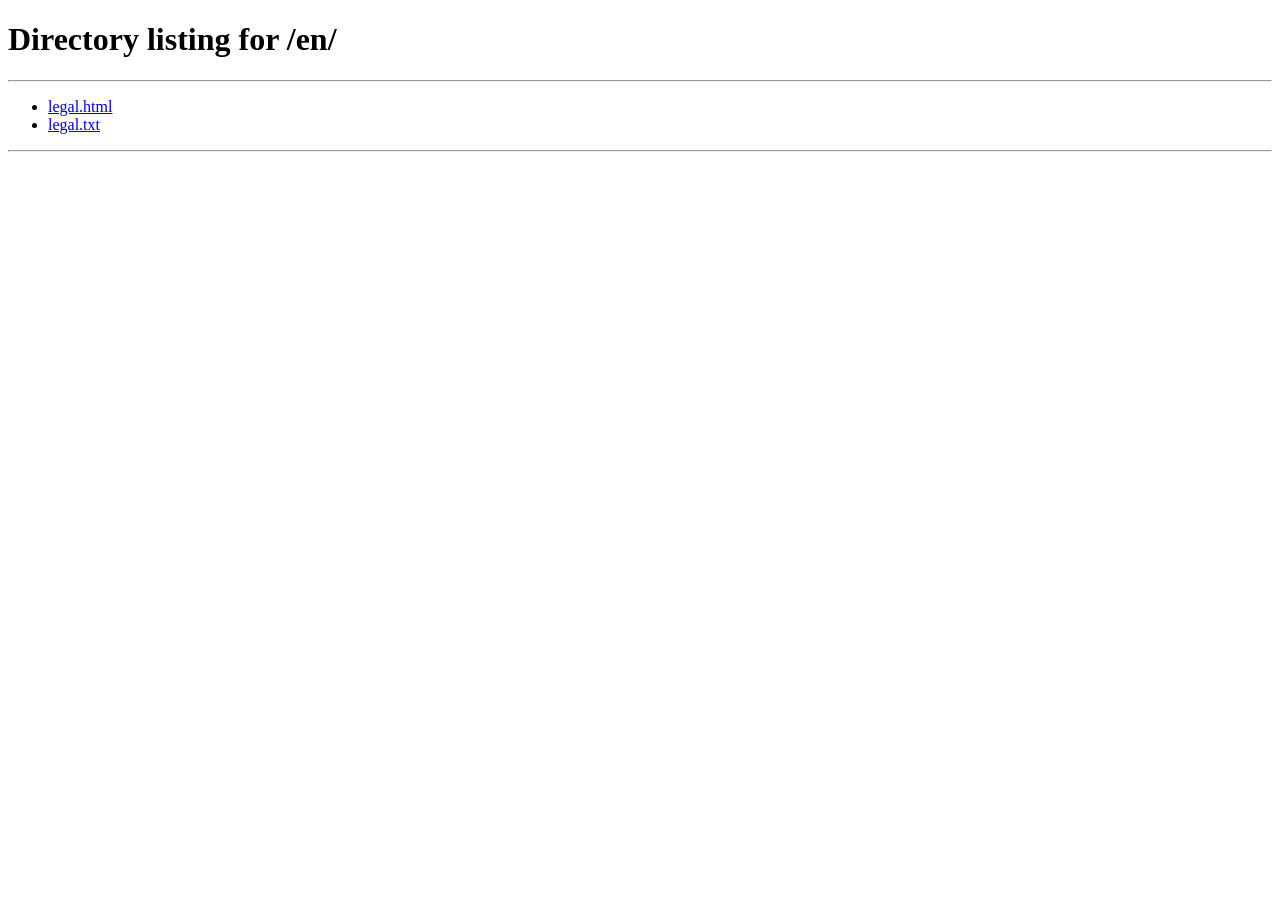
<file: index.html>
<!DOCTYPE html><!--ZIBlwxKakRhrOqynDueOf--><html lang="en" class="__variable_7a34d3 __variable_3eb911 __variable_ecea63"><head><meta charSet="utf-8"/><meta name="viewport" content="width=device-width, initial-scale=1"/><link rel="stylesheet" href="/_next/static/css/e1515af699dd4fcb.css" data-precedence="next"/><link rel="preload" as="script" fetchPriority="low" href="/_next/static/chunks/webpack-2e5c330df83643df.js"/><script src="/_next/static/chunks/4bd1b696-c023c6e3521b1417.js" async=""></script><script src="/_next/static/chunks/255-d47fd57964443afe.js" async=""></script><script src="/_next/static/chunks/main-app-be9add86b44972e7.js" async=""></script><script src="/_next/static/chunks/app/page-2cdd7f59476e1385.js" async=""></script><title>Moritz Thiel - Physicist, Builder, Fixer of things</title><meta name="description" content="Personal portfolio of Moritz Thiel"/><script src="/_next/static/chunks/polyfills-42372ed130431b0a.js" noModule=""></script></head><body class="relative"><div hidden=""><!--$--><!--/$--></div><div class="min-h-screen flex items-center justify-center"><p class="text-lg text-gray-600">Redirecting...</p></div><!--$--><!--/$--><script src="/_next/static/chunks/webpack-2e5c330df83643df.js" id="_R_" async=""></script><script>(self.__next_f=self.__next_f||[]).push([0])</script><script>self.__next_f.push([1,"1:\"$Sreact.fragment\"\n2:I[9766,[],\"\"]\n3:I[8924,[],\"\"]\n4:I[1959,[],\"ClientPageRoot\"]\n5:I[7322,[\"974\",\"static/chunks/app/page-2cdd7f59476e1385.js\"],\"default\"]\n8:I[4431,[],\"OutletBoundary\"]\na:I[5278,[],\"AsyncMetadataOutlet\"]\nc:I[4431,[],\"ViewportBoundary\"]\ne:I[4431,[],\"MetadataBoundary\"]\nf:\"$Sreact.suspense\"\n11:I[7150,[],\"\"]\n:HL[\"/_next/static/css/e1515af699dd4fcb.css\",\"style\"]\n"])</script><script>self.__next_f.push([1,"0:{\"P\":null,\"b\":\"ZIBlwxKakRhrOqynDueOf\",\"p\":\"\",\"c\":[\"\",\"\"],\"i\":false,\"f\":[[[\"\",{\"children\":[\"__PAGE__\",{}]},\"$undefined\",\"$undefined\",true],[\"\",[\"$\",\"$1\",\"c\",{\"children\":[[[\"$\",\"link\",\"0\",{\"rel\":\"stylesheet\",\"href\":\"/_next/static/css/e1515af699dd4fcb.css\",\"precedence\":\"next\",\"crossOrigin\":\"$undefined\",\"nonce\":\"$undefined\"}]],[\"$\",\"html\",null,{\"lang\":\"en\",\"className\":\"__variable_7a34d3 __variable_3eb911 __variable_ecea63\",\"children\":[\"$\",\"body\",null,{\"className\":\"relative\",\"children\":[\"$\",\"$L2\",null,{\"parallelRouterKey\":\"children\",\"error\":\"$undefined\",\"errorStyles\":\"$undefined\",\"errorScripts\":\"$undefined\",\"template\":[\"$\",\"$L3\",null,{}],\"templateStyles\":\"$undefined\",\"templateScripts\":\"$undefined\",\"notFound\":[[[\"$\",\"title\",null,{\"children\":\"404: This page could not be found.\"}],[\"$\",\"div\",null,{\"style\":{\"fontFamily\":\"system-ui,\\\"Segoe UI\\\",Roboto,Helvetica,Arial,sans-serif,\\\"Apple Color Emoji\\\",\\\"Segoe UI Emoji\\\"\",\"height\":\"100vh\",\"textAlign\":\"center\",\"display\":\"flex\",\"flexDirection\":\"column\",\"alignItems\":\"center\",\"justifyContent\":\"center\"},\"children\":[\"$\",\"div\",null,{\"children\":[[\"$\",\"style\",null,{\"dangerouslySetInnerHTML\":{\"__html\":\"body{color:#000;background:#fff;margin:0}.next-error-h1{border-right:1px solid rgba(0,0,0,.3)}@media (prefers-color-scheme:dark){body{color:#fff;background:#000}.next-error-h1{border-right:1px solid rgba(255,255,255,.3)}}\"}}],[\"$\",\"h1\",null,{\"className\":\"next-error-h1\",\"style\":{\"display\":\"inline-block\",\"margin\":\"0 20px 0 0\",\"padding\":\"0 23px 0 0\",\"fontSize\":24,\"fontWeight\":500,\"verticalAlign\":\"top\",\"lineHeight\":\"49px\"},\"children\":404}],[\"$\",\"div\",null,{\"style\":{\"display\":\"inline-block\"},\"children\":[\"$\",\"h2\",null,{\"style\":{\"fontSize\":14,\"fontWeight\":400,\"lineHeight\":\"49px\",\"margin\":0},\"children\":\"This page could not be found.\"}]}]]}]}]],[]],\"forbidden\":\"$undefined\",\"unauthorized\":\"$undefined\"}]}]}]]}],{\"children\":[\"__PAGE__\",[\"$\",\"$1\",\"c\",{\"children\":[[\"$\",\"$L4\",null,{\"Component\":\"$5\",\"searchParams\":{},\"params\":{},\"promises\":[\"$@6\",\"$@7\"]}],null,[\"$\",\"$L8\",null,{\"children\":[\"$L9\",[\"$\",\"$La\",null,{\"promise\":\"$@b\"}]]}]]}],{},null,false]},null,false],[\"$\",\"$1\",\"h\",{\"children\":[null,[[\"$\",\"$Lc\",null,{\"children\":\"$Ld\"}],null],[\"$\",\"$Le\",null,{\"children\":[\"$\",\"div\",null,{\"hidden\":true,\"children\":[\"$\",\"$f\",null,{\"fallback\":null,\"children\":\"$L10\"}]}]}]]}],false]],\"m\":\"$undefined\",\"G\":[\"$11\",[]],\"s\":false,\"S\":true}\n"])</script><script>self.__next_f.push([1,"6:{}\n7:\"$0:f:0:1:2:children:1:props:children:0:props:params\"\n"])</script><script>self.__next_f.push([1,"d:[[\"$\",\"meta\",\"0\",{\"charSet\":\"utf-8\"}],[\"$\",\"meta\",\"1\",{\"name\":\"viewport\",\"content\":\"width=device-width, initial-scale=1\"}]]\n9:null\n"])</script><script>self.__next_f.push([1,"b:{\"metadata\":[[\"$\",\"title\",\"0\",{\"children\":\"Moritz Thiel - Physicist, Builder, Fixer of things\"}],[\"$\",\"meta\",\"1\",{\"name\":\"description\",\"content\":\"Personal portfolio of Moritz Thiel\"}]],\"error\":null,\"digest\":\"$undefined\"}\n"])</script><script>self.__next_f.push([1,"10:\"$b:metadata\"\n"])</script></body></html>
</file>
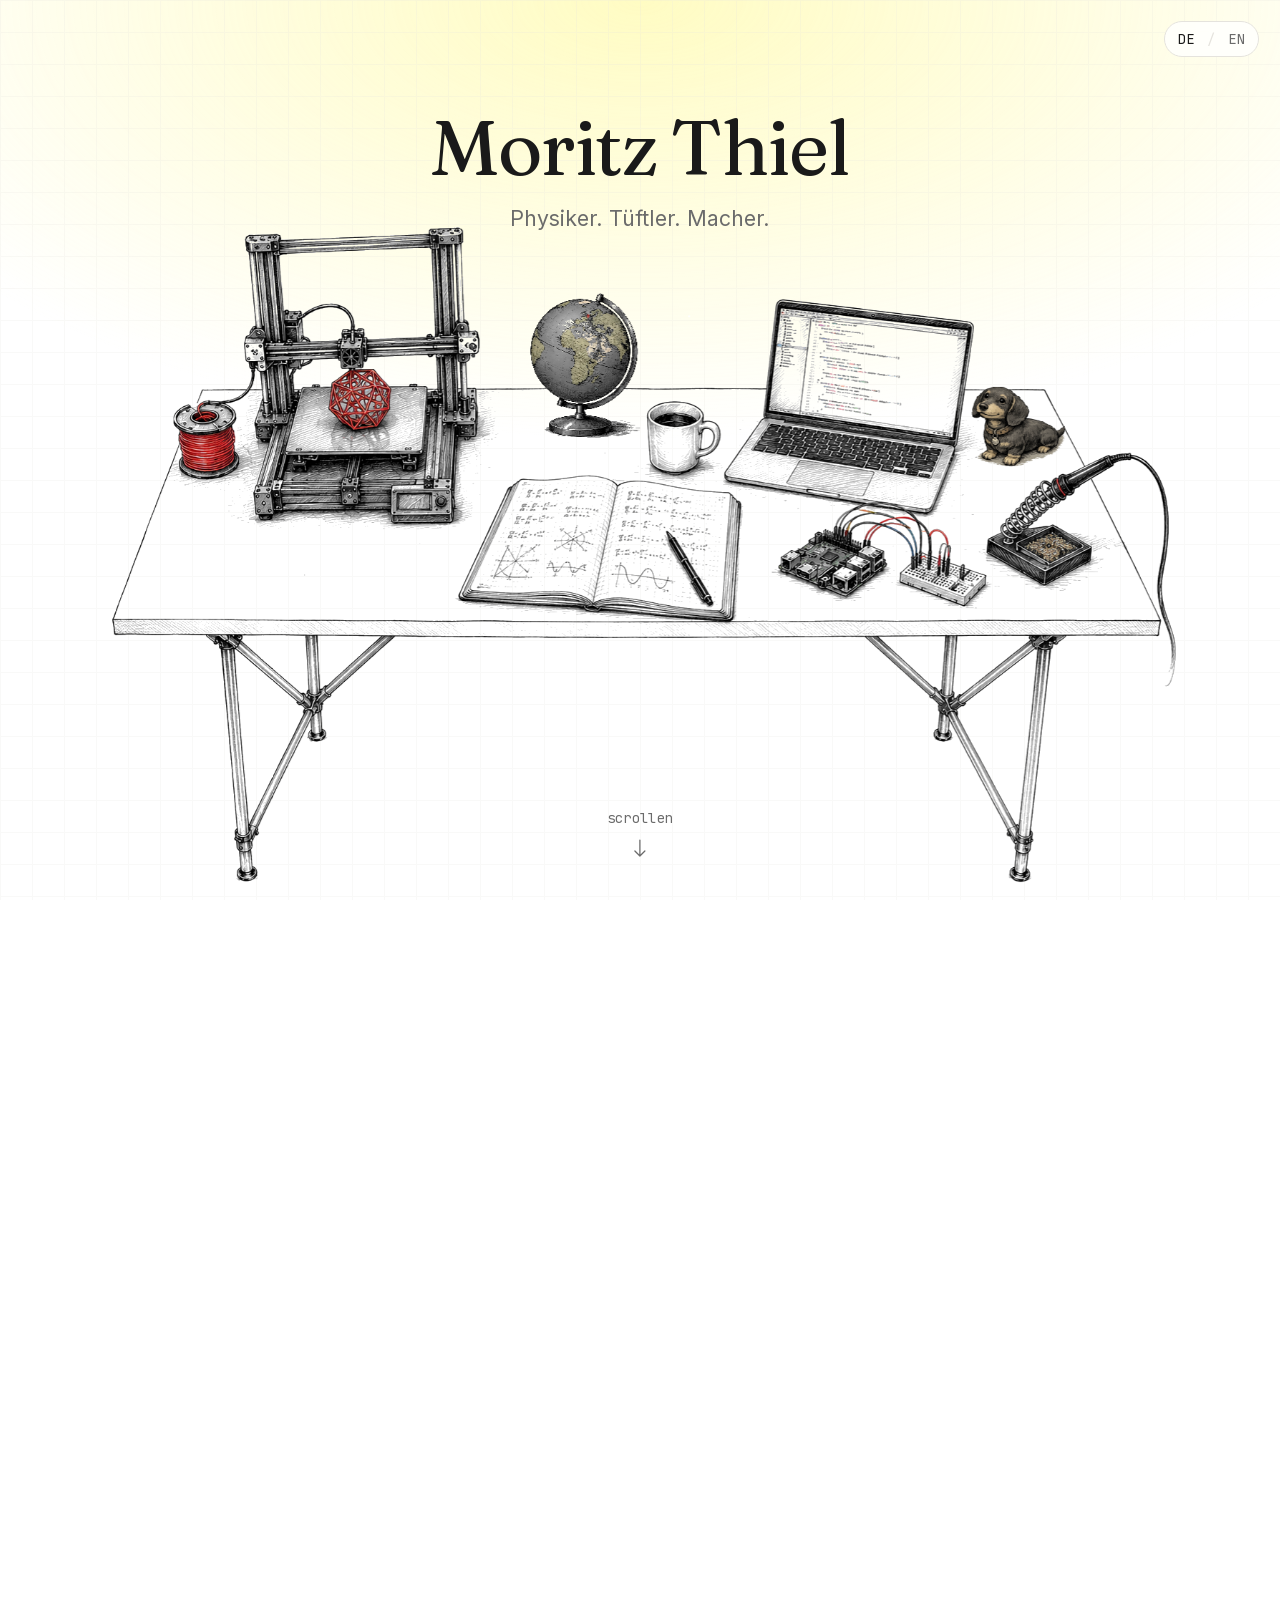
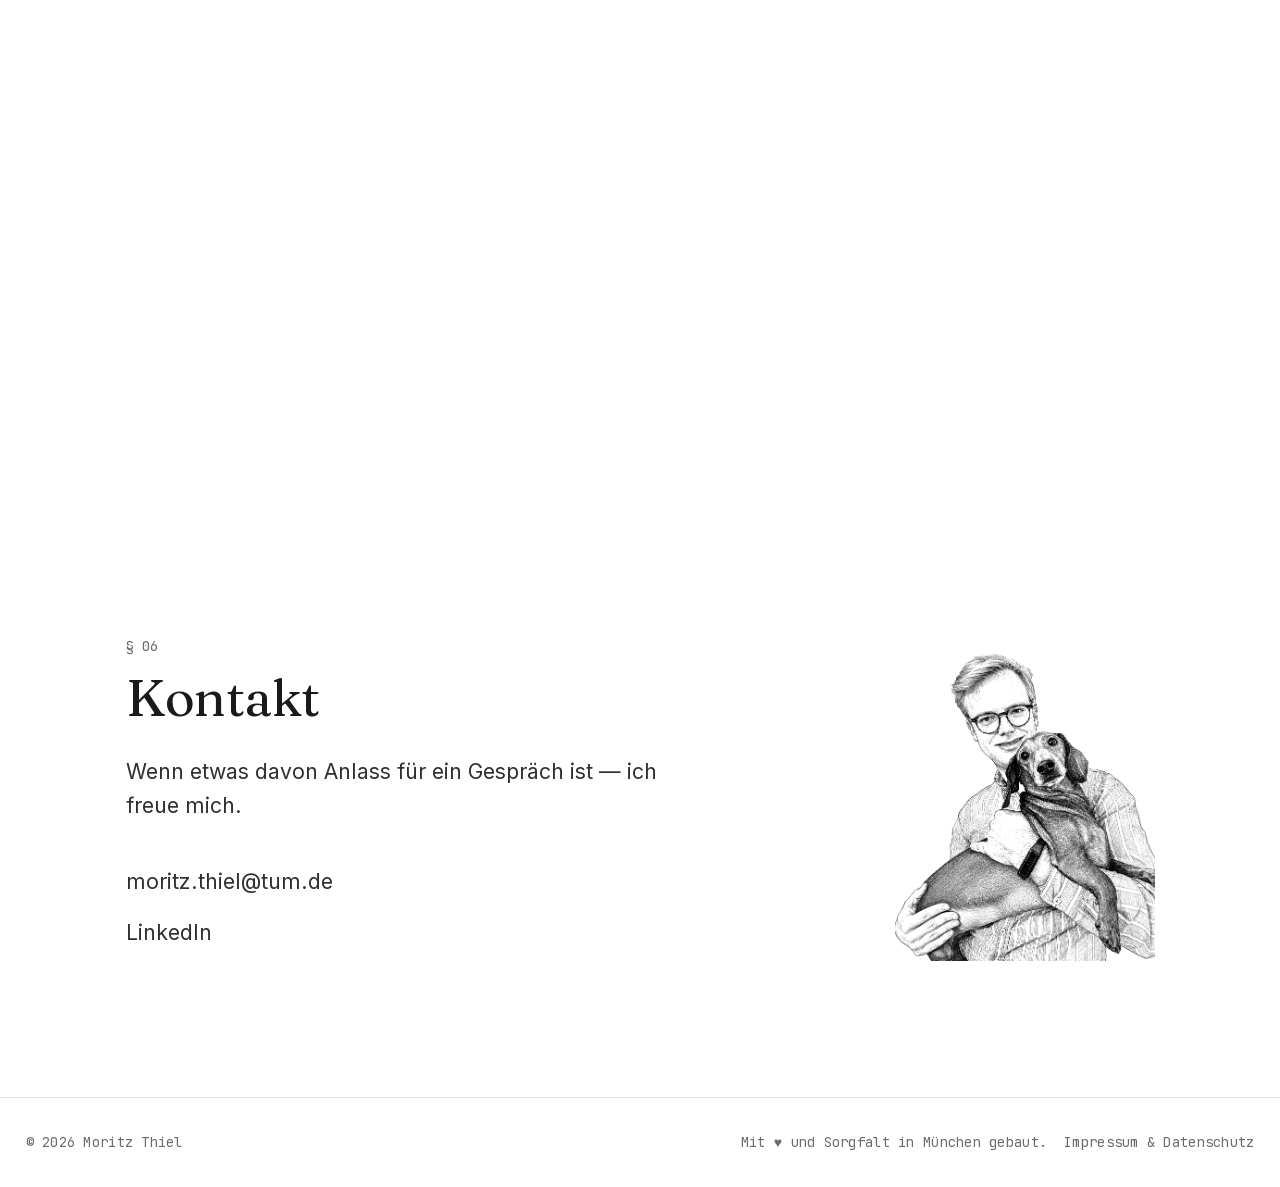
<file: de.html>
<!DOCTYPE html><!--ZIBlwxKakRhrOqynDueOf--><html lang="en" class="__variable_7a34d3 __variable_3eb911 __variable_ecea63"><head><meta charSet="utf-8"/><meta name="viewport" content="width=device-width, initial-scale=1"/><link rel="preload" as="image" href="/images/hero-desk.png"/><link rel="stylesheet" href="/_next/static/css/e1515af699dd4fcb.css" data-precedence="next"/><link rel="preload" as="script" fetchPriority="low" href="/_next/static/chunks/webpack-2e5c330df83643df.js"/><script src="/_next/static/chunks/4bd1b696-c023c6e3521b1417.js" async=""></script><script src="/_next/static/chunks/255-d47fd57964443afe.js" async=""></script><script src="/_next/static/chunks/main-app-be9add86b44972e7.js" async=""></script><script src="/_next/static/chunks/c15bf2b0-52e8419f34af26ab.js" async=""></script><script src="/_next/static/chunks/619-ba102abea3e3d0e4.js" async=""></script><script src="/_next/static/chunks/604-8314225c9d02bb41.js" async=""></script><script src="/_next/static/chunks/122-20a345643dbbb891.js" async=""></script><script src="/_next/static/chunks/app/%5Blocale%5D/page-03c173877c72a98d.js" async=""></script><script src="/_next/static/chunks/app/%5Blocale%5D/layout-f8d26d200f02e979.js" async=""></script><title>Moritz Thiel — Physiker, Tüftler, Macher</title><meta name="description" content="Persönliches Portfolio von Moritz Thiel — Projekte aus Physik, Elektronik, Code und Werkstatt."/><script src="/_next/static/chunks/polyfills-42372ed130431b0a.js" noModule=""></script></head><body class="relative"><div hidden=""><!--$--><!--/$--></div><div aria-hidden="true" class="pointer-events-none fixed inset-0 z-0"><div class="absolute inset-0" style="background-image:radial-gradient(ellipse 90% 65% at 50% 0%, #FFF991 0%, transparent 75%);opacity:0.55;mix-blend-mode:multiply"></div><div class="absolute inset-0" style="background-image:linear-gradient(to right, #E5E3DD 1px, transparent 1px), linear-gradient(to bottom, #E5E3DD 1px, transparent 1px);background-size:32px 32px;opacity:0.22"></div></div><div class="fixed top-5 right-5 z-50 flex items-center gap-3 text-mono rounded-full border border-hairline px-3 py-1.5" style="background-color:rgba(255, 255, 255, 0.78);backdrop-filter:blur(4px)"><button type="button" class="text-ink" aria-current="true">DE</button><span class="text-hairline">/</span><button type="button" class="text-muted hover:text-ink transition-colors">EN</button></div><main class="relative z-10"><div class="lg:hidden"><section class="relative w-full h-screen flex flex-col items-center px-6 pt-[10vh] md:pt-[12vh] pb-[14vh]"><div class="relative z-10 flex flex-col items-center text-center w-full"><h1 class="text-display">Moritz Thiel</h1><p class="text-body-lg text-muted mt-3">Physiker. Tüftler. Macher.</p></div><div class="relative z-10 flex-1 w-full max-w-[820px] mt-4 md:mt-8 min-h-0"><img alt="" decoding="async" data-nimg="fill" class="object-contain ink-illustration" style="position:absolute;height:100%;width:100%;left:0;top:0;right:0;bottom:0;color:transparent" src="/images/hero-desk.png"/></div><div class="absolute bottom-10 left-1/2 -translate-x-1/2 flex flex-col items-center gap-2 text-muted" aria-hidden="true"><span class="text-mono">scrollen</span><svg width="14" height="20" viewBox="0 0 14 20" fill="none" class="animate-[scroll-cue_2s_ease-in-out_infinite]"><path d="M7 2 V18 M2 13 L7 18 L12 13" stroke="currentColor" stroke-width="1.25" stroke-linecap="round" stroke-linejoin="round"></path></svg><style>
        @keyframes scroll-cue {
          0%, 100% { transform: translateY(0); opacity: 0.6; }
          50% { transform: translateY(4px); opacity: 1; }
        }
      </style></div></section></div><div class="lg:hidden"><div class="w-full"><section class="w-full px-6 py-16 md:py-24 max-w-[720px] mx-auto"><div class="relative w-full aspect-[16/10] mb-8"><img alt="" loading="lazy" decoding="async" data-nimg="fill" class="object-contain ink-illustration" style="position:absolute;height:100%;width:100%;left:0;top:0;right:0;bottom:0;color:transparent" src="/images/zoom-notebook.png"/></div><div class="text-mono text-muted mb-2">§ 01</div><h2 class="text-h1 mb-4">Über mich</h2><p class="text-body-lg text-ink/90 mb-8">Physiker mit einer Vorliebe für Labore. Studium in München und San Diego, Forschung im Labor, Spaß am Rausfinden wie Dinge funktionieren.</p><ul class="flex flex-col gap-6"><li class="flex flex-col gap-1 border-t border-hairline pt-4"><div class="font-medium">Wissenschaftliche Beiträge</div><ul class="flex flex-col gap-3 ml-4 mt-2"><li class="flex flex-col gap-1 border-t border-hairline pt-2"><div class="font-medium">Sustainable Aviation Fuel from Sunlight and Air: Progress and Perspectives</div><div class="text-muted text-[0.875rem]">Baldiger Konferenzvortrag auf der 16. internationalen EASN Konferenz in Toulouse, 2026.</div></li><li class="flex flex-col gap-1 border-t border-hairline pt-2"><div class="font-medium">SUN-to-LIQUID II: Environmental and Economic Perspectives of Sustainable Aviation Fuel from Sunlight and Air</div><div class="text-muted text-[0.875rem]">Konferenzvortrag auf der 15. internationalen EASN Konferenz in Madrid, 2025.</div></li><li class="flex flex-col gap-1 border-t border-hairline pt-2"><div class="font-medium">Elektrochemische Erosion von Platinnanopartikeln für die Sauerstoffreduktionsreaktion: Optimierung und Skalierung</div><div class="text-muted text-[0.875rem]">Masterarbeit, Technische Universität München (TUM), Prof. Bandarenka, Lehrstuhl für Energieumwandlung und Speicherung.</div></li></ul></li><li class="flex flex-col gap-1 border-t border-hairline pt-4"><div class="font-medium">Ausbildung</div><div class="text-muted text-[0.9375rem]">M.Sc. Physik, Technische Universität München. Schwerpunkt: Elektrochemie und Computergestützte Physik.</div></li><li class="flex flex-col gap-1 border-t border-hairline pt-4"><div class="font-medium">Aktuell</div><div class="text-muted text-[0.9375rem]">Wissenschaftlicher Mitarbeiter bei Bauhaus Luftfahrt e.V., einem Thinktank. Schwerpunkt: Modellierung von chemischen und physikalischen Prozesse für die herstellung erneuerbarer Kraftstoffe.</div></li><li class="flex flex-col gap-1 border-t border-hairline pt-4"><div class="font-medium"><a href="/cv_de.pdf" class="link-accent">Lebenslauf</a></div><div class="text-muted text-[0.9375rem]"><a href="/cv_de.pdf" class="link-accent" target="_blank" rel="noopener noreferrer">Lebenslauf herunterladen (PDF)</a></div></li></ul></section><section class="w-full px-6 py-16 md:py-24 max-w-[720px] mx-auto"><div class="relative w-full aspect-[16/10] mb-8"><img alt="" loading="lazy" decoding="async" data-nimg="fill" class="object-contain ink-illustration" style="position:absolute;height:100%;width:100%;left:0;top:0;right:0;bottom:0;color:transparent" src="/images/zoom-printer.png"/></div><div class="text-mono text-muted mb-2">§ 02</div><h2 class="text-h1 mb-4">Gedrucktes</h2><p class="text-body-lg text-ink/90 mb-8">Was sich messen lässt, lässt sich auch konstruieren. CAD am Abend, Drucker über Nacht, am Morgen ein Bauteil in der Hand.</p><ul class="flex flex-col gap-6"><li class="flex flex-col gap-1 border-t border-hairline pt-4"><div class="font-medium">Wanduhr im Bahnhofsstil</div><div class="text-muted text-[0.9375rem]">Inspiriert von der Bahn, meinem Vorbild in Sachen pünktlichkeit, eine Wanduhr.</div></li><li class="flex flex-col gap-1 border-t border-hairline pt-4"><div class="font-medium">Adapter für die Kaffeemühle</div><div class="text-muted text-[0.9375rem]">Die Kaffemühle der Wahl ist nicht kompatibel mit der Wunschkaffeemaschine? Das lässt sich leicht beheben.</div></li><li class="flex flex-col gap-1 border-t border-hairline pt-4"><div class="font-medium">Viele Knöpfe, Halter, Klemmen</div><div class="text-muted text-[0.9375rem]">Nicht jedes Gerät an dem was abbricht ist gleich Schrott. Ein bisschen 3D-Drucken und schon funktioniert es wieder - Reparieren ist wichtig, das ist nachhaltig.</div></li></ul></section><section class="w-full px-6 py-16 md:py-24 max-w-[720px] mx-auto"><div class="relative w-full aspect-[16/10] mb-8"><img alt="" loading="lazy" decoding="async" data-nimg="fill" class="object-contain ink-illustration" style="position:absolute;height:100%;width:100%;left:0;top:0;right:0;bottom:0;color:transparent" src="/images/zoom-laptop.png"/></div><div class="text-mono text-muted mb-2">§ 03</div><h2 class="text-h1 mb-4">Geschriebener Code</h2><p class="text-body-lg text-ink/90 mb-8">Meistens Python, manchmal was neues, immer aus Notwendigkeit. Vibe-Coding hat die Grenzen des möglichen sehr erweitert. Werkzeuge, die kleinere Probleme lösen — keine Plattformen.</p><ul class="flex flex-col gap-6"><li class="flex flex-col gap-1 border-t border-hairline pt-4"><div class="font-medium">Kindle Wetter Dashboard</div><div class="text-muted text-[0.9375rem]">Macht aus meinem alten Kindle etwas neues. Jede Stunde der aktuelle Wetterbericht, mit einer Akkulaufzeit, die ewig reicht.</div></li><li class="flex flex-col gap-1 border-t border-hairline pt-4"><div class="font-medium">Episoden Tracker</div><div class="text-muted text-[0.9375rem]">Sammelt Lieblingsserien in einer Liste, zieht sich neue Folgen automatisch per API und bindet sie wenn möglich ein. Kein Streaming, nur Übersicht.</div></li><li class="flex flex-col gap-1 border-t border-hairline pt-4"><div class="font-medium">Rezept-Extraktor</div><div class="text-muted text-[0.9375rem]">Script, das Kochrezepte von Webseiten scraped und mit KI in ein einheitliches, werbefreies Markdown-Format bringt. Landet direkt im eigenen Notizarchiv.</div></li></ul></section><section class="w-full px-6 py-16 md:py-24 max-w-[720px] mx-auto"><div class="relative w-full aspect-[16/10] mb-8"><img alt="" loading="lazy" decoding="async" data-nimg="fill" class="object-contain ink-illustration" style="position:absolute;height:100%;width:100%;left:0;top:0;right:0;bottom:0;color:transparent" src="/images/zoom-electronics.png"/></div><div class="text-mono text-muted mb-2">§ 04</div><h2 class="text-h1 mb-4">Elektronik &amp; Schaltungen</h2><p class="text-body-lg text-ink/90 mb-8">Mit dem Lötkolben angefangen, bei der Platine gelandet. Mehr Sensoren als die Wohnung eigentlich braucht.</p><ul class="flex flex-col gap-6"><li class="flex flex-col gap-1 border-t border-hairline pt-4"><div class="font-medium">Tageslichtwecker</div><div class="text-muted text-[0.9375rem]">Ein Pi Zero, MOSFETS, ein Lautsprecher und ein paar LED Streifen. Schon fällt das Aufstehen im Winter nicht mehr so schwer.</div></li><li class="flex flex-col gap-1 border-t border-hairline pt-4"><div class="font-medium">Zeppelin Steuerung</div><div class="text-muted text-[0.9375rem]">Ein Selbstgebauter Zeppelin braucht natürlich auch Antrieb und Steuerung, sonst wäre er nur ein besserer Helium Ballon. Servos, Motoren, Antennenmodule und ein Arduino helfen da. Funfact: die DIY-Fernbedinung kann auch das Garagentor öffnen.</div></li><li class="flex flex-col gap-1 border-t border-hairline pt-4"><div class="font-medium">Wettersatellitenbild Empfänger</div><div class="text-muted text-[0.9375rem]">Kleine selbstgebaute Antenne, USB-SDR-Empfänger, ein Script. Fängt Wetterbilder direkt aus dem Orbit ein, ganz ohne Internet oder Abo.</div></li></ul></section><section class="w-full px-6 py-16 md:py-24 max-w-[720px] mx-auto"><div class="relative w-full aspect-[16/10] mb-8"><img alt="" loading="lazy" decoding="async" data-nimg="fill" class="object-contain ink-illustration" style="position:absolute;height:100%;width:100%;left:0;top:0;right:0;bottom:0;color:transparent" src="/images/zoom-globe.png"/></div><div class="text-mono text-muted mb-2">§ 05</div><h2 class="text-h1 mb-4">Privat &amp; Persönlich</h2><p class="text-body-lg text-ink/90 mb-8">Neben der Werkstatt und dem Code gibt es Dinge, die mich weltweit umtreiben. Alte Steine, schnelle Flugzeuge und Organisationen, die unsere Welt besser machen.</p><ul class="flex flex-col gap-6"><li class="flex flex-col gap-1 border-t border-hairline pt-4"><div class="font-medium">Alte Ruinen erkunden</div><div class="text-muted text-[0.9375rem]">Von Herculaneum über Delphi bis nach MySon und Gyeongju — die Spur der Geschichte zu verfolgen und zu verstehen, wie vergangene Zivilisationen gelebt und gebaut haben. Auch Tskaltubo in Georgien und der Genbaku Dome in Hiroshima gehören dazu, Ruinen des 20. Jahrhunderts.</div></li><li class="flex flex-col gap-1 border-t border-hairline pt-4"><div class="font-medium">Concorde-Jagd in Museen</div><div class="text-muted text-[0.9375rem]">Ein technisches Meisterwerk, das seine Zeit weit voraus war. Jedesmal, wenn ich vor einer Concorde stehe, spüre ich den Pioniergeist der Luftfahrt. Momentan bei 5/19</div></li><li class="flex flex-col gap-1 border-t border-hairline pt-4"><div class="font-medium">Organisationen, die ich unterstütze</div><ul class="flex flex-col gap-3 ml-4 mt-2"><li class="flex flex-col gap-1 border-t border-hairline pt-2"><div class="font-medium">Wikipedia</div><div class="text-muted text-[0.875rem]">Freies Wissen für alle. Eine Welt ohne Wikipedia wäre eine Welt ohne schnellen Zugang zu verlässlicher Information — unverzichtbar für Bildung und Neugier.</div></li><li class="flex flex-col gap-1 border-t border-hairline pt-2"><div class="font-medium">GFF – Gesellschaft für Freiheitsrechte</div><div class="text-muted text-[0.875rem]">Kämpft für digitale Grundrechte in Deutschland. Ohne sie gäbe es weniger Datenschutz, weniger Transparenz und mehr staatliche Überwachung.</div></li><li class="flex flex-col gap-1 border-t border-hairline pt-2"><div class="font-medium">VSA – Verband der Stipendiaten der FNF</div><div class="text-muted text-[0.875rem]">Netzwerk für verantwortungsvolle Führungskräfte. Wirksame Förderung von Talent, das Gesellschaft und Wissenschaft voranbringt.</div></li></ul></li></ul></section></div></div><section class="hidden lg:block relative w-full h-screen overflow-hidden"><div class="absolute inset-0 z-10 flex items-center justify-center px-6"><div class="relative w-full max-w-[1100px] aspect-[3/2]" style="will-change:transform, opacity"><img alt="" decoding="async" data-nimg="fill" class="object-contain ink-illustration" style="position:absolute;height:100%;width:100%;left:0;top:0;right:0;bottom:0;color:transparent" src="/images/hero-desk.png"/></div></div><div class="absolute inset-0 z-40 pointer-events-none" style="will-change:opacity"><div class="relative w-full h-full flex flex-col items-center pt-[12vh]"><h1 class="text-display">Moritz Thiel</h1><p class="text-body-lg text-muted mt-3">Physiker. Tüftler. Macher.</p><div class="absolute bottom-10 left-1/2 -translate-x-1/2 flex flex-col items-center gap-2 text-muted" aria-hidden="true"><span class="text-mono">scrollen</span><svg width="14" height="20" viewBox="0 0 14 20" fill="none" class="animate-[scroll-cue_2s_ease-in-out_infinite]"><path d="M7 2 V18 M2 13 L7 18 L12 13" stroke="currentColor" stroke-width="1.25" stroke-linecap="round" stroke-linejoin="round"></path></svg><style>
        @keyframes scroll-cue {
          0%, 100% { transform: translateY(0); opacity: 0.6; }
          50% { transform: translateY(4px); opacity: 1; }
        }
      </style></div></div></div><div class="absolute inset-0 z-20 flex items-center justify-center px-6" style="will-change:opacity, transform;opacity:0"><div class="relative w-full max-w-[1100px] aspect-[16/10]"><img alt="" loading="lazy" decoding="async" data-nimg="fill" class="object-contain ink-illustration" style="position:absolute;height:100%;width:100%;left:0;top:0;right:0;bottom:0;color:transparent" src="/images/zoom-notebook.png"/></div></div><div class="absolute inset-0 z-20 flex items-center justify-center px-6" style="will-change:opacity, transform;opacity:0"><div class="relative w-full max-w-[1100px] aspect-[16/10]"><img alt="" loading="lazy" decoding="async" data-nimg="fill" class="object-contain ink-illustration" style="position:absolute;height:100%;width:100%;left:0;top:0;right:0;bottom:0;color:transparent" src="/images/zoom-printer.png"/></div></div><div class="absolute inset-0 z-20 flex items-center justify-center px-6" style="will-change:opacity, transform;opacity:0"><div class="relative w-full max-w-[1100px] aspect-[16/10]"><img alt="" loading="lazy" decoding="async" data-nimg="fill" class="object-contain ink-illustration" style="position:absolute;height:100%;width:100%;left:0;top:0;right:0;bottom:0;color:transparent" src="/images/zoom-laptop.png"/></div></div><div class="absolute inset-0 z-20 flex items-center justify-center px-6" style="will-change:opacity, transform;opacity:0"><div class="relative w-full max-w-[1100px] aspect-[16/10]"><img alt="" loading="lazy" decoding="async" data-nimg="fill" class="object-contain ink-illustration" style="position:absolute;height:100%;width:100%;left:0;top:0;right:0;bottom:0;color:transparent" src="/images/zoom-electronics.png"/></div></div><div class="absolute inset-0 z-20 flex items-center justify-center px-6" style="will-change:opacity, transform;opacity:0"><div class="relative w-full max-w-[1100px] aspect-[16/10]"><img alt="" loading="lazy" decoding="async" data-nimg="fill" class="object-contain ink-illustration" style="position:absolute;height:100%;width:100%;left:0;top:0;right:0;bottom:0;color:transparent" src="/images/zoom-globe.png"/></div></div><div class="absolute top-0 bottom-0 left-0 w-[38%] z-30 flex items-center pl-12 pr-8 xl:pl-20 xl:pr-10" style="opacity:0;will-change:opacity, transform"><div class="w-full max-w-[440px]"><div class="text-mono text-muted mb-3">§ 01</div><h2 class="text-h1 mb-4">Über mich</h2><p class="text-[1.0625rem] leading-[1.6] text-ink/90 mb-7">Physiker mit einer Vorliebe für Labore. Studium in München und San Diego, Forschung im Labor, Spaß am Rausfinden wie Dinge funktionieren.</p><ul class="flex flex-col gap-3"><li class="flex flex-col gap-0.5"><div class="font-medium text-[0.9375rem]">Wissenschaftliche Beiträge</div><ul class="flex flex-col gap-2 ml-4 mt-1"><li class="flex flex-col gap-0.5"><div class="font-medium text-[0.875rem]">Sustainable Aviation Fuel from Sunlight and Air: Progress and Perspectives</div><div class="text-muted text-[0.8125rem]">Baldiger Konferenzvortrag auf der 16. internationalen EASN Konferenz in Toulouse, 2026.</div></li><li class="flex flex-col gap-0.5"><div class="font-medium text-[0.875rem]">SUN-to-LIQUID II: Environmental and Economic Perspectives of Sustainable Aviation Fuel from Sunlight and Air</div><div class="text-muted text-[0.8125rem]">Konferenzvortrag auf der 15. internationalen EASN Konferenz in Madrid, 2025.</div></li><li class="flex flex-col gap-0.5"><div class="font-medium text-[0.875rem]">Elektrochemische Erosion von Platinnanopartikeln für die Sauerstoffreduktionsreaktion: Optimierung und Skalierung</div><div class="text-muted text-[0.8125rem]">Masterarbeit, Technische Universität München (TUM), Prof. Bandarenka, Lehrstuhl für Energieumwandlung und Speicherung.</div></li></ul></li><li class="flex flex-col gap-0.5"><div class="font-medium text-[0.9375rem]">Ausbildung</div><div class="text-muted text-[0.875rem]">M.Sc. Physik, Technische Universität München. Schwerpunkt: Elektrochemie und Computergestützte Physik.</div></li><li class="flex flex-col gap-0.5"><div class="font-medium text-[0.9375rem]">Aktuell</div><div class="text-muted text-[0.875rem]">Wissenschaftlicher Mitarbeiter bei Bauhaus Luftfahrt e.V., einem Thinktank. Schwerpunkt: Modellierung von chemischen und physikalischen Prozesse für die herstellung erneuerbarer Kraftstoffe.</div></li><li class="flex flex-col gap-0.5"><div class="font-medium text-[0.9375rem]"><a href="/cv_de.pdf" class="link-accent">Lebenslauf</a></div><div class="text-muted text-[0.875rem]"><a href="/cv_de.pdf" class="link-accent" target="_blank" rel="noopener noreferrer">Lebenslauf herunterladen (PDF)</a></div></li></ul></div></div><div class="absolute top-0 bottom-0 left-0 w-[38%] z-30 flex items-center pl-12 pr-8 xl:pl-20 xl:pr-10" style="opacity:0;will-change:opacity, transform"><div class="w-full max-w-[440px]"><div class="text-mono text-muted mb-3">§ 02</div><h2 class="text-h1 mb-4">Gedrucktes</h2><p class="text-[1.0625rem] leading-[1.6] text-ink/90 mb-7">Was sich messen lässt, lässt sich auch konstruieren. CAD am Abend, Drucker über Nacht, am Morgen ein Bauteil in der Hand.</p><ul class="flex flex-col gap-3"><li class="flex flex-col gap-0.5"><div class="font-medium text-[0.9375rem]">Wanduhr im Bahnhofsstil</div><div class="text-muted text-[0.875rem]">Inspiriert von der Bahn, meinem Vorbild in Sachen pünktlichkeit, eine Wanduhr.</div></li><li class="flex flex-col gap-0.5"><div class="font-medium text-[0.9375rem]">Adapter für die Kaffeemühle</div><div class="text-muted text-[0.875rem]">Die Kaffemühle der Wahl ist nicht kompatibel mit der Wunschkaffeemaschine? Das lässt sich leicht beheben.</div></li><li class="flex flex-col gap-0.5"><div class="font-medium text-[0.9375rem]">Viele Knöpfe, Halter, Klemmen</div><div class="text-muted text-[0.875rem]">Nicht jedes Gerät an dem was abbricht ist gleich Schrott. Ein bisschen 3D-Drucken und schon funktioniert es wieder - Reparieren ist wichtig, das ist nachhaltig.</div></li></ul></div></div><div class="absolute top-0 bottom-0 left-0 w-[38%] z-30 flex items-center pl-12 pr-8 xl:pl-20 xl:pr-10" style="opacity:0;will-change:opacity, transform"><div class="w-full max-w-[440px]"><div class="text-mono text-muted mb-3">§ 03</div><h2 class="text-h1 mb-4">Geschriebener Code</h2><p class="text-[1.0625rem] leading-[1.6] text-ink/90 mb-7">Meistens Python, manchmal was neues, immer aus Notwendigkeit. Vibe-Coding hat die Grenzen des möglichen sehr erweitert. Werkzeuge, die kleinere Probleme lösen — keine Plattformen.</p><ul class="flex flex-col gap-3"><li class="flex flex-col gap-0.5"><div class="font-medium text-[0.9375rem]">Kindle Wetter Dashboard</div><div class="text-muted text-[0.875rem]">Macht aus meinem alten Kindle etwas neues. Jede Stunde der aktuelle Wetterbericht, mit einer Akkulaufzeit, die ewig reicht.</div></li><li class="flex flex-col gap-0.5"><div class="font-medium text-[0.9375rem]">Episoden Tracker</div><div class="text-muted text-[0.875rem]">Sammelt Lieblingsserien in einer Liste, zieht sich neue Folgen automatisch per API und bindet sie wenn möglich ein. Kein Streaming, nur Übersicht.</div></li><li class="flex flex-col gap-0.5"><div class="font-medium text-[0.9375rem]">Rezept-Extraktor</div><div class="text-muted text-[0.875rem]">Script, das Kochrezepte von Webseiten scraped und mit KI in ein einheitliches, werbefreies Markdown-Format bringt. Landet direkt im eigenen Notizarchiv.</div></li></ul></div></div><div class="absolute top-0 bottom-0 left-0 w-[38%] z-30 flex items-center pl-12 pr-8 xl:pl-20 xl:pr-10" style="opacity:0;will-change:opacity, transform"><div class="w-full max-w-[440px]"><div class="text-mono text-muted mb-3">§ 04</div><h2 class="text-h1 mb-4">Elektronik &amp; Schaltungen</h2><p class="text-[1.0625rem] leading-[1.6] text-ink/90 mb-7">Mit dem Lötkolben angefangen, bei der Platine gelandet. Mehr Sensoren als die Wohnung eigentlich braucht.</p><ul class="flex flex-col gap-3"><li class="flex flex-col gap-0.5"><div class="font-medium text-[0.9375rem]">Tageslichtwecker</div><div class="text-muted text-[0.875rem]">Ein Pi Zero, MOSFETS, ein Lautsprecher und ein paar LED Streifen. Schon fällt das Aufstehen im Winter nicht mehr so schwer.</div></li><li class="flex flex-col gap-0.5"><div class="font-medium text-[0.9375rem]">Zeppelin Steuerung</div><div class="text-muted text-[0.875rem]">Ein Selbstgebauter Zeppelin braucht natürlich auch Antrieb und Steuerung, sonst wäre er nur ein besserer Helium Ballon. Servos, Motoren, Antennenmodule und ein Arduino helfen da. Funfact: die DIY-Fernbedinung kann auch das Garagentor öffnen.</div></li><li class="flex flex-col gap-0.5"><div class="font-medium text-[0.9375rem]">Wettersatellitenbild Empfänger</div><div class="text-muted text-[0.875rem]">Kleine selbstgebaute Antenne, USB-SDR-Empfänger, ein Script. Fängt Wetterbilder direkt aus dem Orbit ein, ganz ohne Internet oder Abo.</div></li></ul></div></div><div class="absolute top-0 bottom-0 left-0 w-[38%] z-30 flex items-center pl-12 pr-8 xl:pl-20 xl:pr-10" style="opacity:0;will-change:opacity, transform"><div class="w-full max-w-[440px]"><div class="text-mono text-muted mb-3">§ 05</div><h2 class="text-h1 mb-4">Privat &amp; Persönlich</h2><p class="text-[1.0625rem] leading-[1.6] text-ink/90 mb-7">Neben der Werkstatt und dem Code gibt es Dinge, die mich weltweit umtreiben. Alte Steine, schnelle Flugzeuge und Organisationen, die unsere Welt besser machen.</p><ul class="flex flex-col gap-3"><li class="flex flex-col gap-0.5"><div class="font-medium text-[0.9375rem]">Alte Ruinen erkunden</div><div class="text-muted text-[0.875rem]">Von Herculaneum über Delphi bis nach MySon und Gyeongju — die Spur der Geschichte zu verfolgen und zu verstehen, wie vergangene Zivilisationen gelebt und gebaut haben. Auch Tskaltubo in Georgien und der Genbaku Dome in Hiroshima gehören dazu, Ruinen des 20. Jahrhunderts.</div></li><li class="flex flex-col gap-0.5"><div class="font-medium text-[0.9375rem]">Concorde-Jagd in Museen</div><div class="text-muted text-[0.875rem]">Ein technisches Meisterwerk, das seine Zeit weit voraus war. Jedesmal, wenn ich vor einer Concorde stehe, spüre ich den Pioniergeist der Luftfahrt. Momentan bei 5/19</div></li><li class="flex flex-col gap-0.5"><div class="font-medium text-[0.9375rem]">Organisationen, die ich unterstütze</div><ul class="flex flex-col gap-2 ml-4 mt-1"><li class="flex flex-col gap-0.5"><div class="font-medium text-[0.875rem]">Wikipedia</div><div class="text-muted text-[0.8125rem]">Freies Wissen für alle. Eine Welt ohne Wikipedia wäre eine Welt ohne schnellen Zugang zu verlässlicher Information — unverzichtbar für Bildung und Neugier.</div></li><li class="flex flex-col gap-0.5"><div class="font-medium text-[0.875rem]">GFF – Gesellschaft für Freiheitsrechte</div><div class="text-muted text-[0.8125rem]">Kämpft für digitale Grundrechte in Deutschland. Ohne sie gäbe es weniger Datenschutz, weniger Transparenz und mehr staatliche Überwachung.</div></li><li class="flex flex-col gap-0.5"><div class="font-medium text-[0.875rem]">VSA – Verband der Stipendiaten der FNF</div><div class="text-muted text-[0.8125rem]">Netzwerk für verantwortungsvolle Führungskräfte. Wirksame Förderung von Talent, das Gesellschaft und Wissenschaft voranbringt.</div></li></ul></li></ul></div></div></section><section class="relative w-full px-6 py-16 md:py-32 max-w-[1080px] mx-auto"><div class="grid grid-cols-1 md:grid-cols-[1fr_auto] gap-12 md:gap-20 items-start"><div class="max-w-[560px]"><div class="text-mono text-muted mb-3">§ 06</div><h2 class="text-h1 mb-6">Kontakt</h2><p class="text-body-lg text-ink/90 mb-10">Wenn etwas davon Anlass für ein Gespräch ist — ich freue mich.</p><div class="flex flex-col gap-4 text-body-lg text-ink/90"><a href="mailto:moritz.thiel@tum.de" class="link-accent">moritz.thiel@tum.de</a><a href="https://www.linkedin.com/in/moritz-alexander-thiel/" target="_blank" rel="noopener noreferrer" class="link-accent w-fit">LinkedIn</a></div></div><div class="relative w-[200px] h-[250px] md:w-[260px] md:h-[325px] shrink-0 mx-auto md:mx-0"><img alt="" loading="lazy" decoding="async" data-nimg="fill" class="object-contain ink-illustration" style="position:absolute;height:100%;width:100%;left:0;top:0;right:0;bottom:0;color:transparent" src="/images/portrait.png"/></div></div></section><footer class="w-full border-t border-hairline"><div class="max-w-[1280px] mx-auto px-6 py-8 flex flex-col md:flex-row items-start md:items-center justify-between gap-4 text-mono text-muted"><span>© 2026 Moritz Thiel</span><div class="flex flex-col md:flex-row items-start md:items-center gap-4"><span>Mit ♥ und Sorgfalt in München gebaut.</span><a class="link-accent hover:text-accent transition-colors" href="/de/legal">Impressum &amp; Datenschutz</a></div></div></footer><!--$--><!--/$--></main><script src="/_next/static/chunks/webpack-2e5c330df83643df.js" id="_R_" async=""></script><script>(self.__next_f=self.__next_f||[]).push([0])</script><script>self.__next_f.push([1,"1:\"$Sreact.fragment\"\n2:I[9766,[],\"\"]\n3:I[8924,[],\"\"]\n6:I[4431,[],\"OutletBoundary\"]\n8:I[5278,[],\"AsyncMetadataOutlet\"]\na:I[4431,[],\"ViewportBoundary\"]\nc:I[4431,[],\"MetadataBoundary\"]\nd:\"$Sreact.suspense\"\nf:I[7150,[],\"\"]\n:HL[\"/_next/static/css/e1515af699dd4fcb.css\",\"style\"]\n"])</script><script>self.__next_f.push([1,"0:{\"P\":null,\"b\":\"ZIBlwxKakRhrOqynDueOf\",\"p\":\"\",\"c\":[\"\",\"de\"],\"i\":false,\"f\":[[[\"\",{\"children\":[[\"locale\",\"de\",\"d\"],{\"children\":[\"__PAGE__\",{}]}]},\"$undefined\",\"$undefined\",true],[\"\",[\"$\",\"$1\",\"c\",{\"children\":[[[\"$\",\"link\",\"0\",{\"rel\":\"stylesheet\",\"href\":\"/_next/static/css/e1515af699dd4fcb.css\",\"precedence\":\"next\",\"crossOrigin\":\"$undefined\",\"nonce\":\"$undefined\"}]],[\"$\",\"html\",null,{\"lang\":\"en\",\"className\":\"__variable_7a34d3 __variable_3eb911 __variable_ecea63\",\"children\":[\"$\",\"body\",null,{\"className\":\"relative\",\"children\":[\"$\",\"$L2\",null,{\"parallelRouterKey\":\"children\",\"error\":\"$undefined\",\"errorStyles\":\"$undefined\",\"errorScripts\":\"$undefined\",\"template\":[\"$\",\"$L3\",null,{}],\"templateStyles\":\"$undefined\",\"templateScripts\":\"$undefined\",\"notFound\":[[[\"$\",\"title\",null,{\"children\":\"404: This page could not be found.\"}],[\"$\",\"div\",null,{\"style\":{\"fontFamily\":\"system-ui,\\\"Segoe UI\\\",Roboto,Helvetica,Arial,sans-serif,\\\"Apple Color Emoji\\\",\\\"Segoe UI Emoji\\\"\",\"height\":\"100vh\",\"textAlign\":\"center\",\"display\":\"flex\",\"flexDirection\":\"column\",\"alignItems\":\"center\",\"justifyContent\":\"center\"},\"children\":[\"$\",\"div\",null,{\"children\":[[\"$\",\"style\",null,{\"dangerouslySetInnerHTML\":{\"__html\":\"body{color:#000;background:#fff;margin:0}.next-error-h1{border-right:1px solid rgba(0,0,0,.3)}@media (prefers-color-scheme:dark){body{color:#fff;background:#000}.next-error-h1{border-right:1px solid rgba(255,255,255,.3)}}\"}}],[\"$\",\"h1\",null,{\"className\":\"next-error-h1\",\"style\":{\"display\":\"inline-block\",\"margin\":\"0 20px 0 0\",\"padding\":\"0 23px 0 0\",\"fontSize\":24,\"fontWeight\":500,\"verticalAlign\":\"top\",\"lineHeight\":\"49px\"},\"children\":404}],[\"$\",\"div\",null,{\"style\":{\"display\":\"inline-block\"},\"children\":[\"$\",\"h2\",null,{\"style\":{\"fontSize\":14,\"fontWeight\":400,\"lineHeight\":\"49px\",\"margin\":0},\"children\":\"This page could not be found.\"}]}]]}]}]],[]],\"forbidden\":\"$undefined\",\"unauthorized\":\"$undefined\"}]}]}]]}],{\"children\":[[\"locale\",\"de\",\"d\"],[\"$\",\"$1\",\"c\",{\"children\":[null,\"$L4\"]}],{\"children\":[\"__PAGE__\",[\"$\",\"$1\",\"c\",{\"children\":[\"$L5\",null,[\"$\",\"$L6\",null,{\"children\":[\"$L7\",[\"$\",\"$L8\",null,{\"promise\":\"$@9\"}]]}]]}],{},null,false]},null,false]},null,false],[\"$\",\"$1\",\"h\",{\"children\":[null,[[\"$\",\"$La\",null,{\"children\":\"$Lb\"}],null],[\"$\",\"$Lc\",null,{\"children\":[\"$\",\"div\",null,{\"hidden\":true,\"children\":[\"$\",\"$d\",null,{\"fallback\":null,\"children\":\"$Le\"}]}]}]]}],false]],\"m\":\"$undefined\",\"G\":[\"$f\",[]],\"s\":false,\"S\":true}\n"])</script><script>self.__next_f.push([1,"11:I[8926,[\"592\",\"static/chunks/c15bf2b0-52e8419f34af26ab.js\",\"619\",\"static/chunks/619-ba102abea3e3d0e4.js\",\"604\",\"static/chunks/604-8314225c9d02bb41.js\",\"122\",\"static/chunks/122-20a345643dbbb891.js\",\"465\",\"static/chunks/app/%5Blocale%5D/page-03c173877c72a98d.js\"],\"ZoomSequence\"]\n5:[[\"$\",\"div\",null,{\"className\":\"lg:hidden\",\"children\":\"$L10\"}],[\"$\",\"$L11\",null,{}],\"$L12\",\"$L13\"]\n"])</script><script>self.__next_f.push([1,"14:I[1356,[\"592\",\"static/chunks/c15bf2b0-52e8419f34af26ab.js\",\"619\",\"static/chunks/619-ba102abea3e3d0e4.js\",\"604\",\"static/chunks/604-8314225c9d02bb41.js\",\"122\",\"static/chunks/122-20a345643dbbb891.js\",\"465\",\"static/chunks/app/%5Blocale%5D/page-03c173877c72a98d.js\"],\"Image\"]\n15:I[3632,[\"592\",\"static/chunks/c15bf2b0-52e8419f34af26ab.js\",\"619\",\"static/chunks/619-ba102abea3e3d0e4.js\",\"604\",\"static/chunks/604-8314225c9d02bb41.js\",\"122\",\"static/chunks/122-20a345643dbbb891.js\",\"465\",\"static/chunks/app/%5Blocale%5D/page-03c173877c72a98d.js\"],\"ScrollIndicator\"]\n"])</script><script>self.__next_f.push([1,"10:[\"$\",\"section\",null,{\"className\":\"relative w-full h-screen flex flex-col items-center px-6 pt-[10vh] md:pt-[12vh] pb-[14vh]\",\"children\":[[\"$\",\"div\",null,{\"className\":\"relative z-10 flex flex-col items-center text-center w-full\",\"children\":[[\"$\",\"h1\",null,{\"className\":\"text-display\",\"children\":\"Moritz Thiel\"}],[\"$\",\"p\",null,{\"className\":\"text-body-lg text-muted mt-3\",\"children\":\"Physiker. Tüftler. Macher.\"}]]}],[\"$\",\"div\",null,{\"className\":\"relative z-10 flex-1 w-full max-w-[820px] mt-4 md:mt-8 min-h-0\",\"children\":[\"$\",\"$L14\",null,{\"src\":\"/images/hero-desk.png\",\"alt\":\"\",\"fill\":true,\"priority\":true,\"sizes\":\"(max-width: 1024px) 100vw, 820px\",\"className\":\"object-contain ink-illustration\"}]}],[\"$\",\"$L15\",null,{}]]}]\n"])</script><script>self.__next_f.push([1,"12:[\"$\",\"section\",null,{\"className\":\"relative w-full px-6 py-16 md:py-32 max-w-[1080px] mx-auto\",\"children\":[\"$\",\"div\",null,{\"className\":\"grid grid-cols-1 md:grid-cols-[1fr_auto] gap-12 md:gap-20 items-start\",\"children\":[[\"$\",\"div\",null,{\"className\":\"max-w-[560px]\",\"children\":[[\"$\",\"div\",null,{\"className\":\"text-mono text-muted mb-3\",\"children\":\"§ 06\"}],[\"$\",\"h2\",null,{\"className\":\"text-h1 mb-6\",\"children\":\"Kontakt\"}],[\"$\",\"p\",null,{\"className\":\"text-body-lg text-ink/90 mb-10\",\"children\":\"Wenn etwas davon Anlass für ein Gespräch ist — ich freue mich.\"}],[\"$\",\"div\",null,{\"className\":\"flex flex-col gap-4 text-body-lg text-ink/90\",\"children\":[[\"$\",\"a\",null,{\"href\":\"mailto:moritz.thiel@tum.de\",\"className\":\"link-accent\",\"children\":\"moritz.thiel@tum.de\"}],[\"$\",\"a\",null,{\"href\":\"https://www.linkedin.com/in/moritz-alexander-thiel/\",\"target\":\"_blank\",\"rel\":\"noopener noreferrer\",\"className\":\"link-accent w-fit\",\"children\":\"LinkedIn\"}]]}]]}],[\"$\",\"div\",null,{\"className\":\"relative w-[200px] h-[250px] md:w-[260px] md:h-[325px] shrink-0 mx-auto md:mx-0\",\"children\":[\"$\",\"$L14\",null,{\"src\":\"/images/portrait.png\",\"alt\":\"\",\"sizes\":\"260px\",\"fill\":true,\"className\":\"object-contain ink-illustration\"}]}]]}]}]\n"])</script><script>self.__next_f.push([1,"16:I[2619,[\"592\",\"static/chunks/c15bf2b0-52e8419f34af26ab.js\",\"619\",\"static/chunks/619-ba102abea3e3d0e4.js\",\"604\",\"static/chunks/604-8314225c9d02bb41.js\",\"122\",\"static/chunks/122-20a345643dbbb891.js\",\"465\",\"static/chunks/app/%5Blocale%5D/page-03c173877c72a98d.js\"],\"\"]\n13:[\"$\",\"footer\",null,{\"className\":\"w-full border-t border-hairline\",\"children\":[\"$\",\"div\",null,{\"className\":\"max-w-[1280px] mx-auto px-6 py-8 flex flex-col md:flex-row items-start md:items-center justify-between gap-4 text-mono text-muted\",\"children\":[[\"$\",\"span\",null,{\"children\":\"© 2026 Moritz Thiel\"}],[\"$\",\"div\",null,{\"className\":\"flex flex-col md:flex-row items-start md:items-center gap-4\",\"children\":[[\"$\",\"span\",null,{\"children\":\"Mit ♥ und Sorgfalt in München gebaut.\"}],[\"$\",\"$L16\",null,{\"href\":\"/de/legal\",\"className\":\"link-accent hover:text-accent transition-colors\",\"children\":\"Impressum \u0026 Datenschutz\"}]]}]]}]}]\n"])</script><script>self.__next_f.push([1,"17:I[5084,[\"619\",\"static/chunks/619-ba102abea3e3d0e4.js\",\"604\",\"static/chunks/604-8314225c9d02bb41.js\",\"450\",\"static/chunks/app/%5Blocale%5D/layout-f8d26d200f02e979.js\"],\"default\"]\n"])</script><script>self.__next_f.push([1,"4:[\"$\",\"$L17\",null,{\"locale\":\"de\",\"now\":\"$D2026-07-21T11:25:25.715Z\",\"timeZone\":\"Europe/Berlin\",\"messages\":{\"meta\":{\"title\":\"Moritz Thiel — Physiker, Tüftler, Macher\",\"description\":\"Persönliches Portfolio von Moritz Thiel — Projekte aus Physik, Elektronik, Code und Werkstatt.\"},\"hero\":{\"name\":\"Moritz Thiel\",\"tagline\":\"Physiker. Tüftler. Macher.\",\"scrollCue\":\"scrollen\"},\"languageSwitcher\":{\"de\":\"DE\",\"en\":\"EN\"},\"sections\":{\"printer\":{\"number\":\"§ 02\",\"title\":\"Gedrucktes\",\"intro\":\"Was sich messen lässt, lässt sich auch konstruieren. CAD am Abend, Drucker über Nacht, am Morgen ein Bauteil in der Hand.\",\"items\":[{\"title\":\"Wanduhr im Bahnhofsstil\",\"description\":\"Inspiriert von der Bahn, meinem Vorbild in Sachen pünktlichkeit, eine Wanduhr.\"},{\"title\":\"Adapter für die Kaffeemühle\",\"description\":\"Die Kaffemühle der Wahl ist nicht kompatibel mit der Wunschkaffeemaschine? Das lässt sich leicht beheben.\"},{\"title\":\"Viele Knöpfe, Halter, Klemmen\",\"description\":\"Nicht jedes Gerät an dem was abbricht ist gleich Schrott. Ein bisschen 3D-Drucken und schon funktioniert es wieder - Reparieren ist wichtig, das ist nachhaltig.\"}]},\"notebook\":{\"number\":\"§ 01\",\"title\":\"Über mich\",\"intro\":\"Physiker mit einer Vorliebe für Labore. Studium in München und San Diego, Forschung im Labor, Spaß am Rausfinden wie Dinge funktionieren.\",\"items\":[{\"title\":\"Wissenschaftliche Beiträge\",\"items\":[{\"title\":\"Sustainable Aviation Fuel from Sunlight and Air: Progress and Perspectives\",\"description\":\"Baldiger Konferenzvortrag auf der 16. internationalen EASN Konferenz in Toulouse, 2026.\"},{\"title\":\"SUN-to-LIQUID II: Environmental and Economic Perspectives of Sustainable Aviation Fuel from Sunlight and Air\",\"description\":\"Konferenzvortrag auf der 15. internationalen EASN Konferenz in Madrid, 2025.\"},{\"title\":\"Elektrochemische Erosion von Platinnanopartikeln für die Sauerstoffreduktionsreaktion: Optimierung und Skalierung\",\"description\":\"Masterarbeit, Technische Universität München (TUM), Prof. Bandarenka, Lehrstuhl für Energieumwandlung und Speicherung.\"}]},{\"title\":\"Ausbildung\",\"description\":\"M.Sc. Physik, Technische Universität München. Schwerpunkt: Elektrochemie und Computergestützte Physik.\"},{\"title\":\"Aktuell\",\"description\":\"Wissenschaftlicher Mitarbeiter bei Bauhaus Luftfahrt e.V., einem Thinktank. Schwerpunkt: Modellierung von chemischen und physikalischen Prozesse für die herstellung erneuerbarer Kraftstoffe.\"},{\"title\":\"Lebenslauf\",\"description\":[{\"text\":\"Lebenslauf herunterladen (PDF)\",\"href\":\"/cv_de.pdf\"}],\"href\":\"/cv_de.pdf\"}]},\"laptop\":{\"number\":\"§ 03\",\"title\":\"Geschriebener Code\",\"intro\":\"Meistens Python, manchmal was neues, immer aus Notwendigkeit. Vibe-Coding hat die Grenzen des möglichen sehr erweitert. Werkzeuge, die kleinere Probleme lösen — keine Plattformen.\",\"items\":[{\"title\":\"Kindle Wetter Dashboard\",\"description\":\"Macht aus meinem alten Kindle etwas neues. Jede Stunde der aktuelle Wetterbericht, mit einer Akkulaufzeit, die ewig reicht.\"},{\"title\":\"Episoden Tracker\",\"description\":\"Sammelt Lieblingsserien in einer Liste, zieht sich neue Folgen automatisch per API und bindet sie wenn möglich ein. Kein Streaming, nur Übersicht.\"},{\"title\":\"Rezept-Extraktor\",\"description\":\"Script, das Kochrezepte von Webseiten scraped und mit KI in ein einheitliches, werbefreies Markdown-Format bringt. Landet direkt im eigenen Notizarchiv.\"}]},\"raspberry\":{\"number\":\"§ 04\",\"title\":\"Elektronik \u0026 Schaltungen\",\"intro\":\"Mit dem Lötkolben angefangen, bei der Platine gelandet. Mehr Sensoren als die Wohnung eigentlich braucht.\",\"items\":[{\"title\":\"Tageslichtwecker\",\"description\":\"Ein Pi Zero, MOSFETS, ein Lautsprecher und ein paar LED Streifen. Schon fällt das Aufstehen im Winter nicht mehr so schwer.\"},{\"title\":\"Zeppelin Steuerung\",\"description\":\"Ein Selbstgebauter Zeppelin braucht natürlich auch Antrieb und Steuerung, sonst wäre er nur ein besserer Helium Ballon. Servos, Motoren, Antennenmodule und ein Arduino helfen da. Funfact: die DIY-Fernbedinung kann auch das Garagentor öffnen.\"},{\"title\":\"Wettersatellitenbild Empfänger\",\"description\":\"Kleine selbstgebaute Antenne, USB-SDR-Empfänger, ein Script. Fängt Wetterbilder direkt aus dem Orbit ein, ganz ohne Internet oder Abo.\"}]},\"globe\":{\"number\":\"§ 05\",\"title\":\"Privat \u0026 Persönlich\",\"intro\":\"Neben der Werkstatt und dem Code gibt es Dinge, die mich weltweit umtreiben. Alte Steine, schnelle Flugzeuge und Organisationen, die unsere Welt besser machen.\",\"items\":[{\"title\":\"Alte Ruinen erkunden\",\"description\":\"Von Herculaneum über Delphi bis nach MySon und Gyeongju — die Spur der Geschichte zu verfolgen und zu verstehen, wie vergangene Zivilisationen gelebt und gebaut haben. Auch Tskaltubo in Georgien und der Genbaku Dome in Hiroshima gehören dazu, Ruinen des 20. Jahrhunderts.\"},{\"title\":\"Concorde-Jagd in Museen\",\"description\":\"Ein technisches Meisterwerk, das seine Zeit weit voraus war. Jedesmal, wenn ich vor einer Concorde stehe, spüre ich den Pioniergeist der Luftfahrt. Momentan bei 5/19\"},{\"title\":\"Organisationen, die ich unterstütze\",\"items\":[{\"title\":\"Wikipedia\",\"description\":\"Freies Wissen für alle. Eine Welt ohne Wikipedia wäre eine Welt ohne schnellen Zugang zu verlässlicher Information — unverzichtbar für Bildung und Neugier.\"},{\"title\":\"GFF – Gesellschaft für Freiheitsrechte\",\"description\":\"Kämpft für digitale Grundrechte in Deutschland. Ohne sie gäbe es weniger Datenschutz, weniger Transparenz und mehr staatliche Überwachung.\"},{\"title\":\"VSA – Verband der Stipendiaten der FNF\",\"description\":\"Netzwerk für verantwortungsvolle Führungskräfte. Wirksame Förderung von Talent, das Gesellschaft und Wissenschaft voranbringt.\"}]}]}},\"contact\":{\"title\":\"Kontakt\",\"intro\":\"Wenn etwas davon Anlass für ein Gespräch ist — ich freue mich.\",\"emailLabel\":\"Schreib mir\",\"email\":\"moritz.thiel@tum.de\",\"linkedinLabel\":\"LinkedIn\",\"linkedinUrl\":\"https://www.linkedin.com/in/moritz-alexander-thiel/\",\"annotation\":\"am liebsten per Mail\"},\"footer\":{\"builtWithCare\":\"Mit ♥ und Sorgfalt in München gebaut.\",\"copyright\":\"© {year} Moritz Thiel\"},\"legal\":{\"title\":\"Impressum \u0026 Datenschutz\",\"impressum\":{\"heading\":\"Impressum\",\"name\":\"Moritz Thiel\",\"address\":\"Belgradstraße 34\\n80796 München\\nDeutschland\",\"contact\":\"Kontakt: moritz.thiel@tum.de\",\"telephone\":\"Telefon: 015563 565261\",\"responsible\":\"Inhaltlich verantwortlich gemäß § 55 Abs. 2 RStV.\"},\"datenschutz\":{\"heading\":\"Datenschutzerklärung\",\"intro\":\"Die Nutzung unserer Website ist in der Regel ohne Angabe personenbezogener Daten möglich. Soweit auf unseren Seiten personenbezogene Daten (beispielweise Name, Anschrift oder E-Mail-Adressen) erhoben werden, erfolgt dies, soweit möglich, stets auf freiwilliger Basis.\",\"disclaimer\":\"Hinweis: Diese Website kann Links zu externen Webseiten enthalten, auf deren Inhalte wir keinen Einfluss haben. Für die Richtigkeit und Vollständigkeit der dortigen Informationen und Inhalte übernehmen wir keine Haftung. Gleichzeitig distanzieren wir uns von allen Inhalten aller verlinkten Seiten. Desweiteren distanzieren wir uns ausdrücklich von allen Inhalten auf verlinkten Seiten Dritter und machen uns diese Inhalte nicht zu eigen. Für illegale, fehlerhafte oder unvollständige Inhalte und insbesondere für Schäden, die aus der Nutzung oder Nichtnutzung solcher Art dargestellter Informationen entstehen, haftet allein der Anbieter der Seite, auf welche verwiesen wurde, nicht derjenige, der über Links auf die jeweilige Veröffentlichung Lediglich verweist.\",\"dataCollection\":{\"title\":\"Datenerfassung auf unserer Website\",\"content\":\"Wir erheben keine personenbezogenen Daten durch die bloße Nutzung unserer Website. Server-Log-Dateien können automatisch folgende Informationen enthalten: Browsertyp/-version, verwendetes Betriebssystem, Referrer-URL, Hostname des zugreifenden Rechners und die Uhrzeit der Serveranfrage. Diese Daten sind nicht bestimmten Personen zuordenbar.\"},\"cookies\":{\"title\":\"Verwendung von Cookies\",\"content\":\"Diese Website verwendet keine Cookies zur Sammlung personenbezogener Daten.\"},\"dataUsage\":{\"title\":\"Verwendung der Daten\",\"content\":\"Die erfassten Daten dienen lediglich statistischen Auswertungen und der technischen Verwaltung der Website. Eine Weitergabe an Dritte findet nicht statt.\"},\"userRights\":{\"title\":\"Rechte des Nutzers\",\"content\":\"Sie haben das Recht auf Auskunft über die betreffenden personenbezogenen Daten sowie auf Berichtigung oder Löschung dieser Daten. Hierzu können Sie sich jederzeit an uns wenden.\"},\"dataSecurity\":{\"title\":\"Datensicherheit\",\"content\":\"Wir verwenden technische und organisatorische Sicherheitsmaßnahmen, um Ihre Daten gegen zufällige oder vorsätzliche Manipulationen zu schützen.\"},\"changes\":{\"title\":\"Aktualisierung dieser Datenschutzerklärung\",\"content\":\"Diese Datenschutzerklärung kann gelegentlich aktualisiert werden. Wir empfehlen Ihnen, diese regelmäßig zu prüfen.\"}}}},\"children\":[\"$L18\",\"$L19\",\"$L1a\",\"$L1b\"]}]\n"])</script><script>self.__next_f.push([1,"1c:I[4067,[\"619\",\"static/chunks/619-ba102abea3e3d0e4.js\",\"604\",\"static/chunks/604-8314225c9d02bb41.js\",\"450\",\"static/chunks/app/%5Blocale%5D/layout-f8d26d200f02e979.js\"],\"LanguageSwitcher\"]\n1d:I[779,[\"619\",\"static/chunks/619-ba102abea3e3d0e4.js\",\"604\",\"static/chunks/604-8314225c9d02bb41.js\",\"450\",\"static/chunks/app/%5Blocale%5D/layout-f8d26d200f02e979.js\"],\"ZoomDebugHUD\"]\n18:[\"$\",\"div\",null,{\"aria-hidden\":true,\"className\":\"pointer-events-none fixed inset-0 z-0\",\"children\":[[\"$\",\"div\",null,{\"className\":\"absolute inset-0\",\"style\":{\"backgroundImage\":\"radial-gradient(ellipse 90% 65% at 50% 0%, #FFF991 0%, transparent 75%)\",\"opacity\":0.55,\"mixBlendMode\":\"multiply\"}}],[\"$\",\"div\",null,{\"className\":\"absolute inset-0\",\"style\":{\"backgroundImage\":\"linear-gradient(to right, #E5E3DD 1px, transparent 1px), linear-gradient(to bottom, #E5E3DD 1px, transparent 1px)\",\"backgroundSize\":\"32px 32px\",\"opacity\":0.22}}]]}]\n19:[\"$\",\"$L1c\",null,{}]\n1a:[\"$\",\"$L1d\",null,{}]\n1b:[\"$\",\"main\",null,{\"className\":\"relative z-10\",\"children\":[\"$\",\"$L2\",null,{\"parallelRouterKey\":\"children\",\"error\":\"$undefined\",\"errorStyles\":\"$undefined\",\"errorScripts\":\"$undefined\",\"template\":[\"$\",\"$L3\",null,{}],\"templateStyles\":\"$undefined\",\"templateScripts\":\"$undefined\",\"notFound\":\"$undefined\",\"forbidden\":\"$undefined\",\"unauthorized\":\"$undefined\"}]}]\n"])</script><script>self.__next_f.push([1,"b:[[\"$\",\"meta\",\"0\",{\"charSet\":\"utf-8\"}],[\"$\",\"meta\",\"1\",{\"name\":\"viewport\",\"content\":\"width=device-width, initial-scale=1\"}]]\n7:null\n"])</script><script>self.__next_f.push([1,"9:{\"metadata\":[[\"$\",\"title\",\"0\",{\"children\":\"Moritz Thiel — Physiker, Tüftler, Macher\"}],[\"$\",\"meta\",\"1\",{\"name\":\"description\",\"content\":\"Persönliches Portfolio von Moritz Thiel — Projekte aus Physik, Elektronik, Code und Werkstatt.\"}]],\"error\":null,\"digest\":\"$undefined\"}\n"])</script><script>self.__next_f.push([1,"e:\"$9:metadata\"\n"])</script></body></html>
</file>
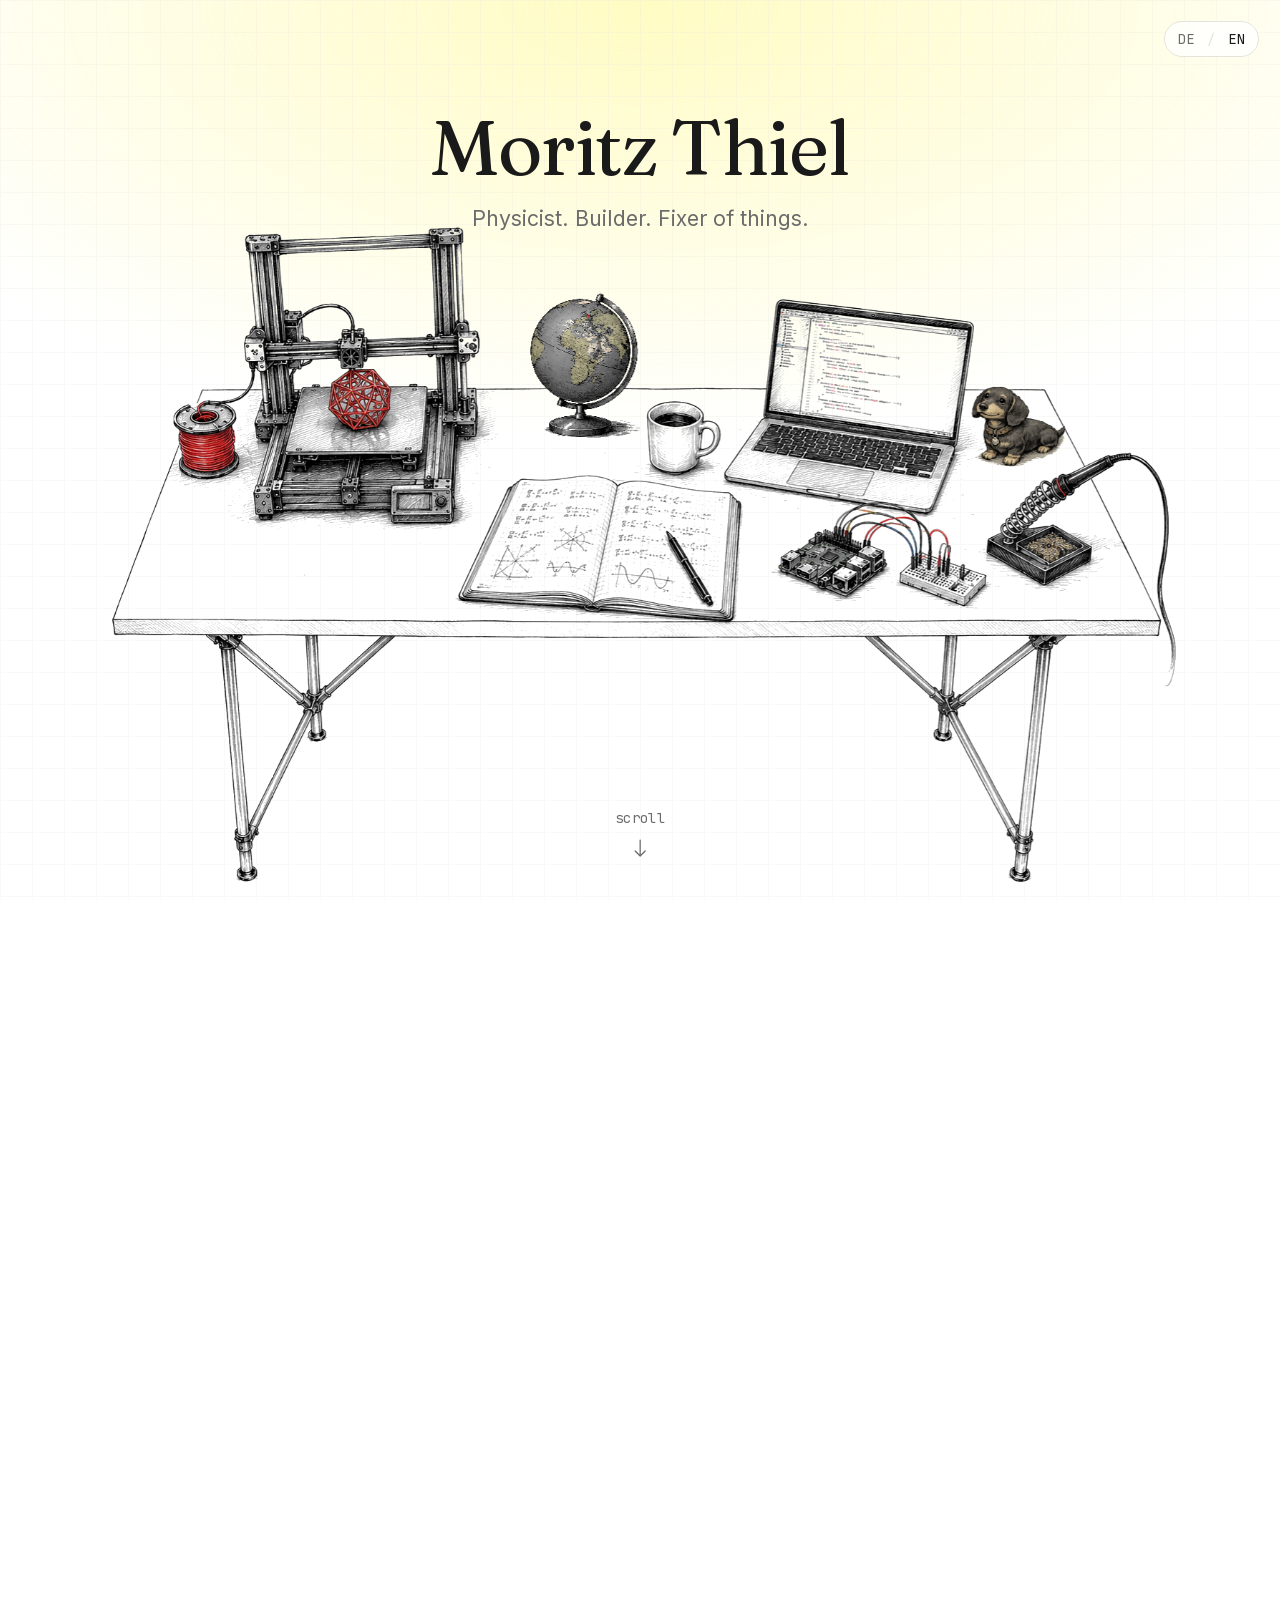
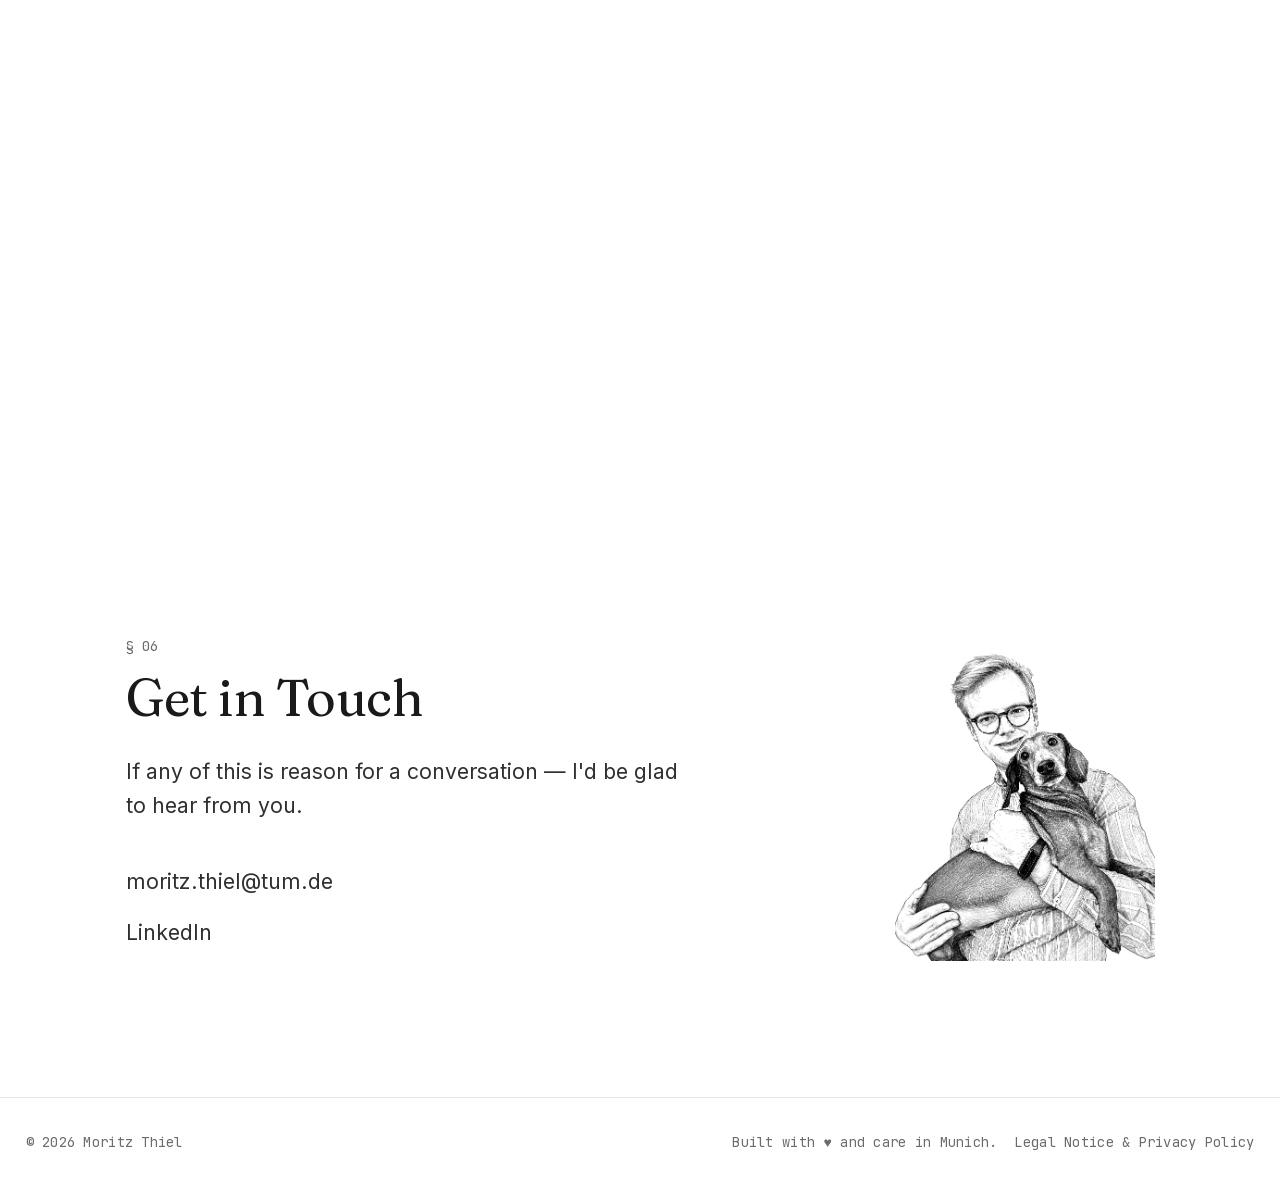
<file: en.html>
<!DOCTYPE html><!--ZIBlwxKakRhrOqynDueOf--><html lang="en" class="__variable_7a34d3 __variable_3eb911 __variable_ecea63"><head><meta charSet="utf-8"/><meta name="viewport" content="width=device-width, initial-scale=1"/><link rel="preload" as="image" href="/images/hero-desk.png"/><link rel="stylesheet" href="/_next/static/css/e1515af699dd4fcb.css" data-precedence="next"/><link rel="preload" as="script" fetchPriority="low" href="/_next/static/chunks/webpack-2e5c330df83643df.js"/><script src="/_next/static/chunks/4bd1b696-c023c6e3521b1417.js" async=""></script><script src="/_next/static/chunks/255-d47fd57964443afe.js" async=""></script><script src="/_next/static/chunks/main-app-be9add86b44972e7.js" async=""></script><script src="/_next/static/chunks/c15bf2b0-52e8419f34af26ab.js" async=""></script><script src="/_next/static/chunks/619-ba102abea3e3d0e4.js" async=""></script><script src="/_next/static/chunks/604-8314225c9d02bb41.js" async=""></script><script src="/_next/static/chunks/122-20a345643dbbb891.js" async=""></script><script src="/_next/static/chunks/app/%5Blocale%5D/page-03c173877c72a98d.js" async=""></script><script src="/_next/static/chunks/app/%5Blocale%5D/layout-f8d26d200f02e979.js" async=""></script><title>Moritz Thiel — Physicist, Builder, Fixer of things</title><meta name="description" content="Personal portfolio of Moritz Thiel — projects in physics, electronics, code, and the workshop."/><script src="/_next/static/chunks/polyfills-42372ed130431b0a.js" noModule=""></script></head><body class="relative"><div hidden=""><!--$--><!--/$--></div><div aria-hidden="true" class="pointer-events-none fixed inset-0 z-0"><div class="absolute inset-0" style="background-image:radial-gradient(ellipse 90% 65% at 50% 0%, #FFF991 0%, transparent 75%);opacity:0.55;mix-blend-mode:multiply"></div><div class="absolute inset-0" style="background-image:linear-gradient(to right, #E5E3DD 1px, transparent 1px), linear-gradient(to bottom, #E5E3DD 1px, transparent 1px);background-size:32px 32px;opacity:0.22"></div></div><div class="fixed top-5 right-5 z-50 flex items-center gap-3 text-mono rounded-full border border-hairline px-3 py-1.5" style="background-color:rgba(255, 255, 255, 0.78);backdrop-filter:blur(4px)"><button type="button" class="text-muted hover:text-ink transition-colors">DE</button><span class="text-hairline">/</span><button type="button" class="text-ink" aria-current="true">EN</button></div><main class="relative z-10"><div class="lg:hidden"><section class="relative w-full h-screen flex flex-col items-center px-6 pt-[10vh] md:pt-[12vh] pb-[14vh]"><div class="relative z-10 flex flex-col items-center text-center w-full"><h1 class="text-display">Moritz Thiel</h1><p class="text-body-lg text-muted mt-3">Physicist. Builder. Fixer of things.</p></div><div class="relative z-10 flex-1 w-full max-w-[820px] mt-4 md:mt-8 min-h-0"><img alt="" decoding="async" data-nimg="fill" class="object-contain ink-illustration" style="position:absolute;height:100%;width:100%;left:0;top:0;right:0;bottom:0;color:transparent" src="/images/hero-desk.png"/></div><div class="absolute bottom-10 left-1/2 -translate-x-1/2 flex flex-col items-center gap-2 text-muted" aria-hidden="true"><span class="text-mono">scroll</span><svg width="14" height="20" viewBox="0 0 14 20" fill="none" class="animate-[scroll-cue_2s_ease-in-out_infinite]"><path d="M7 2 V18 M2 13 L7 18 L12 13" stroke="currentColor" stroke-width="1.25" stroke-linecap="round" stroke-linejoin="round"></path></svg><style>
        @keyframes scroll-cue {
          0%, 100% { transform: translateY(0); opacity: 0.6; }
          50% { transform: translateY(4px); opacity: 1; }
        }
      </style></div></section></div><div class="lg:hidden"><div class="w-full"><section class="w-full px-6 py-16 md:py-24 max-w-[720px] mx-auto"><div class="relative w-full aspect-[16/10] mb-8"><img alt="" loading="lazy" decoding="async" data-nimg="fill" class="object-contain ink-illustration" style="position:absolute;height:100%;width:100%;left:0;top:0;right:0;bottom:0;color:transparent" src="/images/zoom-notebook.png"/></div><div class="text-mono text-muted mb-2">§ 01</div><h2 class="text-h1 mb-4">About Me</h2><p class="text-body-lg text-ink/90 mb-8">Physicist with a love for laboratories. Studies in Munich and San Diego, research in the lab, fun in figuring out how things work.</p><ul class="flex flex-col gap-6"><li class="flex flex-col gap-1 border-t border-hairline pt-4"><div class="font-medium">Scientific Contributions</div><ul class="flex flex-col gap-3 ml-4 mt-2"><li class="flex flex-col gap-1 border-t border-hairline pt-2"><div class="font-medium">Sustainable Aviation Fuel from Sunlight and Air: Progress and Perspectives</div><div class="text-muted text-[0.875rem]">Upcoming conference contribution to the EASN 16th International conference in Toulouse, 2026.</div></li><li class="flex flex-col gap-1 border-t border-hairline pt-2"><div class="font-medium">SUN-to-LIQUID II: Environmental and Economic Perspectives of Sustainable Aviation Fuel from Sunlight and Air</div><div class="text-muted text-[0.875rem]">Conference contribution to the EASN 15th International Conference in Madrid, 2025.</div></li><li class="flex flex-col gap-1 border-t border-hairline pt-2"><div class="font-medium">Electrochemical Erosion of Supported Platinum Nanoparticles for the Oxygen Reduction Reaction: Optimization and Upscaling</div><div class="text-muted text-[0.875rem]">Master&#x27;s Thesis, Technical University of Munich (TUM), Chair for the Physics of Energy Conversion ans Storage.</div></li></ul></li><li class="flex flex-col gap-1 border-t border-hairline pt-4"><div class="font-medium">Education</div><div class="text-muted text-[0.9375rem]">M.Sc. Physics, Technical University of Munich. Focus: Electrochemistry and computer-based physics.</div></li><li class="flex flex-col gap-1 border-t border-hairline pt-4"><div class="font-medium">Currently</div><div class="text-muted text-[0.9375rem]">Research associate at Bauhaus Luftfahrt e.V., a think tank. Focus: Modeling of chemical and physical processes for the production of renewable fuels.</div></li><li class="flex flex-col gap-1 border-t border-hairline pt-4"><div class="font-medium"><a href="/cv_en.pdf" class="link-accent">Resume</a></div><div class="text-muted text-[0.9375rem]"><a href="/cv_en.pdf" class="link-accent" target="_blank" rel="noopener noreferrer">Download resume (PDF)</a></div></li></ul></section><section class="w-full px-6 py-16 md:py-24 max-w-[720px] mx-auto"><div class="relative w-full aspect-[16/10] mb-8"><img alt="" loading="lazy" decoding="async" data-nimg="fill" class="object-contain ink-illustration" style="position:absolute;height:100%;width:100%;left:0;top:0;right:0;bottom:0;color:transparent" src="/images/zoom-printer.png"/></div><div class="text-mono text-muted mb-2">§ 02</div><h2 class="text-h1 mb-4">Things I&#x27;ve Printed</h2><p class="text-body-lg text-ink/90 mb-8">If you can measure it, you can design it. CAD in the evening, printer overnight, part in hand by morning.</p><ul class="flex flex-col gap-6"><li class="flex flex-col gap-1 border-t border-hairline pt-4"><div class="font-medium">Clock in train station style</div><div class="text-muted text-[0.9375rem]">Inspired by German trains, my role model when it comes to punctuality, a wall clock.</div></li><li class="flex flex-col gap-1 border-t border-hairline pt-4"><div class="font-medium">Coffee grinder adapter</div><div class="text-muted text-[0.9375rem]">The coffee grinder of choice is not compatible with the desired coffee machine? That can be easily fixed.</div></li><li class="flex flex-col gap-1 border-t border-hairline pt-4"><div class="font-medium">Many buttons, mounts, clamps</div><div class="text-muted text-[0.9375rem]">Not every device that breaks something is immediately scrap. A bit of 3D printing and it works again - repairing is important, that&#x27;s sustainable.</div></li></ul></section><section class="w-full px-6 py-16 md:py-24 max-w-[720px] mx-auto"><div class="relative w-full aspect-[16/10] mb-8"><img alt="" loading="lazy" decoding="async" data-nimg="fill" class="object-contain ink-illustration" style="position:absolute;height:100%;width:100%;left:0;top:0;right:0;bottom:0;color:transparent" src="/images/zoom-laptop.png"/></div><div class="text-mono text-muted mb-2">§ 03</div><h2 class="text-h1 mb-4">Things I&#x27;ve Coded</h2><p class="text-body-lg text-ink/90 mb-8">Mostly Python, sometimes something new, always out of necessity. Vibe-coding has greatly expanded the boundaries of what&#x27;s possible. Tools that solve smaller problems — not platforms.</p><ul class="flex flex-col gap-6"><li class="flex flex-col gap-1 border-t border-hairline pt-4"><div class="font-medium">Kindle Weather Dashboard</div><div class="text-muted text-[0.9375rem]">Turns my old Kindle into something new. Every hour the current weather report, with a battery life that lasts forever.</div></li><li class="flex flex-col gap-1 border-t border-hairline pt-4"><div class="font-medium">Episode Tracker</div><div class="text-muted text-[0.9375rem]">Collects favorite series in a list, automatically fetches new episodes via API and integrates them when possible. No streaming, just overview.</div></li><li class="flex flex-col gap-1 border-t border-hairline pt-4"><div class="font-medium">Recipe Extractor</div><div class="text-muted text-[0.9375rem]">Script that scrapes cooking recipes from websites and converts them with AI into a uniform, ad-free Markdown format. Lands directly in your own note archive.</div></li></ul></section><section class="w-full px-6 py-16 md:py-24 max-w-[720px] mx-auto"><div class="relative w-full aspect-[16/10] mb-8"><img alt="" loading="lazy" decoding="async" data-nimg="fill" class="object-contain ink-illustration" style="position:absolute;height:100%;width:100%;left:0;top:0;right:0;bottom:0;color:transparent" src="/images/zoom-electronics.png"/></div><div class="text-mono text-muted mb-2">§ 04</div><h2 class="text-h1 mb-4">Things I&#x27;ve Wired</h2><p class="text-body-lg text-ink/90 mb-8">Started with a soldering iron, ended up at PCBs. More sensors than the apartment really needs.</p><ul class="flex flex-col gap-6"><li class="flex flex-col gap-1 border-t border-hairline pt-4"><div class="font-medium">Daylight alarm clock</div><div class="text-muted text-[0.9375rem]">A Pi Zero, MOSFETs, a speaker and some LED strips. Now getting up in winter is not as hard.</div></li><li class="flex flex-col gap-1 border-t border-hairline pt-4"><div class="font-medium">Zeppelin control</div><div class="text-muted text-[0.9375rem]">A homemade zeppelin of course also needs propulsion and control, otherwise it would just be a better helium balloon. Servos, motors, antenna modules and an Arduino help with that. Fun fact: the DIY remote control can also open the garage door.</div></li><li class="flex flex-col gap-1 border-t border-hairline pt-4"><div class="font-medium">Weather satellite image receiver</div><div class="text-muted text-[0.9375rem]">Small homemade antenna, USB-SDR receiver, a script. Catches weather images directly from orbit, completely without internet or subscription.</div></li></ul></section><section class="w-full px-6 py-16 md:py-24 max-w-[720px] mx-auto"><div class="relative w-full aspect-[16/10] mb-8"><img alt="" loading="lazy" decoding="async" data-nimg="fill" class="object-contain ink-illustration" style="position:absolute;height:100%;width:100%;left:0;top:0;right:0;bottom:0;color:transparent" src="/images/zoom-globe.png"/></div><div class="text-mono text-muted mb-2">§ 05</div><h2 class="text-h1 mb-4">Personal &amp; Passionate</h2><p class="text-body-lg text-ink/90 mb-8">Beyond the workshop and code, there are things that drive me globally. Ancient stones, fast airplanes, and organizations that make our world a better place.</p><ul class="flex flex-col gap-6"><li class="flex flex-col gap-1 border-t border-hairline pt-4"><div class="font-medium">Exploring ancient ruins</div><div class="text-muted text-[0.9375rem]">From Herculaneum to Delphi to My Son and Gyeongju — following the trail of history and understanding how past civilizations lived and built. Tsqaltubo in Georgia and the Genbaku Dome in Hiroshima also belong to this, ruins of the 20th century.</div></li><li class="flex flex-col gap-1 border-t border-hairline pt-4"><div class="font-medium">Concorde hunting in museums</div><div class="text-muted text-[0.9375rem]">A technical masterpiece that was far ahead of its time. Every time I stand before a Concorde, I feel the pioneer spirit of aviation. Currently at 5/19</div></li><li class="flex flex-col gap-1 border-t border-hairline pt-4"><div class="font-medium">Organizations I support</div><ul class="flex flex-col gap-3 ml-4 mt-2"><li class="flex flex-col gap-1 border-t border-hairline pt-2"><div class="font-medium">Wikipedia</div><div class="text-muted text-[0.875rem]">Free knowledge for everyone. A world without Wikipedia would be a world without quick access to reliable information — essential for education and curiosity.</div></li><li class="flex flex-col gap-1 border-t border-hairline pt-2"><div class="font-medium">GFF – Gesellschaft für Freiheitsrechte</div><div class="text-muted text-[0.875rem]">Fights for digital fundamental rights in Germany. Without them, there would be less data protection, less transparency, and more government surveillance.</div></li><li class="flex flex-col gap-1 border-t border-hairline pt-2"><div class="font-medium">VSA – Verband der Stipendiaten der FNF</div><div class="text-muted text-[0.875rem]">Network for responsible leaders. Effective promotion of talent that advances society and science.</div></li></ul></li></ul></section></div></div><section class="hidden lg:block relative w-full h-screen overflow-hidden"><div class="absolute inset-0 z-10 flex items-center justify-center px-6"><div class="relative w-full max-w-[1100px] aspect-[3/2]" style="will-change:transform, opacity"><img alt="" decoding="async" data-nimg="fill" class="object-contain ink-illustration" style="position:absolute;height:100%;width:100%;left:0;top:0;right:0;bottom:0;color:transparent" src="/images/hero-desk.png"/></div></div><div class="absolute inset-0 z-40 pointer-events-none" style="will-change:opacity"><div class="relative w-full h-full flex flex-col items-center pt-[12vh]"><h1 class="text-display">Moritz Thiel</h1><p class="text-body-lg text-muted mt-3">Physicist. Builder. Fixer of things.</p><div class="absolute bottom-10 left-1/2 -translate-x-1/2 flex flex-col items-center gap-2 text-muted" aria-hidden="true"><span class="text-mono">scroll</span><svg width="14" height="20" viewBox="0 0 14 20" fill="none" class="animate-[scroll-cue_2s_ease-in-out_infinite]"><path d="M7 2 V18 M2 13 L7 18 L12 13" stroke="currentColor" stroke-width="1.25" stroke-linecap="round" stroke-linejoin="round"></path></svg><style>
        @keyframes scroll-cue {
          0%, 100% { transform: translateY(0); opacity: 0.6; }
          50% { transform: translateY(4px); opacity: 1; }
        }
      </style></div></div></div><div class="absolute inset-0 z-20 flex items-center justify-center px-6" style="will-change:opacity, transform;opacity:0"><div class="relative w-full max-w-[1100px] aspect-[16/10]"><img alt="" loading="lazy" decoding="async" data-nimg="fill" class="object-contain ink-illustration" style="position:absolute;height:100%;width:100%;left:0;top:0;right:0;bottom:0;color:transparent" src="/images/zoom-notebook.png"/></div></div><div class="absolute inset-0 z-20 flex items-center justify-center px-6" style="will-change:opacity, transform;opacity:0"><div class="relative w-full max-w-[1100px] aspect-[16/10]"><img alt="" loading="lazy" decoding="async" data-nimg="fill" class="object-contain ink-illustration" style="position:absolute;height:100%;width:100%;left:0;top:0;right:0;bottom:0;color:transparent" src="/images/zoom-printer.png"/></div></div><div class="absolute inset-0 z-20 flex items-center justify-center px-6" style="will-change:opacity, transform;opacity:0"><div class="relative w-full max-w-[1100px] aspect-[16/10]"><img alt="" loading="lazy" decoding="async" data-nimg="fill" class="object-contain ink-illustration" style="position:absolute;height:100%;width:100%;left:0;top:0;right:0;bottom:0;color:transparent" src="/images/zoom-laptop.png"/></div></div><div class="absolute inset-0 z-20 flex items-center justify-center px-6" style="will-change:opacity, transform;opacity:0"><div class="relative w-full max-w-[1100px] aspect-[16/10]"><img alt="" loading="lazy" decoding="async" data-nimg="fill" class="object-contain ink-illustration" style="position:absolute;height:100%;width:100%;left:0;top:0;right:0;bottom:0;color:transparent" src="/images/zoom-electronics.png"/></div></div><div class="absolute inset-0 z-20 flex items-center justify-center px-6" style="will-change:opacity, transform;opacity:0"><div class="relative w-full max-w-[1100px] aspect-[16/10]"><img alt="" loading="lazy" decoding="async" data-nimg="fill" class="object-contain ink-illustration" style="position:absolute;height:100%;width:100%;left:0;top:0;right:0;bottom:0;color:transparent" src="/images/zoom-globe.png"/></div></div><div class="absolute top-0 bottom-0 left-0 w-[38%] z-30 flex items-center pl-12 pr-8 xl:pl-20 xl:pr-10" style="opacity:0;will-change:opacity, transform"><div class="w-full max-w-[440px]"><div class="text-mono text-muted mb-3">§ 01</div><h2 class="text-h1 mb-4">About Me</h2><p class="text-[1.0625rem] leading-[1.6] text-ink/90 mb-7">Physicist with a love for laboratories. Studies in Munich and San Diego, research in the lab, fun in figuring out how things work.</p><ul class="flex flex-col gap-3"><li class="flex flex-col gap-0.5"><div class="font-medium text-[0.9375rem]">Scientific Contributions</div><ul class="flex flex-col gap-2 ml-4 mt-1"><li class="flex flex-col gap-0.5"><div class="font-medium text-[0.875rem]">Sustainable Aviation Fuel from Sunlight and Air: Progress and Perspectives</div><div class="text-muted text-[0.8125rem]">Upcoming conference contribution to the EASN 16th International conference in Toulouse, 2026.</div></li><li class="flex flex-col gap-0.5"><div class="font-medium text-[0.875rem]">SUN-to-LIQUID II: Environmental and Economic Perspectives of Sustainable Aviation Fuel from Sunlight and Air</div><div class="text-muted text-[0.8125rem]">Conference contribution to the EASN 15th International Conference in Madrid, 2025.</div></li><li class="flex flex-col gap-0.5"><div class="font-medium text-[0.875rem]">Electrochemical Erosion of Supported Platinum Nanoparticles for the Oxygen Reduction Reaction: Optimization and Upscaling</div><div class="text-muted text-[0.8125rem]">Master&#x27;s Thesis, Technical University of Munich (TUM), Chair for the Physics of Energy Conversion ans Storage.</div></li></ul></li><li class="flex flex-col gap-0.5"><div class="font-medium text-[0.9375rem]">Education</div><div class="text-muted text-[0.875rem]">M.Sc. Physics, Technical University of Munich. Focus: Electrochemistry and computer-based physics.</div></li><li class="flex flex-col gap-0.5"><div class="font-medium text-[0.9375rem]">Currently</div><div class="text-muted text-[0.875rem]">Research associate at Bauhaus Luftfahrt e.V., a think tank. Focus: Modeling of chemical and physical processes for the production of renewable fuels.</div></li><li class="flex flex-col gap-0.5"><div class="font-medium text-[0.9375rem]"><a href="/cv_en.pdf" class="link-accent">Resume</a></div><div class="text-muted text-[0.875rem]"><a href="/cv_en.pdf" class="link-accent" target="_blank" rel="noopener noreferrer">Download resume (PDF)</a></div></li></ul></div></div><div class="absolute top-0 bottom-0 left-0 w-[38%] z-30 flex items-center pl-12 pr-8 xl:pl-20 xl:pr-10" style="opacity:0;will-change:opacity, transform"><div class="w-full max-w-[440px]"><div class="text-mono text-muted mb-3">§ 02</div><h2 class="text-h1 mb-4">Things I&#x27;ve Printed</h2><p class="text-[1.0625rem] leading-[1.6] text-ink/90 mb-7">If you can measure it, you can design it. CAD in the evening, printer overnight, part in hand by morning.</p><ul class="flex flex-col gap-3"><li class="flex flex-col gap-0.5"><div class="font-medium text-[0.9375rem]">Clock in train station style</div><div class="text-muted text-[0.875rem]">Inspired by German trains, my role model when it comes to punctuality, a wall clock.</div></li><li class="flex flex-col gap-0.5"><div class="font-medium text-[0.9375rem]">Coffee grinder adapter</div><div class="text-muted text-[0.875rem]">The coffee grinder of choice is not compatible with the desired coffee machine? That can be easily fixed.</div></li><li class="flex flex-col gap-0.5"><div class="font-medium text-[0.9375rem]">Many buttons, mounts, clamps</div><div class="text-muted text-[0.875rem]">Not every device that breaks something is immediately scrap. A bit of 3D printing and it works again - repairing is important, that&#x27;s sustainable.</div></li></ul></div></div><div class="absolute top-0 bottom-0 left-0 w-[38%] z-30 flex items-center pl-12 pr-8 xl:pl-20 xl:pr-10" style="opacity:0;will-change:opacity, transform"><div class="w-full max-w-[440px]"><div class="text-mono text-muted mb-3">§ 03</div><h2 class="text-h1 mb-4">Things I&#x27;ve Coded</h2><p class="text-[1.0625rem] leading-[1.6] text-ink/90 mb-7">Mostly Python, sometimes something new, always out of necessity. Vibe-coding has greatly expanded the boundaries of what&#x27;s possible. Tools that solve smaller problems — not platforms.</p><ul class="flex flex-col gap-3"><li class="flex flex-col gap-0.5"><div class="font-medium text-[0.9375rem]">Kindle Weather Dashboard</div><div class="text-muted text-[0.875rem]">Turns my old Kindle into something new. Every hour the current weather report, with a battery life that lasts forever.</div></li><li class="flex flex-col gap-0.5"><div class="font-medium text-[0.9375rem]">Episode Tracker</div><div class="text-muted text-[0.875rem]">Collects favorite series in a list, automatically fetches new episodes via API and integrates them when possible. No streaming, just overview.</div></li><li class="flex flex-col gap-0.5"><div class="font-medium text-[0.9375rem]">Recipe Extractor</div><div class="text-muted text-[0.875rem]">Script that scrapes cooking recipes from websites and converts them with AI into a uniform, ad-free Markdown format. Lands directly in your own note archive.</div></li></ul></div></div><div class="absolute top-0 bottom-0 left-0 w-[38%] z-30 flex items-center pl-12 pr-8 xl:pl-20 xl:pr-10" style="opacity:0;will-change:opacity, transform"><div class="w-full max-w-[440px]"><div class="text-mono text-muted mb-3">§ 04</div><h2 class="text-h1 mb-4">Things I&#x27;ve Wired</h2><p class="text-[1.0625rem] leading-[1.6] text-ink/90 mb-7">Started with a soldering iron, ended up at PCBs. More sensors than the apartment really needs.</p><ul class="flex flex-col gap-3"><li class="flex flex-col gap-0.5"><div class="font-medium text-[0.9375rem]">Daylight alarm clock</div><div class="text-muted text-[0.875rem]">A Pi Zero, MOSFETs, a speaker and some LED strips. Now getting up in winter is not as hard.</div></li><li class="flex flex-col gap-0.5"><div class="font-medium text-[0.9375rem]">Zeppelin control</div><div class="text-muted text-[0.875rem]">A homemade zeppelin of course also needs propulsion and control, otherwise it would just be a better helium balloon. Servos, motors, antenna modules and an Arduino help with that. Fun fact: the DIY remote control can also open the garage door.</div></li><li class="flex flex-col gap-0.5"><div class="font-medium text-[0.9375rem]">Weather satellite image receiver</div><div class="text-muted text-[0.875rem]">Small homemade antenna, USB-SDR receiver, a script. Catches weather images directly from orbit, completely without internet or subscription.</div></li></ul></div></div><div class="absolute top-0 bottom-0 left-0 w-[38%] z-30 flex items-center pl-12 pr-8 xl:pl-20 xl:pr-10" style="opacity:0;will-change:opacity, transform"><div class="w-full max-w-[440px]"><div class="text-mono text-muted mb-3">§ 05</div><h2 class="text-h1 mb-4">Personal &amp; Passionate</h2><p class="text-[1.0625rem] leading-[1.6] text-ink/90 mb-7">Beyond the workshop and code, there are things that drive me globally. Ancient stones, fast airplanes, and organizations that make our world a better place.</p><ul class="flex flex-col gap-3"><li class="flex flex-col gap-0.5"><div class="font-medium text-[0.9375rem]">Exploring ancient ruins</div><div class="text-muted text-[0.875rem]">From Herculaneum to Delphi to My Son and Gyeongju — following the trail of history and understanding how past civilizations lived and built. Tsqaltubo in Georgia and the Genbaku Dome in Hiroshima also belong to this, ruins of the 20th century.</div></li><li class="flex flex-col gap-0.5"><div class="font-medium text-[0.9375rem]">Concorde hunting in museums</div><div class="text-muted text-[0.875rem]">A technical masterpiece that was far ahead of its time. Every time I stand before a Concorde, I feel the pioneer spirit of aviation. Currently at 5/19</div></li><li class="flex flex-col gap-0.5"><div class="font-medium text-[0.9375rem]">Organizations I support</div><ul class="flex flex-col gap-2 ml-4 mt-1"><li class="flex flex-col gap-0.5"><div class="font-medium text-[0.875rem]">Wikipedia</div><div class="text-muted text-[0.8125rem]">Free knowledge for everyone. A world without Wikipedia would be a world without quick access to reliable information — essential for education and curiosity.</div></li><li class="flex flex-col gap-0.5"><div class="font-medium text-[0.875rem]">GFF – Gesellschaft für Freiheitsrechte</div><div class="text-muted text-[0.8125rem]">Fights for digital fundamental rights in Germany. Without them, there would be less data protection, less transparency, and more government surveillance.</div></li><li class="flex flex-col gap-0.5"><div class="font-medium text-[0.875rem]">VSA – Verband der Stipendiaten der FNF</div><div class="text-muted text-[0.8125rem]">Network for responsible leaders. Effective promotion of talent that advances society and science.</div></li></ul></li></ul></div></div></section><section class="relative w-full px-6 py-16 md:py-32 max-w-[1080px] mx-auto"><div class="grid grid-cols-1 md:grid-cols-[1fr_auto] gap-12 md:gap-20 items-start"><div class="max-w-[560px]"><div class="text-mono text-muted mb-3">§ 06</div><h2 class="text-h1 mb-6">Get in Touch</h2><p class="text-body-lg text-ink/90 mb-10">If any of this is reason for a conversation — I&#x27;d be glad to hear from you.</p><div class="flex flex-col gap-4 text-body-lg text-ink/90"><a href="mailto:moritz.thiel@tum.de" class="link-accent">moritz.thiel@tum.de</a><a href="https://www.linkedin.com/in/moritz-alexander-thiel/" target="_blank" rel="noopener noreferrer" class="link-accent w-fit">LinkedIn</a></div></div><div class="relative w-[200px] h-[250px] md:w-[260px] md:h-[325px] shrink-0 mx-auto md:mx-0"><img alt="" loading="lazy" decoding="async" data-nimg="fill" class="object-contain ink-illustration" style="position:absolute;height:100%;width:100%;left:0;top:0;right:0;bottom:0;color:transparent" src="/images/portrait.png"/></div></div></section><footer class="w-full border-t border-hairline"><div class="max-w-[1280px] mx-auto px-6 py-8 flex flex-col md:flex-row items-start md:items-center justify-between gap-4 text-mono text-muted"><span>© 2026 Moritz Thiel</span><div class="flex flex-col md:flex-row items-start md:items-center gap-4"><span>Built with ♥ and care in Munich.</span><a class="link-accent hover:text-accent transition-colors" href="/en/legal">Legal Notice &amp; Privacy Policy</a></div></div></footer><!--$--><!--/$--></main><script src="/_next/static/chunks/webpack-2e5c330df83643df.js" id="_R_" async=""></script><script>(self.__next_f=self.__next_f||[]).push([0])</script><script>self.__next_f.push([1,"1:\"$Sreact.fragment\"\n2:I[9766,[],\"\"]\n3:I[8924,[],\"\"]\n6:I[4431,[],\"OutletBoundary\"]\n8:I[5278,[],\"AsyncMetadataOutlet\"]\na:I[4431,[],\"ViewportBoundary\"]\nc:I[4431,[],\"MetadataBoundary\"]\nd:\"$Sreact.suspense\"\nf:I[7150,[],\"\"]\n:HL[\"/_next/static/css/e1515af699dd4fcb.css\",\"style\"]\n"])</script><script>self.__next_f.push([1,"0:{\"P\":null,\"b\":\"ZIBlwxKakRhrOqynDueOf\",\"p\":\"\",\"c\":[\"\",\"en\"],\"i\":false,\"f\":[[[\"\",{\"children\":[[\"locale\",\"en\",\"d\"],{\"children\":[\"__PAGE__\",{}]}]},\"$undefined\",\"$undefined\",true],[\"\",[\"$\",\"$1\",\"c\",{\"children\":[[[\"$\",\"link\",\"0\",{\"rel\":\"stylesheet\",\"href\":\"/_next/static/css/e1515af699dd4fcb.css\",\"precedence\":\"next\",\"crossOrigin\":\"$undefined\",\"nonce\":\"$undefined\"}]],[\"$\",\"html\",null,{\"lang\":\"en\",\"className\":\"__variable_7a34d3 __variable_3eb911 __variable_ecea63\",\"children\":[\"$\",\"body\",null,{\"className\":\"relative\",\"children\":[\"$\",\"$L2\",null,{\"parallelRouterKey\":\"children\",\"error\":\"$undefined\",\"errorStyles\":\"$undefined\",\"errorScripts\":\"$undefined\",\"template\":[\"$\",\"$L3\",null,{}],\"templateStyles\":\"$undefined\",\"templateScripts\":\"$undefined\",\"notFound\":[[[\"$\",\"title\",null,{\"children\":\"404: This page could not be found.\"}],[\"$\",\"div\",null,{\"style\":{\"fontFamily\":\"system-ui,\\\"Segoe UI\\\",Roboto,Helvetica,Arial,sans-serif,\\\"Apple Color Emoji\\\",\\\"Segoe UI Emoji\\\"\",\"height\":\"100vh\",\"textAlign\":\"center\",\"display\":\"flex\",\"flexDirection\":\"column\",\"alignItems\":\"center\",\"justifyContent\":\"center\"},\"children\":[\"$\",\"div\",null,{\"children\":[[\"$\",\"style\",null,{\"dangerouslySetInnerHTML\":{\"__html\":\"body{color:#000;background:#fff;margin:0}.next-error-h1{border-right:1px solid rgba(0,0,0,.3)}@media (prefers-color-scheme:dark){body{color:#fff;background:#000}.next-error-h1{border-right:1px solid rgba(255,255,255,.3)}}\"}}],[\"$\",\"h1\",null,{\"className\":\"next-error-h1\",\"style\":{\"display\":\"inline-block\",\"margin\":\"0 20px 0 0\",\"padding\":\"0 23px 0 0\",\"fontSize\":24,\"fontWeight\":500,\"verticalAlign\":\"top\",\"lineHeight\":\"49px\"},\"children\":404}],[\"$\",\"div\",null,{\"style\":{\"display\":\"inline-block\"},\"children\":[\"$\",\"h2\",null,{\"style\":{\"fontSize\":14,\"fontWeight\":400,\"lineHeight\":\"49px\",\"margin\":0},\"children\":\"This page could not be found.\"}]}]]}]}]],[]],\"forbidden\":\"$undefined\",\"unauthorized\":\"$undefined\"}]}]}]]}],{\"children\":[[\"locale\",\"en\",\"d\"],[\"$\",\"$1\",\"c\",{\"children\":[null,\"$L4\"]}],{\"children\":[\"__PAGE__\",[\"$\",\"$1\",\"c\",{\"children\":[\"$L5\",null,[\"$\",\"$L6\",null,{\"children\":[\"$L7\",[\"$\",\"$L8\",null,{\"promise\":\"$@9\"}]]}]]}],{},null,false]},null,false]},null,false],[\"$\",\"$1\",\"h\",{\"children\":[null,[[\"$\",\"$La\",null,{\"children\":\"$Lb\"}],null],[\"$\",\"$Lc\",null,{\"children\":[\"$\",\"div\",null,{\"hidden\":true,\"children\":[\"$\",\"$d\",null,{\"fallback\":null,\"children\":\"$Le\"}]}]}]]}],false]],\"m\":\"$undefined\",\"G\":[\"$f\",[]],\"s\":false,\"S\":true}\n"])</script><script>self.__next_f.push([1,"11:I[8926,[\"592\",\"static/chunks/c15bf2b0-52e8419f34af26ab.js\",\"619\",\"static/chunks/619-ba102abea3e3d0e4.js\",\"604\",\"static/chunks/604-8314225c9d02bb41.js\",\"122\",\"static/chunks/122-20a345643dbbb891.js\",\"465\",\"static/chunks/app/%5Blocale%5D/page-03c173877c72a98d.js\"],\"ZoomSequence\"]\n5:[[\"$\",\"div\",null,{\"className\":\"lg:hidden\",\"children\":\"$L10\"}],[\"$\",\"$L11\",null,{}],\"$L12\",\"$L13\"]\n"])</script><script>self.__next_f.push([1,"14:I[1356,[\"592\",\"static/chunks/c15bf2b0-52e8419f34af26ab.js\",\"619\",\"static/chunks/619-ba102abea3e3d0e4.js\",\"604\",\"static/chunks/604-8314225c9d02bb41.js\",\"122\",\"static/chunks/122-20a345643dbbb891.js\",\"465\",\"static/chunks/app/%5Blocale%5D/page-03c173877c72a98d.js\"],\"Image\"]\n15:I[3632,[\"592\",\"static/chunks/c15bf2b0-52e8419f34af26ab.js\",\"619\",\"static/chunks/619-ba102abea3e3d0e4.js\",\"604\",\"static/chunks/604-8314225c9d02bb41.js\",\"122\",\"static/chunks/122-20a345643dbbb891.js\",\"465\",\"static/chunks/app/%5Blocale%5D/page-03c173877c72a98d.js\"],\"ScrollIndicator\"]\n"])</script><script>self.__next_f.push([1,"10:[\"$\",\"section\",null,{\"className\":\"relative w-full h-screen flex flex-col items-center px-6 pt-[10vh] md:pt-[12vh] pb-[14vh]\",\"children\":[[\"$\",\"div\",null,{\"className\":\"relative z-10 flex flex-col items-center text-center w-full\",\"children\":[[\"$\",\"h1\",null,{\"className\":\"text-display\",\"children\":\"Moritz Thiel\"}],[\"$\",\"p\",null,{\"className\":\"text-body-lg text-muted mt-3\",\"children\":\"Physicist. Builder. Fixer of things.\"}]]}],[\"$\",\"div\",null,{\"className\":\"relative z-10 flex-1 w-full max-w-[820px] mt-4 md:mt-8 min-h-0\",\"children\":[\"$\",\"$L14\",null,{\"src\":\"/images/hero-desk.png\",\"alt\":\"\",\"fill\":true,\"priority\":true,\"sizes\":\"(max-width: 1024px) 100vw, 820px\",\"className\":\"object-contain ink-illustration\"}]}],[\"$\",\"$L15\",null,{}]]}]\n"])</script><script>self.__next_f.push([1,"12:[\"$\",\"section\",null,{\"className\":\"relative w-full px-6 py-16 md:py-32 max-w-[1080px] mx-auto\",\"children\":[\"$\",\"div\",null,{\"className\":\"grid grid-cols-1 md:grid-cols-[1fr_auto] gap-12 md:gap-20 items-start\",\"children\":[[\"$\",\"div\",null,{\"className\":\"max-w-[560px]\",\"children\":[[\"$\",\"div\",null,{\"className\":\"text-mono text-muted mb-3\",\"children\":\"§ 06\"}],[\"$\",\"h2\",null,{\"className\":\"text-h1 mb-6\",\"children\":\"Get in Touch\"}],[\"$\",\"p\",null,{\"className\":\"text-body-lg text-ink/90 mb-10\",\"children\":\"If any of this is reason for a conversation — I'd be glad to hear from you.\"}],[\"$\",\"div\",null,{\"className\":\"flex flex-col gap-4 text-body-lg text-ink/90\",\"children\":[[\"$\",\"a\",null,{\"href\":\"mailto:moritz.thiel@tum.de\",\"className\":\"link-accent\",\"children\":\"moritz.thiel@tum.de\"}],[\"$\",\"a\",null,{\"href\":\"https://www.linkedin.com/in/moritz-alexander-thiel/\",\"target\":\"_blank\",\"rel\":\"noopener noreferrer\",\"className\":\"link-accent w-fit\",\"children\":\"LinkedIn\"}]]}]]}],[\"$\",\"div\",null,{\"className\":\"relative w-[200px] h-[250px] md:w-[260px] md:h-[325px] shrink-0 mx-auto md:mx-0\",\"children\":[\"$\",\"$L14\",null,{\"src\":\"/images/portrait.png\",\"alt\":\"\",\"sizes\":\"260px\",\"fill\":true,\"className\":\"object-contain ink-illustration\"}]}]]}]}]\n"])</script><script>self.__next_f.push([1,"16:I[2619,[\"592\",\"static/chunks/c15bf2b0-52e8419f34af26ab.js\",\"619\",\"static/chunks/619-ba102abea3e3d0e4.js\",\"604\",\"static/chunks/604-8314225c9d02bb41.js\",\"122\",\"static/chunks/122-20a345643dbbb891.js\",\"465\",\"static/chunks/app/%5Blocale%5D/page-03c173877c72a98d.js\"],\"\"]\n13:[\"$\",\"footer\",null,{\"className\":\"w-full border-t border-hairline\",\"children\":[\"$\",\"div\",null,{\"className\":\"max-w-[1280px] mx-auto px-6 py-8 flex flex-col md:flex-row items-start md:items-center justify-between gap-4 text-mono text-muted\",\"children\":[[\"$\",\"span\",null,{\"children\":\"© 2026 Moritz Thiel\"}],[\"$\",\"div\",null,{\"className\":\"flex flex-col md:flex-row items-start md:items-center gap-4\",\"children\":[[\"$\",\"span\",null,{\"children\":\"Built with ♥ and care in Munich.\"}],[\"$\",\"$L16\",null,{\"href\":\"/en/legal\",\"className\":\"link-accent hover:text-accent transition-colors\",\"children\":\"Legal Notice \u0026 Privacy Policy\"}]]}]]}]}]\n"])</script><script>self.__next_f.push([1,"17:I[5084,[\"619\",\"static/chunks/619-ba102abea3e3d0e4.js\",\"604\",\"static/chunks/604-8314225c9d02bb41.js\",\"450\",\"static/chunks/app/%5Blocale%5D/layout-f8d26d200f02e979.js\"],\"default\"]\n"])</script><script>self.__next_f.push([1,"4:[\"$\",\"$L17\",null,{\"locale\":\"en\",\"now\":\"$D2026-07-21T11:25:25.760Z\",\"timeZone\":\"Europe/Berlin\",\"messages\":{\"meta\":{\"title\":\"Moritz Thiel — Physicist, Builder, Fixer of things\",\"description\":\"Personal portfolio of Moritz Thiel — projects in physics, electronics, code, and the workshop.\"},\"hero\":{\"name\":\"Moritz Thiel\",\"tagline\":\"Physicist. Builder. Fixer of things.\",\"scrollCue\":\"scroll\"},\"languageSwitcher\":{\"de\":\"DE\",\"en\":\"EN\"},\"sections\":{\"printer\":{\"number\":\"§ 02\",\"title\":\"Things I've Printed\",\"intro\":\"If you can measure it, you can design it. CAD in the evening, printer overnight, part in hand by morning.\",\"items\":[{\"title\":\"Clock in train station style\",\"description\":\"Inspired by German trains, my role model when it comes to punctuality, a wall clock.\"},{\"title\":\"Coffee grinder adapter\",\"description\":\"The coffee grinder of choice is not compatible with the desired coffee machine? That can be easily fixed.\"},{\"title\":\"Many buttons, mounts, clamps\",\"description\":\"Not every device that breaks something is immediately scrap. A bit of 3D printing and it works again - repairing is important, that's sustainable.\"}]},\"notebook\":{\"number\":\"§ 01\",\"title\":\"About Me\",\"intro\":\"Physicist with a love for laboratories. Studies in Munich and San Diego, research in the lab, fun in figuring out how things work.\",\"items\":[{\"title\":\"Scientific Contributions\",\"items\":[{\"title\":\"Sustainable Aviation Fuel from Sunlight and Air: Progress and Perspectives\",\"description\":\"Upcoming conference contribution to the EASN 16th International conference in Toulouse, 2026.\"},{\"title\":\"SUN-to-LIQUID II: Environmental and Economic Perspectives of Sustainable Aviation Fuel from Sunlight and Air\",\"description\":\"Conference contribution to the EASN 15th International Conference in Madrid, 2025.\"},{\"title\":\"Electrochemical Erosion of Supported Platinum Nanoparticles for the Oxygen Reduction Reaction: Optimization and Upscaling\",\"description\":\"Master's Thesis, Technical University of Munich (TUM), Chair for the Physics of Energy Conversion ans Storage.\"}]},{\"title\":\"Education\",\"description\":\"M.Sc. Physics, Technical University of Munich. Focus: Electrochemistry and computer-based physics.\"},{\"title\":\"Currently\",\"description\":\"Research associate at Bauhaus Luftfahrt e.V., a think tank. Focus: Modeling of chemical and physical processes for the production of renewable fuels.\"},{\"title\":\"Resume\",\"description\":[{\"text\":\"Download resume (PDF)\",\"href\":\"/cv_en.pdf\"}],\"href\":\"/cv_en.pdf\"}]},\"laptop\":{\"number\":\"§ 03\",\"title\":\"Things I've Coded\",\"intro\":\"Mostly Python, sometimes something new, always out of necessity. Vibe-coding has greatly expanded the boundaries of what's possible. Tools that solve smaller problems — not platforms.\",\"items\":[{\"title\":\"Kindle Weather Dashboard\",\"description\":\"Turns my old Kindle into something new. Every hour the current weather report, with a battery life that lasts forever.\"},{\"title\":\"Episode Tracker\",\"description\":\"Collects favorite series in a list, automatically fetches new episodes via API and integrates them when possible. No streaming, just overview.\"},{\"title\":\"Recipe Extractor\",\"description\":\"Script that scrapes cooking recipes from websites and converts them with AI into a uniform, ad-free Markdown format. Lands directly in your own note archive.\"}]},\"raspberry\":{\"number\":\"§ 04\",\"title\":\"Things I've Wired\",\"intro\":\"Started with a soldering iron, ended up at PCBs. More sensors than the apartment really needs.\",\"items\":[{\"title\":\"Daylight alarm clock\",\"description\":\"A Pi Zero, MOSFETs, a speaker and some LED strips. Now getting up in winter is not as hard.\"},{\"title\":\"Zeppelin control\",\"description\":\"A homemade zeppelin of course also needs propulsion and control, otherwise it would just be a better helium balloon. Servos, motors, antenna modules and an Arduino help with that. Fun fact: the DIY remote control can also open the garage door.\"},{\"title\":\"Weather satellite image receiver\",\"description\":\"Small homemade antenna, USB-SDR receiver, a script. Catches weather images directly from orbit, completely without internet or subscription.\"}]},\"globe\":{\"number\":\"§ 05\",\"title\":\"Personal \u0026 Passionate\",\"intro\":\"Beyond the workshop and code, there are things that drive me globally. Ancient stones, fast airplanes, and organizations that make our world a better place.\",\"items\":[{\"title\":\"Exploring ancient ruins\",\"description\":\"From Herculaneum to Delphi to My Son and Gyeongju — following the trail of history and understanding how past civilizations lived and built. Tsqaltubo in Georgia and the Genbaku Dome in Hiroshima also belong to this, ruins of the 20th century.\"},{\"title\":\"Concorde hunting in museums\",\"description\":\"A technical masterpiece that was far ahead of its time. Every time I stand before a Concorde, I feel the pioneer spirit of aviation. Currently at 5/19\"},{\"title\":\"Organizations I support\",\"items\":[{\"title\":\"Wikipedia\",\"description\":\"Free knowledge for everyone. A world without Wikipedia would be a world without quick access to reliable information — essential for education and curiosity.\"},{\"title\":\"GFF – Gesellschaft für Freiheitsrechte\",\"description\":\"Fights for digital fundamental rights in Germany. Without them, there would be less data protection, less transparency, and more government surveillance.\"},{\"title\":\"VSA – Verband der Stipendiaten der FNF\",\"description\":\"Network for responsible leaders. Effective promotion of talent that advances society and science.\"}]}]}},\"contact\":{\"title\":\"Get in Touch\",\"intro\":\"If any of this is reason for a conversation — I'd be glad to hear from you.\",\"emailLabel\":\"Email me\",\"email\":\"moritz.thiel@tum.de\",\"linkedinLabel\":\"LinkedIn\",\"linkedinUrl\":\"https://www.linkedin.com/in/moritz-alexander-thiel/\",\"annotation\":\"preferably by email\"},\"footer\":{\"builtWithCare\":\"Built with ♥ and care in Munich.\",\"copyright\":\"© {year} Moritz Thiel\"},\"legal\":{\"title\":\"Legal Notice \u0026 Privacy Policy\",\"impressum\":{\"heading\":\"Legal Notice\",\"name\":\"Moritz Thiel\",\"address\":\"Belgradstraße 34\\n80796 Munich\\nGermany\",\"contact\":\"Contact: moritz.thiel@tum.de\",\"telephone\":\"Phone: +49 15563 565261\",\"responsible\":\"Responsible for content according to § 55 Abs. 2 RStV.\"},\"datenschutz\":{\"heading\":\"Privacy Policy\",\"disclaimer\":\"Note: This website may contain links to external websites whose content we cannot influence. We assume no liability for the accuracy and completeness of the information and content provided there. At the same time, we distance ourselves from all content of all linked pages. Furthermore, we explicitly distance ourselves from all content on third-party linked pages and do not claim this content as our own. For illegal, incorrect or incomplete content and in particular for damages arising from the use or non-use of such information, only the provider of the site to which reference was made is liable, not the person who merely refers to the respective publication via links.\",\"intro\":\"The use of our website is generally possible without providing personal data. As far as personal data (e.g. name, address or e-mail addresses) is collected on our pages, this is always done on a voluntary basis as far as possible.\",\"dataCollection\":{\"title\":\"Data Collection on Our Website\",\"content\":\"We do not collect personal data through the mere use of our website. Server log files may automatically contain the following information: browser type/version, operating system used, referrer URL, hostname of the accessing computer and the time of the server request. This data cannot be assigned to specific persons.\"},\"cookies\":{\"title\":\"Use of Cookies\",\"content\":\"This website does not use cookies to collect personal data.\"},\"dataUsage\":{\"title\":\"Use of Data\",\"content\":\"The collected data is used solely for statistical evaluations and the technical administration of the website. No data is passed on to third parties.\"},\"userRights\":{\"title\":\"User Rights\",\"content\":\"You have the right to receive information about the personal data concerning you, as well as the right to correct or delete this data. You can contact us at any time for this purpose.\"},\"dataSecurity\":{\"title\":\"Data Security\",\"content\":\"We use technical and organizational security measures to protect your data against accidental or intentional manipulation.\"},\"changes\":{\"title\":\"Update of this Privacy Policy\",\"content\":\"This privacy policy may be updated from time to time. We recommend that you review it regularly.\"}}}},\"children\":[\"$L18\",\"$L19\",\"$L1a\",\"$L1b\"]}]\n"])</script><script>self.__next_f.push([1,"1c:I[4067,[\"619\",\"static/chunks/619-ba102abea3e3d0e4.js\",\"604\",\"static/chunks/604-8314225c9d02bb41.js\",\"450\",\"static/chunks/app/%5Blocale%5D/layout-f8d26d200f02e979.js\"],\"LanguageSwitcher\"]\n1d:I[779,[\"619\",\"static/chunks/619-ba102abea3e3d0e4.js\",\"604\",\"static/chunks/604-8314225c9d02bb41.js\",\"450\",\"static/chunks/app/%5Blocale%5D/layout-f8d26d200f02e979.js\"],\"ZoomDebugHUD\"]\n18:[\"$\",\"div\",null,{\"aria-hidden\":true,\"className\":\"pointer-events-none fixed inset-0 z-0\",\"children\":[[\"$\",\"div\",null,{\"className\":\"absolute inset-0\",\"style\":{\"backgroundImage\":\"radial-gradient(ellipse 90% 65% at 50% 0%, #FFF991 0%, transparent 75%)\",\"opacity\":0.55,\"mixBlendMode\":\"multiply\"}}],[\"$\",\"div\",null,{\"className\":\"absolute inset-0\",\"style\":{\"backgroundImage\":\"linear-gradient(to right, #E5E3DD 1px, transparent 1px), linear-gradient(to bottom, #E5E3DD 1px, transparent 1px)\",\"backgroundSize\":\"32px 32px\",\"opacity\":0.22}}]]}]\n19:[\"$\",\"$L1c\",null,{}]\n1a:[\"$\",\"$L1d\",null,{}]\n1b:[\"$\",\"main\",null,{\"className\":\"relative z-10\",\"children\":[\"$\",\"$L2\",null,{\"parallelRouterKey\":\"children\",\"error\":\"$undefined\",\"errorStyles\":\"$undefined\",\"errorScripts\":\"$undefined\",\"template\":[\"$\",\"$L3\",null,{}],\"templateStyles\":\"$undefined\",\"templateScripts\":\"$undefined\",\"notFound\":\"$undefined\",\"forbidden\":\"$undefined\",\"unauthorized\":\"$undefined\"}]}]\n"])</script><script>self.__next_f.push([1,"b:[[\"$\",\"meta\",\"0\",{\"charSet\":\"utf-8\"}],[\"$\",\"meta\",\"1\",{\"name\":\"viewport\",\"content\":\"width=device-width, initial-scale=1\"}]]\n7:null\n"])</script><script>self.__next_f.push([1,"9:{\"metadata\":[[\"$\",\"title\",\"0\",{\"children\":\"Moritz Thiel — Physicist, Builder, Fixer of things\"}],[\"$\",\"meta\",\"1\",{\"name\":\"description\",\"content\":\"Personal portfolio of Moritz Thiel — projects in physics, electronics, code, and the workshop.\"}]],\"error\":null,\"digest\":\"$undefined\"}\n"])</script><script>self.__next_f.push([1,"e:\"$9:metadata\"\n"])</script></body></html>
</file>
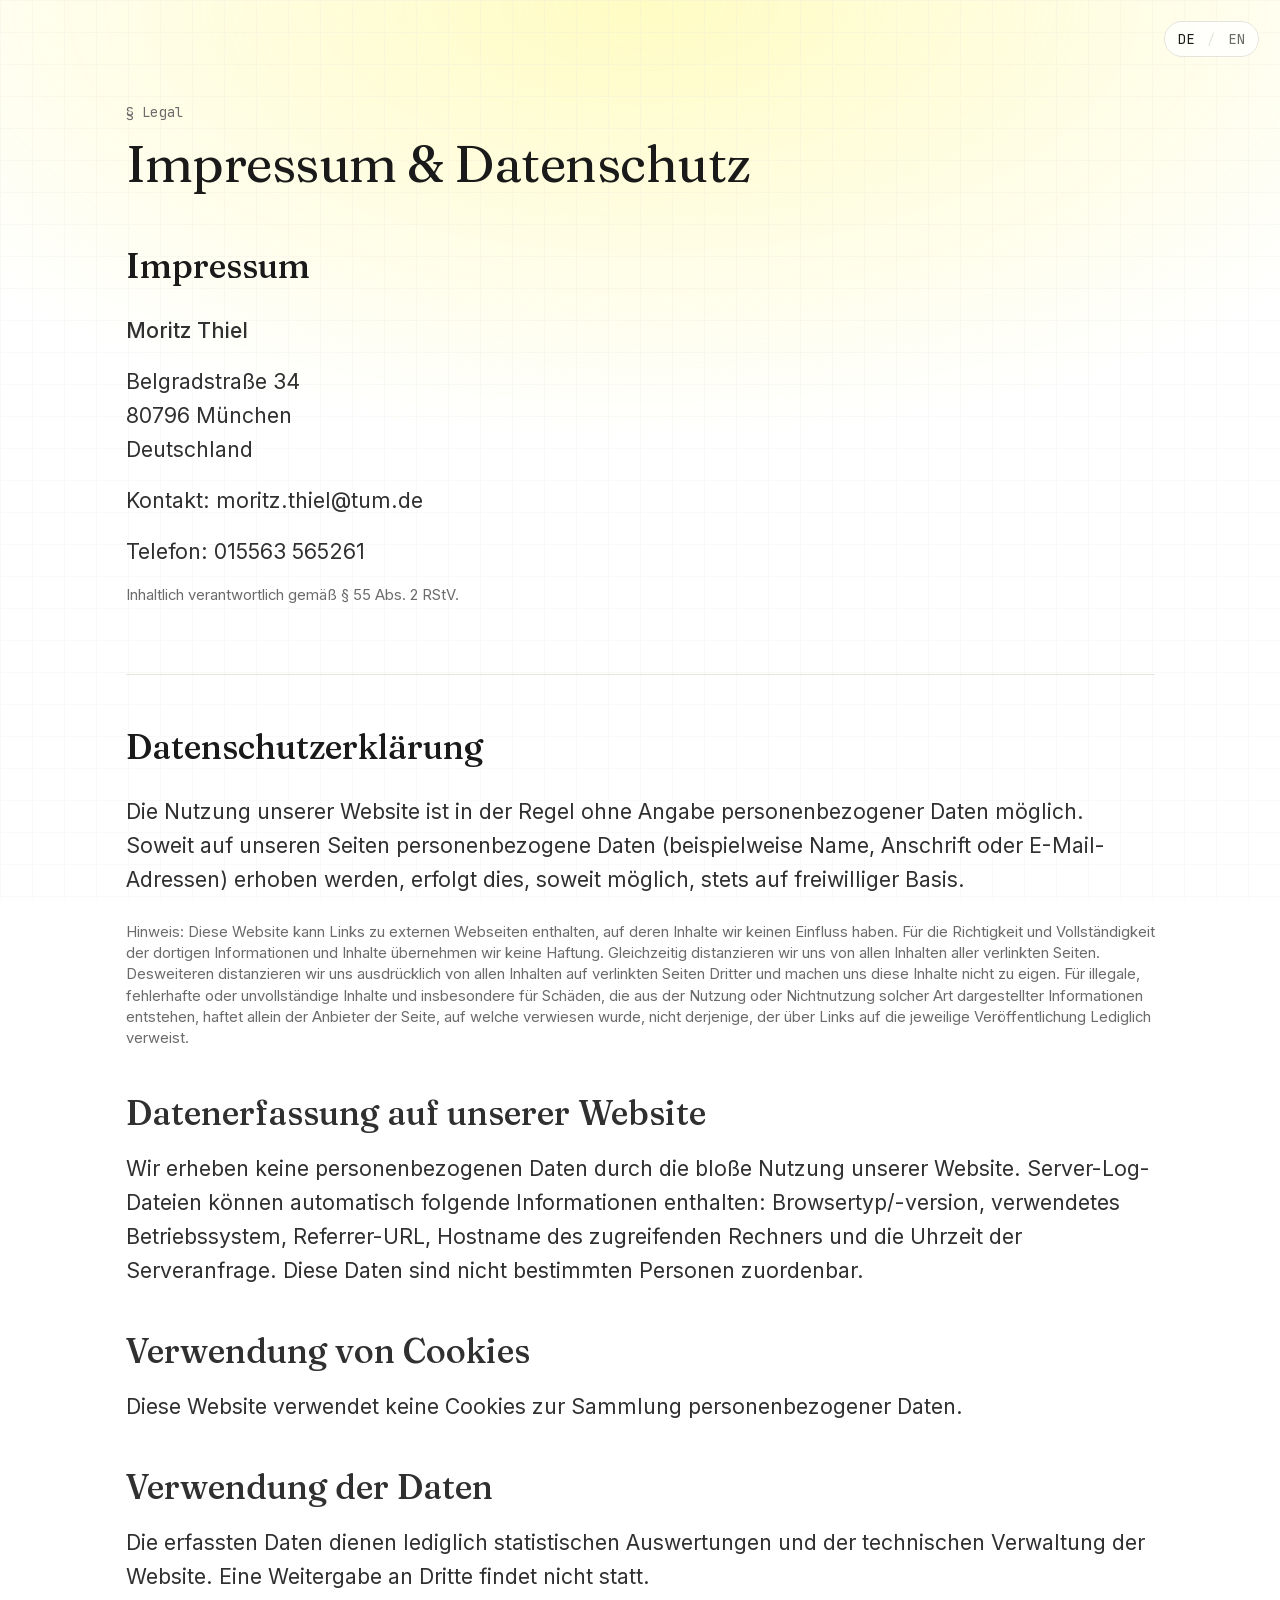
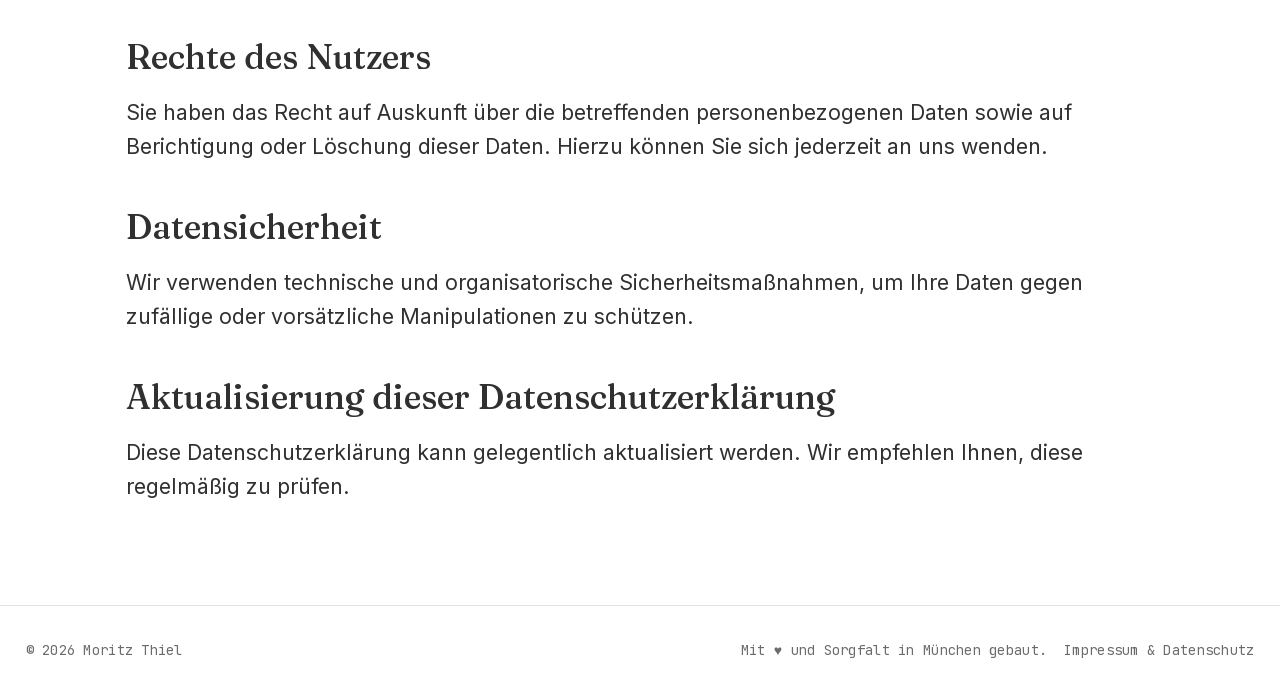
<file: de/legal.html>
<!DOCTYPE html><!--ZIBlwxKakRhrOqynDueOf--><html lang="en" class="__variable_7a34d3 __variable_3eb911 __variable_ecea63"><head><meta charSet="utf-8"/><meta name="viewport" content="width=device-width, initial-scale=1"/><link rel="stylesheet" href="/_next/static/css/e1515af699dd4fcb.css" data-precedence="next"/><link rel="preload" as="script" fetchPriority="low" href="/_next/static/chunks/webpack-2e5c330df83643df.js"/><script src="/_next/static/chunks/4bd1b696-c023c6e3521b1417.js" async=""></script><script src="/_next/static/chunks/255-d47fd57964443afe.js" async=""></script><script src="/_next/static/chunks/main-app-be9add86b44972e7.js" async=""></script><script src="/_next/static/chunks/619-ba102abea3e3d0e4.js" async=""></script><script src="/_next/static/chunks/app/%5Blocale%5D/legal/page-b8a527cca015a0f9.js" async=""></script><script src="/_next/static/chunks/604-8314225c9d02bb41.js" async=""></script><script src="/_next/static/chunks/app/%5Blocale%5D/layout-f8d26d200f02e979.js" async=""></script><title>Moritz Thiel — Physiker, Tüftler, Macher</title><meta name="description" content="Persönliches Portfolio von Moritz Thiel — Projekte aus Physik, Elektronik, Code und Werkstatt."/><script src="/_next/static/chunks/polyfills-42372ed130431b0a.js" noModule=""></script></head><body class="relative"><div hidden=""><!--$--><!--/$--></div><div aria-hidden="true" class="pointer-events-none fixed inset-0 z-0"><div class="absolute inset-0" style="background-image:radial-gradient(ellipse 90% 65% at 50% 0%, #FFF991 0%, transparent 75%);opacity:0.55;mix-blend-mode:multiply"></div><div class="absolute inset-0" style="background-image:linear-gradient(to right, #E5E3DD 1px, transparent 1px), linear-gradient(to bottom, #E5E3DD 1px, transparent 1px);background-size:32px 32px;opacity:0.22"></div></div><div class="fixed top-5 right-5 z-50 flex items-center gap-3 text-mono rounded-full border border-hairline px-3 py-1.5" style="background-color:rgba(255, 255, 255, 0.78);backdrop-filter:blur(4px)"><button type="button" class="text-ink" aria-current="true">DE</button><span class="text-hairline">/</span><button type="button" class="text-muted hover:text-ink transition-colors">EN</button></div><main class="relative z-10"><main class="relative w-full px-6 py-16 md:py-24 max-w-[1080px] mx-auto"><div class="w-full"><div class="text-mono text-muted mb-3">§ Legal</div><h1 class="text-h1 mb-12">Impressum &amp; Datenschutz</h1><section class="mb-16"><h2 class="text-h2 mb-6">Impressum</h2><div class="space-y-4 text-body-lg text-ink/90"><p class="font-medium">Moritz Thiel</p><div class="whitespace-pre-line"><p>Belgradstraße 34
80796 München
Deutschland</p></div><p>Kontakt: moritz.thiel@tum.de</p><p>Telefon: 015563 565261</p><p class="text-sm text-muted">Inhaltlich verantwortlich gemäß § 55 Abs. 2 RStV.</p></div></section><hr class="border-hairline my-12"/><section><h2 class="text-h2 mb-6">Datenschutzerklärung</h2><div class="space-y-6 text-body-lg text-ink/90"><p>Die Nutzung unserer Website ist in der Regel ohne Angabe personenbezogener Daten möglich. Soweit auf unseren Seiten personenbezogene Daten (beispielweise Name, Anschrift oder E-Mail-Adressen) erhoben werden, erfolgt dies, soweit möglich, stets auf freiwilliger Basis.</p><p class="text-sm text-muted">Hinweis: Diese Website kann Links zu externen Webseiten enthalten, auf deren Inhalte wir keinen Einfluss haben. Für die Richtigkeit und Vollständigkeit der dortigen Informationen und Inhalte übernehmen wir keine Haftung. Gleichzeitig distanzieren wir uns von allen Inhalten aller verlinkten Seiten. Desweiteren distanzieren wir uns ausdrücklich von allen Inhalten auf verlinkten Seiten Dritter und machen uns diese Inhalte nicht zu eigen. Für illegale, fehlerhafte oder unvollständige Inhalte und insbesondere für Schäden, die aus der Nutzung oder Nichtnutzung solcher Art dargestellter Informationen entstehen, haftet allein der Anbieter der Seite, auf welche verwiesen wurde, nicht derjenige, der über Links auf die jeweilige Veröffentlichung Lediglich verweist.</p><div class="space-y-4"><h3 class="text-h2 text-lg font-medium pt-4">Datenerfassung auf unserer Website</h3><p>Wir erheben keine personenbezogenen Daten durch die bloße Nutzung unserer Website. Server-Log-Dateien können automatisch folgende Informationen enthalten: Browsertyp/-version, verwendetes Betriebssystem, Referrer-URL, Hostname des zugreifenden Rechners und die Uhrzeit der Serveranfrage. Diese Daten sind nicht bestimmten Personen zuordenbar.</p></div><div class="space-y-4"><h3 class="text-h2 text-lg font-medium pt-4">Verwendung von Cookies</h3><p>Diese Website verwendet keine Cookies zur Sammlung personenbezogener Daten.</p></div><div class="space-y-4"><h3 class="text-h2 text-lg font-medium pt-4">Verwendung der Daten</h3><p>Die erfassten Daten dienen lediglich statistischen Auswertungen und der technischen Verwaltung der Website. Eine Weitergabe an Dritte findet nicht statt.</p></div><div class="space-y-4"><h3 class="text-h2 text-lg font-medium pt-4">Rechte des Nutzers</h3><p>Sie haben das Recht auf Auskunft über die betreffenden personenbezogenen Daten sowie auf Berichtigung oder Löschung dieser Daten. Hierzu können Sie sich jederzeit an uns wenden.</p></div><div class="space-y-4"><h3 class="text-h2 text-lg font-medium pt-4">Datensicherheit</h3><p>Wir verwenden technische und organisatorische Sicherheitsmaßnahmen, um Ihre Daten gegen zufällige oder vorsätzliche Manipulationen zu schützen.</p></div><div class="space-y-4"><h3 class="text-h2 text-lg font-medium pt-4">Aktualisierung dieser Datenschutzerklärung</h3><p>Diese Datenschutzerklärung kann gelegentlich aktualisiert werden. Wir empfehlen Ihnen, diese regelmäßig zu prüfen.</p></div></div></section></div></main><footer class="w-full border-t border-hairline"><div class="max-w-[1280px] mx-auto px-6 py-8 flex flex-col md:flex-row items-start md:items-center justify-between gap-4 text-mono text-muted"><span>© 2026 Moritz Thiel</span><div class="flex flex-col md:flex-row items-start md:items-center gap-4"><span>Mit ♥ und Sorgfalt in München gebaut.</span><a class="link-accent hover:text-accent transition-colors" href="/de/legal">Impressum &amp; Datenschutz</a></div></div></footer><!--$--><!--/$--></main><script src="/_next/static/chunks/webpack-2e5c330df83643df.js" id="_R_" async=""></script><script>(self.__next_f=self.__next_f||[]).push([0])</script><script>self.__next_f.push([1,"1:\"$Sreact.fragment\"\n2:I[9766,[],\"\"]\n3:I[8924,[],\"\"]\n6:I[4431,[],\"OutletBoundary\"]\n8:I[5278,[],\"AsyncMetadataOutlet\"]\na:I[4431,[],\"ViewportBoundary\"]\nc:I[4431,[],\"MetadataBoundary\"]\nd:\"$Sreact.suspense\"\nf:I[7150,[],\"\"]\n:HL[\"/_next/static/css/e1515af699dd4fcb.css\",\"style\"]\n"])</script><script>self.__next_f.push([1,"0:{\"P\":null,\"b\":\"ZIBlwxKakRhrOqynDueOf\",\"p\":\"\",\"c\":[\"\",\"de\",\"legal\"],\"i\":false,\"f\":[[[\"\",{\"children\":[[\"locale\",\"de\",\"d\"],{\"children\":[\"legal\",{\"children\":[\"__PAGE__\",{}]}]}]},\"$undefined\",\"$undefined\",true],[\"\",[\"$\",\"$1\",\"c\",{\"children\":[[[\"$\",\"link\",\"0\",{\"rel\":\"stylesheet\",\"href\":\"/_next/static/css/e1515af699dd4fcb.css\",\"precedence\":\"next\",\"crossOrigin\":\"$undefined\",\"nonce\":\"$undefined\"}]],[\"$\",\"html\",null,{\"lang\":\"en\",\"className\":\"__variable_7a34d3 __variable_3eb911 __variable_ecea63\",\"children\":[\"$\",\"body\",null,{\"className\":\"relative\",\"children\":[\"$\",\"$L2\",null,{\"parallelRouterKey\":\"children\",\"error\":\"$undefined\",\"errorStyles\":\"$undefined\",\"errorScripts\":\"$undefined\",\"template\":[\"$\",\"$L3\",null,{}],\"templateStyles\":\"$undefined\",\"templateScripts\":\"$undefined\",\"notFound\":[[[\"$\",\"title\",null,{\"children\":\"404: This page could not be found.\"}],[\"$\",\"div\",null,{\"style\":{\"fontFamily\":\"system-ui,\\\"Segoe UI\\\",Roboto,Helvetica,Arial,sans-serif,\\\"Apple Color Emoji\\\",\\\"Segoe UI Emoji\\\"\",\"height\":\"100vh\",\"textAlign\":\"center\",\"display\":\"flex\",\"flexDirection\":\"column\",\"alignItems\":\"center\",\"justifyContent\":\"center\"},\"children\":[\"$\",\"div\",null,{\"children\":[[\"$\",\"style\",null,{\"dangerouslySetInnerHTML\":{\"__html\":\"body{color:#000;background:#fff;margin:0}.next-error-h1{border-right:1px solid rgba(0,0,0,.3)}@media (prefers-color-scheme:dark){body{color:#fff;background:#000}.next-error-h1{border-right:1px solid rgba(255,255,255,.3)}}\"}}],[\"$\",\"h1\",null,{\"className\":\"next-error-h1\",\"style\":{\"display\":\"inline-block\",\"margin\":\"0 20px 0 0\",\"padding\":\"0 23px 0 0\",\"fontSize\":24,\"fontWeight\":500,\"verticalAlign\":\"top\",\"lineHeight\":\"49px\"},\"children\":404}],[\"$\",\"div\",null,{\"style\":{\"display\":\"inline-block\"},\"children\":[\"$\",\"h2\",null,{\"style\":{\"fontSize\":14,\"fontWeight\":400,\"lineHeight\":\"49px\",\"margin\":0},\"children\":\"This page could not be found.\"}]}]]}]}]],[]],\"forbidden\":\"$undefined\",\"unauthorized\":\"$undefined\"}]}]}]]}],{\"children\":[[\"locale\",\"de\",\"d\"],[\"$\",\"$1\",\"c\",{\"children\":[null,\"$L4\"]}],{\"children\":[\"legal\",[\"$\",\"$1\",\"c\",{\"children\":[null,[\"$\",\"$L2\",null,{\"parallelRouterKey\":\"children\",\"error\":\"$undefined\",\"errorStyles\":\"$undefined\",\"errorScripts\":\"$undefined\",\"template\":[\"$\",\"$L3\",null,{}],\"templateStyles\":\"$undefined\",\"templateScripts\":\"$undefined\",\"notFound\":\"$undefined\",\"forbidden\":\"$undefined\",\"unauthorized\":\"$undefined\"}]]}],{\"children\":[\"__PAGE__\",[\"$\",\"$1\",\"c\",{\"children\":[\"$L5\",null,[\"$\",\"$L6\",null,{\"children\":[\"$L7\",[\"$\",\"$L8\",null,{\"promise\":\"$@9\"}]]}]]}],{},null,false]},null,false]},null,false]},null,false],[\"$\",\"$1\",\"h\",{\"children\":[null,[[\"$\",\"$La\",null,{\"children\":\"$Lb\"}],null],[\"$\",\"$Lc\",null,{\"children\":[\"$\",\"div\",null,{\"hidden\":true,\"children\":[\"$\",\"$d\",null,{\"fallback\":null,\"children\":\"$Le\"}]}]}]]}],false]],\"m\":\"$undefined\",\"G\":[\"$f\",[]],\"s\":false,\"S\":true}\n"])</script><script>self.__next_f.push([1,"5:[[\"$\",\"main\",null,{\"className\":\"relative w-full px-6 py-16 md:py-24 max-w-[1080px] mx-auto\",\"children\":[\"$\",\"div\",null,{\"className\":\"w-full\",\"children\":[[\"$\",\"div\",null,{\"className\":\"text-mono text-muted mb-3\",\"children\":\"§ Legal\"}],[\"$\",\"h1\",null,{\"className\":\"text-h1 mb-12\",\"children\":\"Impressum \u0026 Datenschutz\"}],[\"$\",\"section\",null,{\"className\":\"mb-16\",\"children\":[[\"$\",\"h2\",null,{\"className\":\"text-h2 mb-6\",\"children\":\"Impressum\"}],[\"$\",\"div\",null,{\"className\":\"space-y-4 text-body-lg text-ink/90\",\"children\":[[\"$\",\"p\",null,{\"className\":\"font-medium\",\"children\":\"Moritz Thiel\"}],[\"$\",\"div\",null,{\"className\":\"whitespace-pre-line\",\"children\":[\"$\",\"p\",null,{\"children\":\"Belgradstraße 34\\n80796 München\\nDeutschland\"}]}],[\"$\",\"p\",null,{\"children\":\"Kontakt: moritz.thiel@tum.de\"}],[\"$\",\"p\",null,{\"children\":\"Telefon: 015563 565261\"}],[\"$\",\"p\",null,{\"className\":\"text-sm text-muted\",\"children\":\"Inhaltlich verantwortlich gemäß § 55 Abs. 2 RStV.\"}]]}]]}],[\"$\",\"hr\",null,{\"className\":\"border-hairline my-12\"}],[\"$\",\"section\",null,{\"children\":[[\"$\",\"h2\",null,{\"className\":\"text-h2 mb-6\",\"children\":\"Datenschutzerklärung\"}],[\"$\",\"div\",null,{\"className\":\"space-y-6 text-body-lg text-ink/90\",\"children\":[[\"$\",\"p\",null,{\"children\":\"Die Nutzung unserer Website ist in der Regel ohne Angabe personenbezogener Daten möglich. Soweit auf unseren Seiten personenbezogene Daten (beispielweise Name, Anschrift oder E-Mail-Adressen) erhoben werden, erfolgt dies, soweit möglich, stets auf freiwilliger Basis.\"}],[\"$\",\"p\",null,{\"className\":\"text-sm text-muted\",\"children\":\"Hinweis: Diese Website kann Links zu externen Webseiten enthalten, auf deren Inhalte wir keinen Einfluss haben. Für die Richtigkeit und Vollständigkeit der dortigen Informationen und Inhalte übernehmen wir keine Haftung. Gleichzeitig distanzieren wir uns von allen Inhalten aller verlinkten Seiten. Desweiteren distanzieren wir uns ausdrücklich von allen Inhalten auf verlinkten Seiten Dritter und machen uns diese Inhalte nicht zu eigen. Für illegale, fehlerhafte oder unvollständige Inhalte und insbesondere für Schäden, die aus der Nutzung oder Nichtnutzung solcher Art dargestellter Informationen entstehen, haftet allein der Anbieter der Seite, auf welche verwiesen wurde, nicht derjenige, der über Links auf die jeweilige Veröffentlichung Lediglich verweist.\"}],[\"$\",\"div\",null,{\"className\":\"space-y-4\",\"children\":[[\"$\",\"h3\",null,{\"className\":\"text-h2 text-lg font-medium pt-4\",\"children\":\"Datenerfassung auf unserer Website\"}],[\"$\",\"p\",null,{\"children\":\"Wir erheben keine personenbezogenen Daten durch die bloße Nutzung unserer Website. Server-Log-Dateien können automatisch folgende Informationen enthalten: Browsertyp/-version, verwendetes Betriebssystem, Referrer-URL, Hostname des zugreifenden Rechners und die Uhrzeit der Serveranfrage. Diese Daten sind nicht bestimmten Personen zuordenbar.\"}]]}],[\"$\",\"div\",null,{\"className\":\"space-y-4\",\"children\":[[\"$\",\"h3\",null,{\"className\":\"text-h2 text-lg font-medium pt-4\",\"children\":\"Verwendung von Cookies\"}],[\"$\",\"p\",null,{\"children\":\"Diese Website verwendet keine Cookies zur Sammlung personenbezogener Daten.\"}]]}],[\"$\",\"div\",null,{\"className\":\"space-y-4\",\"children\":[[\"$\",\"h3\",null,{\"className\":\"text-h2 text-lg font-medium pt-4\",\"children\":\"Verwendung der Daten\"}],[\"$\",\"p\",null,{\"children\":\"Die erfassten Daten dienen lediglich statistischen Auswertungen und der technischen Verwaltung der Website. Eine Weitergabe an Dritte findet nicht statt.\"}]]}],[\"$\",\"div\",null,{\"className\":\"space-y-4\",\"children\":[[\"$\",\"h3\",null,{\"className\":\"text-h2 text-lg font-medium pt-4\",\"children\":\"Rechte des Nutzers\"}],[\"$\",\"p\",null,{\"children\":\"Sie haben das Recht auf Auskunft über die betreffenden personenbezogenen Daten sowie auf Berichtigung oder Löschung dieser Daten. Hierzu können Sie sich jederzeit an uns wenden.\"}]]}],[\"$\",\"div\",null,{\"className\":\"space-y-4\",\"children\":[\"$L10\",\"$L11\"]}],\"$L12\"]}]]}]]}]}],\"$L13\"]\n"])</script><script>self.__next_f.push([1,"10:[\"$\",\"h3\",null,{\"className\":\"text-h2 text-lg font-medium pt-4\",\"children\":\"Datensicherheit\"}]\n11:[\"$\",\"p\",null,{\"children\":\"Wir verwenden technische und organisatorische Sicherheitsmaßnahmen, um Ihre Daten gegen zufällige oder vorsätzliche Manipulationen zu schützen.\"}]\n12:[\"$\",\"div\",null,{\"className\":\"space-y-4\",\"children\":[[\"$\",\"h3\",null,{\"className\":\"text-h2 text-lg font-medium pt-4\",\"children\":\"Aktualisierung dieser Datenschutzerklärung\"}],[\"$\",\"p\",null,{\"children\":\"Diese Datenschutzerklärung kann gelegentlich aktualisiert werden. Wir empfehlen Ihnen, diese regelmäßig zu prüfen.\"}]]}]\n"])</script><script>self.__next_f.push([1,"14:I[2619,[\"619\",\"static/chunks/619-ba102abea3e3d0e4.js\",\"195\",\"static/chunks/app/%5Blocale%5D/legal/page-b8a527cca015a0f9.js\"],\"\"]\n13:[\"$\",\"footer\",null,{\"className\":\"w-full border-t border-hairline\",\"children\":[\"$\",\"div\",null,{\"className\":\"max-w-[1280px] mx-auto px-6 py-8 flex flex-col md:flex-row items-start md:items-center justify-between gap-4 text-mono text-muted\",\"children\":[[\"$\",\"span\",null,{\"children\":\"© 2026 Moritz Thiel\"}],[\"$\",\"div\",null,{\"className\":\"flex flex-col md:flex-row items-start md:items-center gap-4\",\"children\":[[\"$\",\"span\",null,{\"children\":\"Mit ♥ und Sorgfalt in München gebaut.\"}],[\"$\",\"$L14\",null,{\"href\":\"/de/legal\",\"className\":\"link-accent hover:text-accent transition-colors\",\"children\":\"Impressum \u0026 Datenschutz\"}]]}]]}]}]\n"])</script><script>self.__next_f.push([1,"15:I[5084,[\"619\",\"static/chunks/619-ba102abea3e3d0e4.js\",\"604\",\"static/chunks/604-8314225c9d02bb41.js\",\"450\",\"static/chunks/app/%5Blocale%5D/layout-f8d26d200f02e979.js\"],\"default\"]\n"])</script><script>self.__next_f.push([1,"4:[\"$\",\"$L15\",null,{\"locale\":\"de\",\"now\":\"$D2026-07-21T11:25:25.539Z\",\"timeZone\":\"Europe/Berlin\",\"messages\":{\"meta\":{\"title\":\"Moritz Thiel — Physiker, Tüftler, Macher\",\"description\":\"Persönliches Portfolio von Moritz Thiel — Projekte aus Physik, Elektronik, Code und Werkstatt.\"},\"hero\":{\"name\":\"Moritz Thiel\",\"tagline\":\"Physiker. Tüftler. Macher.\",\"scrollCue\":\"scrollen\"},\"languageSwitcher\":{\"de\":\"DE\",\"en\":\"EN\"},\"sections\":{\"printer\":{\"number\":\"§ 02\",\"title\":\"Gedrucktes\",\"intro\":\"Was sich messen lässt, lässt sich auch konstruieren. CAD am Abend, Drucker über Nacht, am Morgen ein Bauteil in der Hand.\",\"items\":[{\"title\":\"Wanduhr im Bahnhofsstil\",\"description\":\"Inspiriert von der Bahn, meinem Vorbild in Sachen pünktlichkeit, eine Wanduhr.\"},{\"title\":\"Adapter für die Kaffeemühle\",\"description\":\"Die Kaffemühle der Wahl ist nicht kompatibel mit der Wunschkaffeemaschine? Das lässt sich leicht beheben.\"},{\"title\":\"Viele Knöpfe, Halter, Klemmen\",\"description\":\"Nicht jedes Gerät an dem was abbricht ist gleich Schrott. Ein bisschen 3D-Drucken und schon funktioniert es wieder - Reparieren ist wichtig, das ist nachhaltig.\"}]},\"notebook\":{\"number\":\"§ 01\",\"title\":\"Über mich\",\"intro\":\"Physiker mit einer Vorliebe für Labore. Studium in München und San Diego, Forschung im Labor, Spaß am Rausfinden wie Dinge funktionieren.\",\"items\":[{\"title\":\"Wissenschaftliche Beiträge\",\"items\":[{\"title\":\"Sustainable Aviation Fuel from Sunlight and Air: Progress and Perspectives\",\"description\":\"Baldiger Konferenzvortrag auf der 16. internationalen EASN Konferenz in Toulouse, 2026.\"},{\"title\":\"SUN-to-LIQUID II: Environmental and Economic Perspectives of Sustainable Aviation Fuel from Sunlight and Air\",\"description\":\"Konferenzvortrag auf der 15. internationalen EASN Konferenz in Madrid, 2025.\"},{\"title\":\"Elektrochemische Erosion von Platinnanopartikeln für die Sauerstoffreduktionsreaktion: Optimierung und Skalierung\",\"description\":\"Masterarbeit, Technische Universität München (TUM), Prof. Bandarenka, Lehrstuhl für Energieumwandlung und Speicherung.\"}]},{\"title\":\"Ausbildung\",\"description\":\"M.Sc. Physik, Technische Universität München. Schwerpunkt: Elektrochemie und Computergestützte Physik.\"},{\"title\":\"Aktuell\",\"description\":\"Wissenschaftlicher Mitarbeiter bei Bauhaus Luftfahrt e.V., einem Thinktank. Schwerpunkt: Modellierung von chemischen und physikalischen Prozesse für die herstellung erneuerbarer Kraftstoffe.\"},{\"title\":\"Lebenslauf\",\"description\":[{\"text\":\"Lebenslauf herunterladen (PDF)\",\"href\":\"/cv_de.pdf\"}],\"href\":\"/cv_de.pdf\"}]},\"laptop\":{\"number\":\"§ 03\",\"title\":\"Geschriebener Code\",\"intro\":\"Meistens Python, manchmal was neues, immer aus Notwendigkeit. Vibe-Coding hat die Grenzen des möglichen sehr erweitert. Werkzeuge, die kleinere Probleme lösen — keine Plattformen.\",\"items\":[{\"title\":\"Kindle Wetter Dashboard\",\"description\":\"Macht aus meinem alten Kindle etwas neues. Jede Stunde der aktuelle Wetterbericht, mit einer Akkulaufzeit, die ewig reicht.\"},{\"title\":\"Episoden Tracker\",\"description\":\"Sammelt Lieblingsserien in einer Liste, zieht sich neue Folgen automatisch per API und bindet sie wenn möglich ein. Kein Streaming, nur Übersicht.\"},{\"title\":\"Rezept-Extraktor\",\"description\":\"Script, das Kochrezepte von Webseiten scraped und mit KI in ein einheitliches, werbefreies Markdown-Format bringt. Landet direkt im eigenen Notizarchiv.\"}]},\"raspberry\":{\"number\":\"§ 04\",\"title\":\"Elektronik \u0026 Schaltungen\",\"intro\":\"Mit dem Lötkolben angefangen, bei der Platine gelandet. Mehr Sensoren als die Wohnung eigentlich braucht.\",\"items\":[{\"title\":\"Tageslichtwecker\",\"description\":\"Ein Pi Zero, MOSFETS, ein Lautsprecher und ein paar LED Streifen. Schon fällt das Aufstehen im Winter nicht mehr so schwer.\"},{\"title\":\"Zeppelin Steuerung\",\"description\":\"Ein Selbstgebauter Zeppelin braucht natürlich auch Antrieb und Steuerung, sonst wäre er nur ein besserer Helium Ballon. Servos, Motoren, Antennenmodule und ein Arduino helfen da. Funfact: die DIY-Fernbedinung kann auch das Garagentor öffnen.\"},{\"title\":\"Wettersatellitenbild Empfänger\",\"description\":\"Kleine selbstgebaute Antenne, USB-SDR-Empfänger, ein Script. Fängt Wetterbilder direkt aus dem Orbit ein, ganz ohne Internet oder Abo.\"}]},\"globe\":{\"number\":\"§ 05\",\"title\":\"Privat \u0026 Persönlich\",\"intro\":\"Neben der Werkstatt und dem Code gibt es Dinge, die mich weltweit umtreiben. Alte Steine, schnelle Flugzeuge und Organisationen, die unsere Welt besser machen.\",\"items\":[{\"title\":\"Alte Ruinen erkunden\",\"description\":\"Von Herculaneum über Delphi bis nach MySon und Gyeongju — die Spur der Geschichte zu verfolgen und zu verstehen, wie vergangene Zivilisationen gelebt und gebaut haben. Auch Tskaltubo in Georgien und der Genbaku Dome in Hiroshima gehören dazu, Ruinen des 20. Jahrhunderts.\"},{\"title\":\"Concorde-Jagd in Museen\",\"description\":\"Ein technisches Meisterwerk, das seine Zeit weit voraus war. Jedesmal, wenn ich vor einer Concorde stehe, spüre ich den Pioniergeist der Luftfahrt. Momentan bei 5/19\"},{\"title\":\"Organisationen, die ich unterstütze\",\"items\":[{\"title\":\"Wikipedia\",\"description\":\"Freies Wissen für alle. Eine Welt ohne Wikipedia wäre eine Welt ohne schnellen Zugang zu verlässlicher Information — unverzichtbar für Bildung und Neugier.\"},{\"title\":\"GFF – Gesellschaft für Freiheitsrechte\",\"description\":\"Kämpft für digitale Grundrechte in Deutschland. Ohne sie gäbe es weniger Datenschutz, weniger Transparenz und mehr staatliche Überwachung.\"},{\"title\":\"VSA – Verband der Stipendiaten der FNF\",\"description\":\"Netzwerk für verantwortungsvolle Führungskräfte. Wirksame Förderung von Talent, das Gesellschaft und Wissenschaft voranbringt.\"}]}]}},\"contact\":{\"title\":\"Kontakt\",\"intro\":\"Wenn etwas davon Anlass für ein Gespräch ist — ich freue mich.\",\"emailLabel\":\"Schreib mir\",\"email\":\"moritz.thiel@tum.de\",\"linkedinLabel\":\"LinkedIn\",\"linkedinUrl\":\"https://www.linkedin.com/in/moritz-alexander-thiel/\",\"annotation\":\"am liebsten per Mail\"},\"footer\":{\"builtWithCare\":\"Mit ♥ und Sorgfalt in München gebaut.\",\"copyright\":\"© {year} Moritz Thiel\"},\"legal\":{\"title\":\"Impressum \u0026 Datenschutz\",\"impressum\":{\"heading\":\"Impressum\",\"name\":\"Moritz Thiel\",\"address\":\"Belgradstraße 34\\n80796 München\\nDeutschland\",\"contact\":\"Kontakt: moritz.thiel@tum.de\",\"telephone\":\"Telefon: 015563 565261\",\"responsible\":\"Inhaltlich verantwortlich gemäß § 55 Abs. 2 RStV.\"},\"datenschutz\":{\"heading\":\"Datenschutzerklärung\",\"intro\":\"Die Nutzung unserer Website ist in der Regel ohne Angabe personenbezogener Daten möglich. Soweit auf unseren Seiten personenbezogene Daten (beispielweise Name, Anschrift oder E-Mail-Adressen) erhoben werden, erfolgt dies, soweit möglich, stets auf freiwilliger Basis.\",\"disclaimer\":\"Hinweis: Diese Website kann Links zu externen Webseiten enthalten, auf deren Inhalte wir keinen Einfluss haben. Für die Richtigkeit und Vollständigkeit der dortigen Informationen und Inhalte übernehmen wir keine Haftung. Gleichzeitig distanzieren wir uns von allen Inhalten aller verlinkten Seiten. Desweiteren distanzieren wir uns ausdrücklich von allen Inhalten auf verlinkten Seiten Dritter und machen uns diese Inhalte nicht zu eigen. Für illegale, fehlerhafte oder unvollständige Inhalte und insbesondere für Schäden, die aus der Nutzung oder Nichtnutzung solcher Art dargestellter Informationen entstehen, haftet allein der Anbieter der Seite, auf welche verwiesen wurde, nicht derjenige, der über Links auf die jeweilige Veröffentlichung Lediglich verweist.\",\"dataCollection\":{\"title\":\"Datenerfassung auf unserer Website\",\"content\":\"Wir erheben keine personenbezogenen Daten durch die bloße Nutzung unserer Website. Server-Log-Dateien können automatisch folgende Informationen enthalten: Browsertyp/-version, verwendetes Betriebssystem, Referrer-URL, Hostname des zugreifenden Rechners und die Uhrzeit der Serveranfrage. Diese Daten sind nicht bestimmten Personen zuordenbar.\"},\"cookies\":{\"title\":\"Verwendung von Cookies\",\"content\":\"Diese Website verwendet keine Cookies zur Sammlung personenbezogener Daten.\"},\"dataUsage\":{\"title\":\"Verwendung der Daten\",\"content\":\"Die erfassten Daten dienen lediglich statistischen Auswertungen und der technischen Verwaltung der Website. Eine Weitergabe an Dritte findet nicht statt.\"},\"userRights\":{\"title\":\"Rechte des Nutzers\",\"content\":\"Sie haben das Recht auf Auskunft über die betreffenden personenbezogenen Daten sowie auf Berichtigung oder Löschung dieser Daten. Hierzu können Sie sich jederzeit an uns wenden.\"},\"dataSecurity\":{\"title\":\"Datensicherheit\",\"content\":\"Wir verwenden technische und organisatorische Sicherheitsmaßnahmen, um Ihre Daten gegen zufällige oder vorsätzliche Manipulationen zu schützen.\"},\"changes\":{\"title\":\"Aktualisierung dieser Datenschutzerklärung\",\"content\":\"Diese Datenschutzerklärung kann gelegentlich aktualisiert werden. Wir empfehlen Ihnen, diese regelmäßig zu prüfen.\"}}}},\"children\":[\"$L16\",\"$L17\",\"$L18\",\"$L19\"]}]\n"])</script><script>self.__next_f.push([1,"1a:I[4067,[\"619\",\"static/chunks/619-ba102abea3e3d0e4.js\",\"604\",\"static/chunks/604-8314225c9d02bb41.js\",\"450\",\"static/chunks/app/%5Blocale%5D/layout-f8d26d200f02e979.js\"],\"LanguageSwitcher\"]\n1b:I[779,[\"619\",\"static/chunks/619-ba102abea3e3d0e4.js\",\"604\",\"static/chunks/604-8314225c9d02bb41.js\",\"450\",\"static/chunks/app/%5Blocale%5D/layout-f8d26d200f02e979.js\"],\"ZoomDebugHUD\"]\n16:[\"$\",\"div\",null,{\"aria-hidden\":true,\"className\":\"pointer-events-none fixed inset-0 z-0\",\"children\":[[\"$\",\"div\",null,{\"className\":\"absolute inset-0\",\"style\":{\"backgroundImage\":\"radial-gradient(ellipse 90% 65% at 50% 0%, #FFF991 0%, transparent 75%)\",\"opacity\":0.55,\"mixBlendMode\":\"multiply\"}}],[\"$\",\"div\",null,{\"className\":\"absolute inset-0\",\"style\":{\"backgroundImage\":\"linear-gradient(to right, #E5E3DD 1px, transparent 1px), linear-gradient(to bottom, #E5E3DD 1px, transparent 1px)\",\"backgroundSize\":\"32px 32px\",\"opacity\":0.22}}]]}]\n17:[\"$\",\"$L1a\",null,{}]\n18:[\"$\",\"$L1b\",null,{}]\n19:[\"$\",\"main\",null,{\"className\":\"relative z-10\",\"children\":[\"$\",\"$L2\",null,{\"parallelRouterKey\":\"children\",\"error\":\"$undefined\",\"errorStyles\":\"$undefined\",\"errorScripts\":\"$undefined\",\"template\":[\"$\",\"$L3\",null,{}],\"templateStyles\":\"$undefined\",\"templateScripts\":\"$undefined\",\"notFound\":\"$undefined\",\"forbidden\":\"$undefined\",\"unauthorized\":\"$undefined\"}]}]\n"])</script><script>self.__next_f.push([1,"b:[[\"$\",\"meta\",\"0\",{\"charSet\":\"utf-8\"}],[\"$\",\"meta\",\"1\",{\"name\":\"viewport\",\"content\":\"width=device-width, initial-scale=1\"}]]\n7:null\n"])</script><script>self.__next_f.push([1,"9:{\"metadata\":[[\"$\",\"title\",\"0\",{\"children\":\"Moritz Thiel — Physiker, Tüftler, Macher\"}],[\"$\",\"meta\",\"1\",{\"name\":\"description\",\"content\":\"Persönliches Portfolio von Moritz Thiel — Projekte aus Physik, Elektronik, Code und Werkstatt.\"}]],\"error\":null,\"digest\":\"$undefined\"}\n"])</script><script>self.__next_f.push([1,"e:\"$9:metadata\"\n"])</script></body></html>
</file>
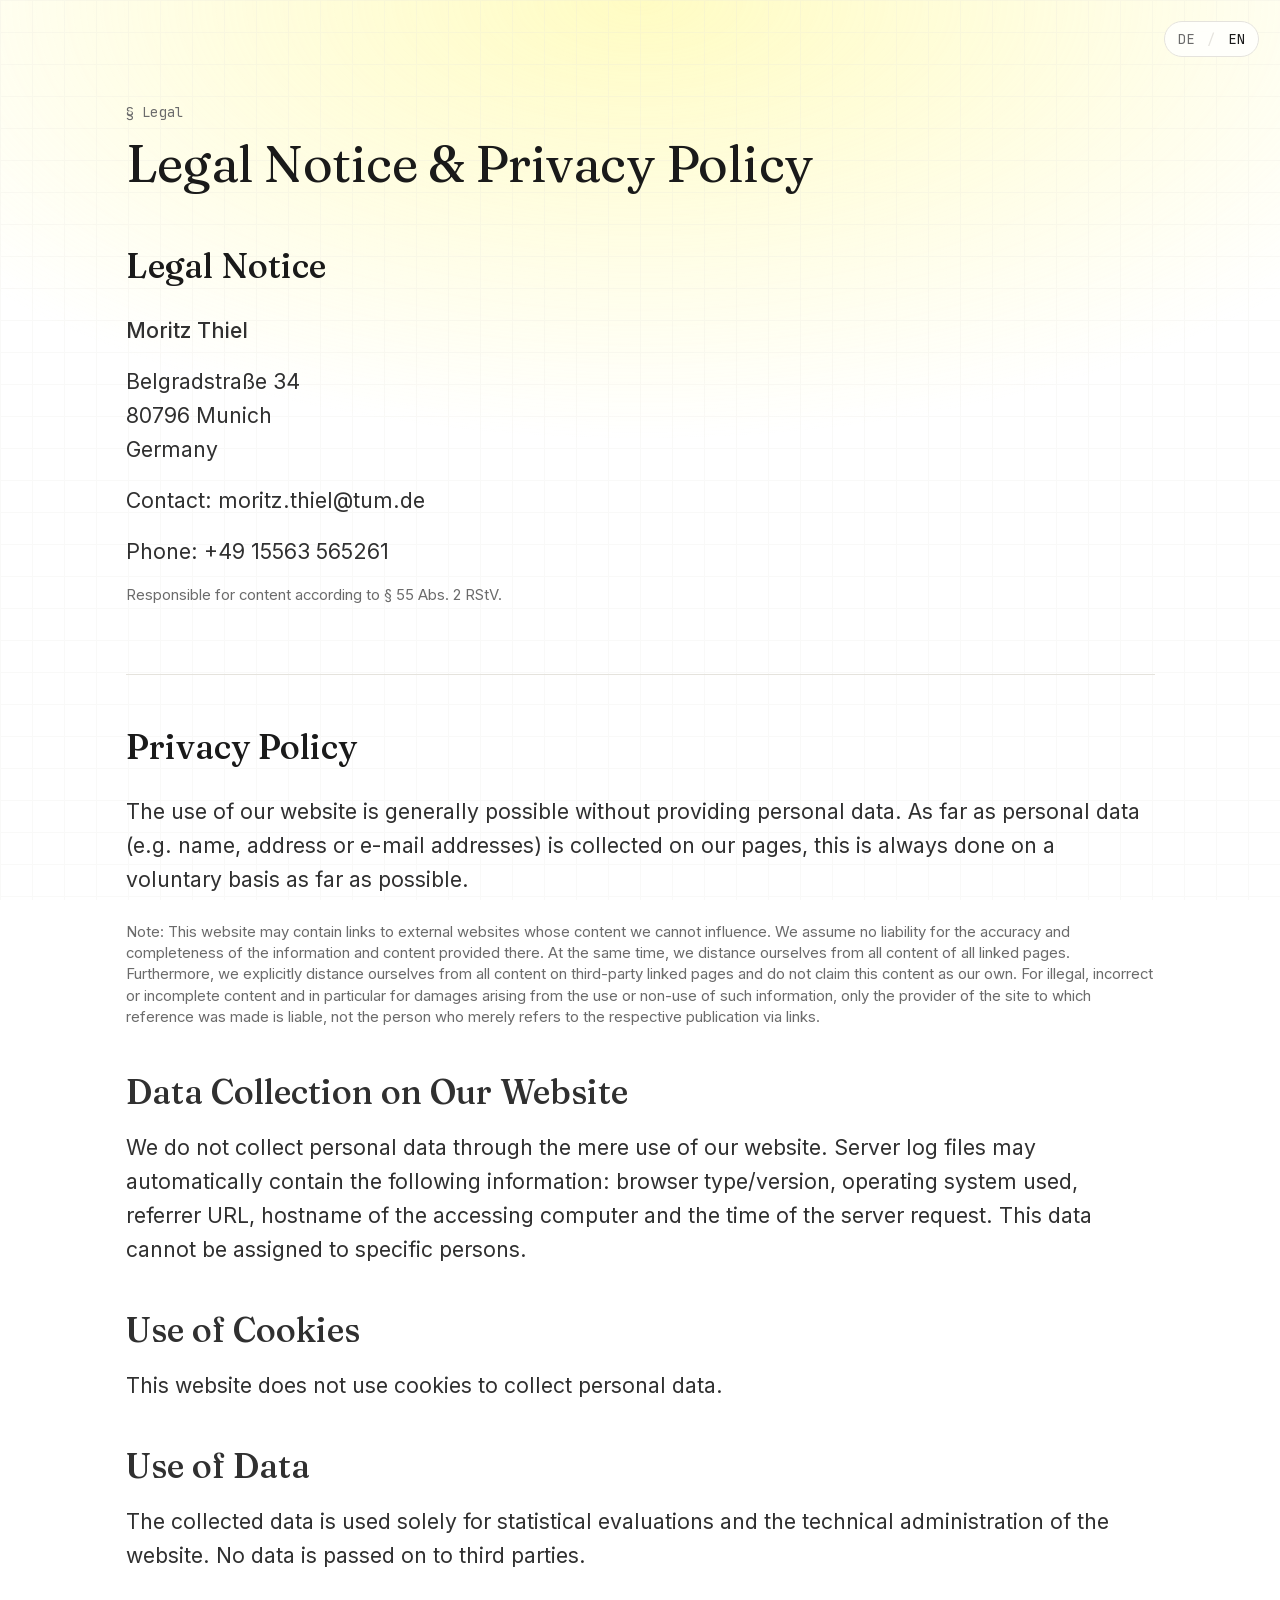
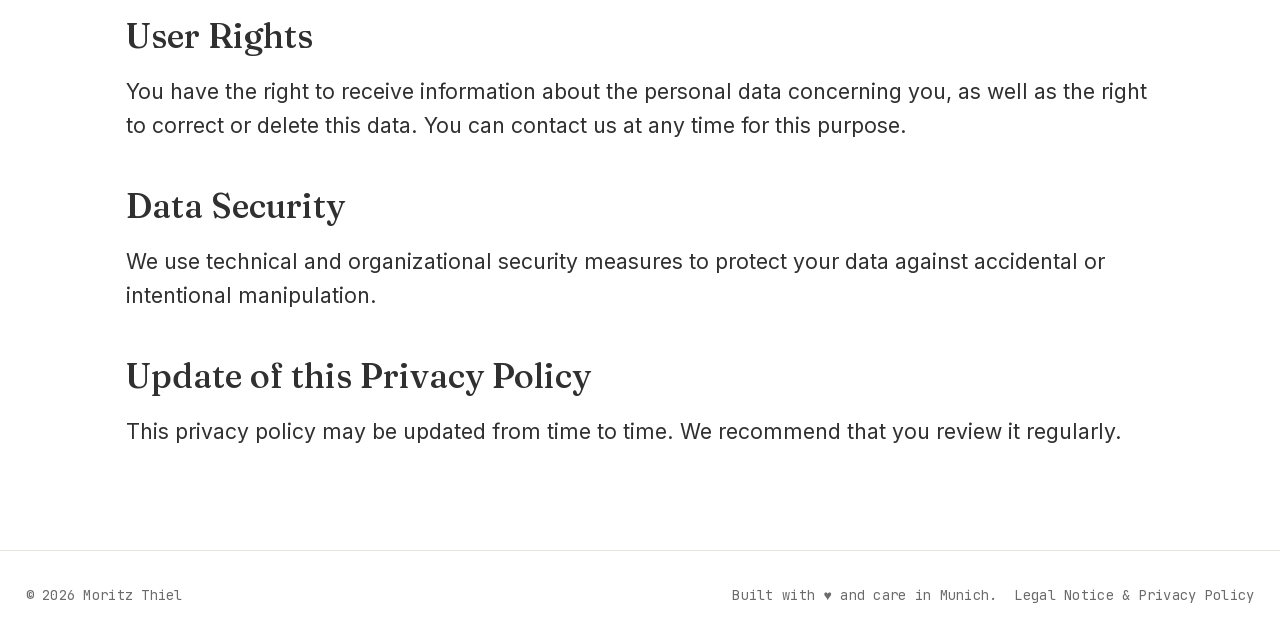
<file: en/legal.html>
<!DOCTYPE html><!--ZIBlwxKakRhrOqynDueOf--><html lang="en" class="__variable_7a34d3 __variable_3eb911 __variable_ecea63"><head><meta charSet="utf-8"/><meta name="viewport" content="width=device-width, initial-scale=1"/><link rel="stylesheet" href="/_next/static/css/e1515af699dd4fcb.css" data-precedence="next"/><link rel="preload" as="script" fetchPriority="low" href="/_next/static/chunks/webpack-2e5c330df83643df.js"/><script src="/_next/static/chunks/4bd1b696-c023c6e3521b1417.js" async=""></script><script src="/_next/static/chunks/255-d47fd57964443afe.js" async=""></script><script src="/_next/static/chunks/main-app-be9add86b44972e7.js" async=""></script><script src="/_next/static/chunks/619-ba102abea3e3d0e4.js" async=""></script><script src="/_next/static/chunks/app/%5Blocale%5D/legal/page-b8a527cca015a0f9.js" async=""></script><script src="/_next/static/chunks/604-8314225c9d02bb41.js" async=""></script><script src="/_next/static/chunks/app/%5Blocale%5D/layout-f8d26d200f02e979.js" async=""></script><title>Moritz Thiel — Physicist, Builder, Fixer of things</title><meta name="description" content="Personal portfolio of Moritz Thiel — projects in physics, electronics, code, and the workshop."/><script src="/_next/static/chunks/polyfills-42372ed130431b0a.js" noModule=""></script></head><body class="relative"><div hidden=""><!--$--><!--/$--></div><div aria-hidden="true" class="pointer-events-none fixed inset-0 z-0"><div class="absolute inset-0" style="background-image:radial-gradient(ellipse 90% 65% at 50% 0%, #FFF991 0%, transparent 75%);opacity:0.55;mix-blend-mode:multiply"></div><div class="absolute inset-0" style="background-image:linear-gradient(to right, #E5E3DD 1px, transparent 1px), linear-gradient(to bottom, #E5E3DD 1px, transparent 1px);background-size:32px 32px;opacity:0.22"></div></div><div class="fixed top-5 right-5 z-50 flex items-center gap-3 text-mono rounded-full border border-hairline px-3 py-1.5" style="background-color:rgba(255, 255, 255, 0.78);backdrop-filter:blur(4px)"><button type="button" class="text-muted hover:text-ink transition-colors">DE</button><span class="text-hairline">/</span><button type="button" class="text-ink" aria-current="true">EN</button></div><main class="relative z-10"><main class="relative w-full px-6 py-16 md:py-24 max-w-[1080px] mx-auto"><div class="w-full"><div class="text-mono text-muted mb-3">§ Legal</div><h1 class="text-h1 mb-12">Legal Notice &amp; Privacy Policy</h1><section class="mb-16"><h2 class="text-h2 mb-6">Legal Notice</h2><div class="space-y-4 text-body-lg text-ink/90"><p class="font-medium">Moritz Thiel</p><div class="whitespace-pre-line"><p>Belgradstraße 34
80796 Munich
Germany</p></div><p>Contact: moritz.thiel@tum.de</p><p>Phone: +49 15563 565261</p><p class="text-sm text-muted">Responsible for content according to § 55 Abs. 2 RStV.</p></div></section><hr class="border-hairline my-12"/><section><h2 class="text-h2 mb-6">Privacy Policy</h2><div class="space-y-6 text-body-lg text-ink/90"><p>The use of our website is generally possible without providing personal data. As far as personal data (e.g. name, address or e-mail addresses) is collected on our pages, this is always done on a voluntary basis as far as possible.</p><p class="text-sm text-muted">Note: This website may contain links to external websites whose content we cannot influence. We assume no liability for the accuracy and completeness of the information and content provided there. At the same time, we distance ourselves from all content of all linked pages. Furthermore, we explicitly distance ourselves from all content on third-party linked pages and do not claim this content as our own. For illegal, incorrect or incomplete content and in particular for damages arising from the use or non-use of such information, only the provider of the site to which reference was made is liable, not the person who merely refers to the respective publication via links.</p><div class="space-y-4"><h3 class="text-h2 text-lg font-medium pt-4">Data Collection on Our Website</h3><p>We do not collect personal data through the mere use of our website. Server log files may automatically contain the following information: browser type/version, operating system used, referrer URL, hostname of the accessing computer and the time of the server request. This data cannot be assigned to specific persons.</p></div><div class="space-y-4"><h3 class="text-h2 text-lg font-medium pt-4">Use of Cookies</h3><p>This website does not use cookies to collect personal data.</p></div><div class="space-y-4"><h3 class="text-h2 text-lg font-medium pt-4">Use of Data</h3><p>The collected data is used solely for statistical evaluations and the technical administration of the website. No data is passed on to third parties.</p></div><div class="space-y-4"><h3 class="text-h2 text-lg font-medium pt-4">User Rights</h3><p>You have the right to receive information about the personal data concerning you, as well as the right to correct or delete this data. You can contact us at any time for this purpose.</p></div><div class="space-y-4"><h3 class="text-h2 text-lg font-medium pt-4">Data Security</h3><p>We use technical and organizational security measures to protect your data against accidental or intentional manipulation.</p></div><div class="space-y-4"><h3 class="text-h2 text-lg font-medium pt-4">Update of this Privacy Policy</h3><p>This privacy policy may be updated from time to time. We recommend that you review it regularly.</p></div></div></section></div></main><footer class="w-full border-t border-hairline"><div class="max-w-[1280px] mx-auto px-6 py-8 flex flex-col md:flex-row items-start md:items-center justify-between gap-4 text-mono text-muted"><span>© 2026 Moritz Thiel</span><div class="flex flex-col md:flex-row items-start md:items-center gap-4"><span>Built with ♥ and care in Munich.</span><a class="link-accent hover:text-accent transition-colors" href="/en/legal">Legal Notice &amp; Privacy Policy</a></div></div></footer><!--$--><!--/$--></main><script src="/_next/static/chunks/webpack-2e5c330df83643df.js" id="_R_" async=""></script><script>(self.__next_f=self.__next_f||[]).push([0])</script><script>self.__next_f.push([1,"1:\"$Sreact.fragment\"\n2:I[9766,[],\"\"]\n3:I[8924,[],\"\"]\n6:I[4431,[],\"OutletBoundary\"]\n8:I[5278,[],\"AsyncMetadataOutlet\"]\na:I[4431,[],\"ViewportBoundary\"]\nc:I[4431,[],\"MetadataBoundary\"]\nd:\"$Sreact.suspense\"\nf:I[7150,[],\"\"]\n:HL[\"/_next/static/css/e1515af699dd4fcb.css\",\"style\"]\n"])</script><script>self.__next_f.push([1,"0:{\"P\":null,\"b\":\"ZIBlwxKakRhrOqynDueOf\",\"p\":\"\",\"c\":[\"\",\"en\",\"legal\"],\"i\":false,\"f\":[[[\"\",{\"children\":[[\"locale\",\"en\",\"d\"],{\"children\":[\"legal\",{\"children\":[\"__PAGE__\",{}]}]}]},\"$undefined\",\"$undefined\",true],[\"\",[\"$\",\"$1\",\"c\",{\"children\":[[[\"$\",\"link\",\"0\",{\"rel\":\"stylesheet\",\"href\":\"/_next/static/css/e1515af699dd4fcb.css\",\"precedence\":\"next\",\"crossOrigin\":\"$undefined\",\"nonce\":\"$undefined\"}]],[\"$\",\"html\",null,{\"lang\":\"en\",\"className\":\"__variable_7a34d3 __variable_3eb911 __variable_ecea63\",\"children\":[\"$\",\"body\",null,{\"className\":\"relative\",\"children\":[\"$\",\"$L2\",null,{\"parallelRouterKey\":\"children\",\"error\":\"$undefined\",\"errorStyles\":\"$undefined\",\"errorScripts\":\"$undefined\",\"template\":[\"$\",\"$L3\",null,{}],\"templateStyles\":\"$undefined\",\"templateScripts\":\"$undefined\",\"notFound\":[[[\"$\",\"title\",null,{\"children\":\"404: This page could not be found.\"}],[\"$\",\"div\",null,{\"style\":{\"fontFamily\":\"system-ui,\\\"Segoe UI\\\",Roboto,Helvetica,Arial,sans-serif,\\\"Apple Color Emoji\\\",\\\"Segoe UI Emoji\\\"\",\"height\":\"100vh\",\"textAlign\":\"center\",\"display\":\"flex\",\"flexDirection\":\"column\",\"alignItems\":\"center\",\"justifyContent\":\"center\"},\"children\":[\"$\",\"div\",null,{\"children\":[[\"$\",\"style\",null,{\"dangerouslySetInnerHTML\":{\"__html\":\"body{color:#000;background:#fff;margin:0}.next-error-h1{border-right:1px solid rgba(0,0,0,.3)}@media (prefers-color-scheme:dark){body{color:#fff;background:#000}.next-error-h1{border-right:1px solid rgba(255,255,255,.3)}}\"}}],[\"$\",\"h1\",null,{\"className\":\"next-error-h1\",\"style\":{\"display\":\"inline-block\",\"margin\":\"0 20px 0 0\",\"padding\":\"0 23px 0 0\",\"fontSize\":24,\"fontWeight\":500,\"verticalAlign\":\"top\",\"lineHeight\":\"49px\"},\"children\":404}],[\"$\",\"div\",null,{\"style\":{\"display\":\"inline-block\"},\"children\":[\"$\",\"h2\",null,{\"style\":{\"fontSize\":14,\"fontWeight\":400,\"lineHeight\":\"49px\",\"margin\":0},\"children\":\"This page could not be found.\"}]}]]}]}]],[]],\"forbidden\":\"$undefined\",\"unauthorized\":\"$undefined\"}]}]}]]}],{\"children\":[[\"locale\",\"en\",\"d\"],[\"$\",\"$1\",\"c\",{\"children\":[null,\"$L4\"]}],{\"children\":[\"legal\",[\"$\",\"$1\",\"c\",{\"children\":[null,[\"$\",\"$L2\",null,{\"parallelRouterKey\":\"children\",\"error\":\"$undefined\",\"errorStyles\":\"$undefined\",\"errorScripts\":\"$undefined\",\"template\":[\"$\",\"$L3\",null,{}],\"templateStyles\":\"$undefined\",\"templateScripts\":\"$undefined\",\"notFound\":\"$undefined\",\"forbidden\":\"$undefined\",\"unauthorized\":\"$undefined\"}]]}],{\"children\":[\"__PAGE__\",[\"$\",\"$1\",\"c\",{\"children\":[\"$L5\",null,[\"$\",\"$L6\",null,{\"children\":[\"$L7\",[\"$\",\"$L8\",null,{\"promise\":\"$@9\"}]]}]]}],{},null,false]},null,false]},null,false]},null,false],[\"$\",\"$1\",\"h\",{\"children\":[null,[[\"$\",\"$La\",null,{\"children\":\"$Lb\"}],null],[\"$\",\"$Lc\",null,{\"children\":[\"$\",\"div\",null,{\"hidden\":true,\"children\":[\"$\",\"$d\",null,{\"fallback\":null,\"children\":\"$Le\"}]}]}]]}],false]],\"m\":\"$undefined\",\"G\":[\"$f\",[]],\"s\":false,\"S\":true}\n"])</script><script>self.__next_f.push([1,"5:[[\"$\",\"main\",null,{\"className\":\"relative w-full px-6 py-16 md:py-24 max-w-[1080px] mx-auto\",\"children\":[\"$\",\"div\",null,{\"className\":\"w-full\",\"children\":[[\"$\",\"div\",null,{\"className\":\"text-mono text-muted mb-3\",\"children\":\"§ Legal\"}],[\"$\",\"h1\",null,{\"className\":\"text-h1 mb-12\",\"children\":\"Legal Notice \u0026 Privacy Policy\"}],[\"$\",\"section\",null,{\"className\":\"mb-16\",\"children\":[[\"$\",\"h2\",null,{\"className\":\"text-h2 mb-6\",\"children\":\"Legal Notice\"}],[\"$\",\"div\",null,{\"className\":\"space-y-4 text-body-lg text-ink/90\",\"children\":[[\"$\",\"p\",null,{\"className\":\"font-medium\",\"children\":\"Moritz Thiel\"}],[\"$\",\"div\",null,{\"className\":\"whitespace-pre-line\",\"children\":[\"$\",\"p\",null,{\"children\":\"Belgradstraße 34\\n80796 Munich\\nGermany\"}]}],[\"$\",\"p\",null,{\"children\":\"Contact: moritz.thiel@tum.de\"}],[\"$\",\"p\",null,{\"children\":\"Phone: +49 15563 565261\"}],[\"$\",\"p\",null,{\"className\":\"text-sm text-muted\",\"children\":\"Responsible for content according to § 55 Abs. 2 RStV.\"}]]}]]}],[\"$\",\"hr\",null,{\"className\":\"border-hairline my-12\"}],[\"$\",\"section\",null,{\"children\":[[\"$\",\"h2\",null,{\"className\":\"text-h2 mb-6\",\"children\":\"Privacy Policy\"}],[\"$\",\"div\",null,{\"className\":\"space-y-6 text-body-lg text-ink/90\",\"children\":[[\"$\",\"p\",null,{\"children\":\"The use of our website is generally possible without providing personal data. As far as personal data (e.g. name, address or e-mail addresses) is collected on our pages, this is always done on a voluntary basis as far as possible.\"}],[\"$\",\"p\",null,{\"className\":\"text-sm text-muted\",\"children\":\"Note: This website may contain links to external websites whose content we cannot influence. We assume no liability for the accuracy and completeness of the information and content provided there. At the same time, we distance ourselves from all content of all linked pages. Furthermore, we explicitly distance ourselves from all content on third-party linked pages and do not claim this content as our own. For illegal, incorrect or incomplete content and in particular for damages arising from the use or non-use of such information, only the provider of the site to which reference was made is liable, not the person who merely refers to the respective publication via links.\"}],[\"$\",\"div\",null,{\"className\":\"space-y-4\",\"children\":[[\"$\",\"h3\",null,{\"className\":\"text-h2 text-lg font-medium pt-4\",\"children\":\"Data Collection on Our Website\"}],[\"$\",\"p\",null,{\"children\":\"We do not collect personal data through the mere use of our website. Server log files may automatically contain the following information: browser type/version, operating system used, referrer URL, hostname of the accessing computer and the time of the server request. This data cannot be assigned to specific persons.\"}]]}],[\"$\",\"div\",null,{\"className\":\"space-y-4\",\"children\":[[\"$\",\"h3\",null,{\"className\":\"text-h2 text-lg font-medium pt-4\",\"children\":\"Use of Cookies\"}],[\"$\",\"p\",null,{\"children\":\"This website does not use cookies to collect personal data.\"}]]}],[\"$\",\"div\",null,{\"className\":\"space-y-4\",\"children\":[[\"$\",\"h3\",null,{\"className\":\"text-h2 text-lg font-medium pt-4\",\"children\":\"Use of Data\"}],[\"$\",\"p\",null,{\"children\":\"The collected data is used solely for statistical evaluations and the technical administration of the website. No data is passed on to third parties.\"}]]}],[\"$\",\"div\",null,{\"className\":\"space-y-4\",\"children\":[[\"$\",\"h3\",null,{\"className\":\"text-h2 text-lg font-medium pt-4\",\"children\":\"User Rights\"}],[\"$\",\"p\",null,{\"children\":\"You have the right to receive information about the personal data concerning you, as well as the right to correct or delete this data. You can contact us at any time for this purpose.\"}]]}],[\"$\",\"div\",null,{\"className\":\"space-y-4\",\"children\":[[\"$\",\"h3\",null,{\"className\":\"text-h2 text-lg font-medium pt-4\",\"children\":\"Data Security\"}],[\"$\",\"p\",null,{\"children\":\"We use technical and organizational security measures to protect your data against accidental or intentional manipulation.\"}]]}],\"$L10\"]}]]}]]}]}],\"$L11\"]\n"])</script><script>self.__next_f.push([1,"10:[\"$\",\"div\",null,{\"className\":\"space-y-4\",\"children\":[[\"$\",\"h3\",null,{\"className\":\"text-h2 text-lg font-medium pt-4\",\"children\":\"Update of this Privacy Policy\"}],[\"$\",\"p\",null,{\"children\":\"This privacy policy may be updated from time to time. We recommend that you review it regularly.\"}]]}]\n"])</script><script>self.__next_f.push([1,"12:I[2619,[\"619\",\"static/chunks/619-ba102abea3e3d0e4.js\",\"195\",\"static/chunks/app/%5Blocale%5D/legal/page-b8a527cca015a0f9.js\"],\"\"]\n11:[\"$\",\"footer\",null,{\"className\":\"w-full border-t border-hairline\",\"children\":[\"$\",\"div\",null,{\"className\":\"max-w-[1280px] mx-auto px-6 py-8 flex flex-col md:flex-row items-start md:items-center justify-between gap-4 text-mono text-muted\",\"children\":[[\"$\",\"span\",null,{\"children\":\"© 2026 Moritz Thiel\"}],[\"$\",\"div\",null,{\"className\":\"flex flex-col md:flex-row items-start md:items-center gap-4\",\"children\":[[\"$\",\"span\",null,{\"children\":\"Built with ♥ and care in Munich.\"}],[\"$\",\"$L12\",null,{\"href\":\"/en/legal\",\"className\":\"link-accent hover:text-accent transition-colors\",\"children\":\"Legal Notice \u0026 Privacy Policy\"}]]}]]}]}]\n"])</script><script>self.__next_f.push([1,"13:I[5084,[\"619\",\"static/chunks/619-ba102abea3e3d0e4.js\",\"604\",\"static/chunks/604-8314225c9d02bb41.js\",\"450\",\"static/chunks/app/%5Blocale%5D/layout-f8d26d200f02e979.js\"],\"default\"]\n"])</script><script>self.__next_f.push([1,"4:[\"$\",\"$L13\",null,{\"locale\":\"en\",\"now\":\"$D2026-07-21T11:25:25.664Z\",\"timeZone\":\"Europe/Berlin\",\"messages\":{\"meta\":{\"title\":\"Moritz Thiel — Physicist, Builder, Fixer of things\",\"description\":\"Personal portfolio of Moritz Thiel — projects in physics, electronics, code, and the workshop.\"},\"hero\":{\"name\":\"Moritz Thiel\",\"tagline\":\"Physicist. Builder. Fixer of things.\",\"scrollCue\":\"scroll\"},\"languageSwitcher\":{\"de\":\"DE\",\"en\":\"EN\"},\"sections\":{\"printer\":{\"number\":\"§ 02\",\"title\":\"Things I've Printed\",\"intro\":\"If you can measure it, you can design it. CAD in the evening, printer overnight, part in hand by morning.\",\"items\":[{\"title\":\"Clock in train station style\",\"description\":\"Inspired by German trains, my role model when it comes to punctuality, a wall clock.\"},{\"title\":\"Coffee grinder adapter\",\"description\":\"The coffee grinder of choice is not compatible with the desired coffee machine? That can be easily fixed.\"},{\"title\":\"Many buttons, mounts, clamps\",\"description\":\"Not every device that breaks something is immediately scrap. A bit of 3D printing and it works again - repairing is important, that's sustainable.\"}]},\"notebook\":{\"number\":\"§ 01\",\"title\":\"About Me\",\"intro\":\"Physicist with a love for laboratories. Studies in Munich and San Diego, research in the lab, fun in figuring out how things work.\",\"items\":[{\"title\":\"Scientific Contributions\",\"items\":[{\"title\":\"Sustainable Aviation Fuel from Sunlight and Air: Progress and Perspectives\",\"description\":\"Upcoming conference contribution to the EASN 16th International conference in Toulouse, 2026.\"},{\"title\":\"SUN-to-LIQUID II: Environmental and Economic Perspectives of Sustainable Aviation Fuel from Sunlight and Air\",\"description\":\"Conference contribution to the EASN 15th International Conference in Madrid, 2025.\"},{\"title\":\"Electrochemical Erosion of Supported Platinum Nanoparticles for the Oxygen Reduction Reaction: Optimization and Upscaling\",\"description\":\"Master's Thesis, Technical University of Munich (TUM), Chair for the Physics of Energy Conversion ans Storage.\"}]},{\"title\":\"Education\",\"description\":\"M.Sc. Physics, Technical University of Munich. Focus: Electrochemistry and computer-based physics.\"},{\"title\":\"Currently\",\"description\":\"Research associate at Bauhaus Luftfahrt e.V., a think tank. Focus: Modeling of chemical and physical processes for the production of renewable fuels.\"},{\"title\":\"Resume\",\"description\":[{\"text\":\"Download resume (PDF)\",\"href\":\"/cv_en.pdf\"}],\"href\":\"/cv_en.pdf\"}]},\"laptop\":{\"number\":\"§ 03\",\"title\":\"Things I've Coded\",\"intro\":\"Mostly Python, sometimes something new, always out of necessity. Vibe-coding has greatly expanded the boundaries of what's possible. Tools that solve smaller problems — not platforms.\",\"items\":[{\"title\":\"Kindle Weather Dashboard\",\"description\":\"Turns my old Kindle into something new. Every hour the current weather report, with a battery life that lasts forever.\"},{\"title\":\"Episode Tracker\",\"description\":\"Collects favorite series in a list, automatically fetches new episodes via API and integrates them when possible. No streaming, just overview.\"},{\"title\":\"Recipe Extractor\",\"description\":\"Script that scrapes cooking recipes from websites and converts them with AI into a uniform, ad-free Markdown format. Lands directly in your own note archive.\"}]},\"raspberry\":{\"number\":\"§ 04\",\"title\":\"Things I've Wired\",\"intro\":\"Started with a soldering iron, ended up at PCBs. More sensors than the apartment really needs.\",\"items\":[{\"title\":\"Daylight alarm clock\",\"description\":\"A Pi Zero, MOSFETs, a speaker and some LED strips. Now getting up in winter is not as hard.\"},{\"title\":\"Zeppelin control\",\"description\":\"A homemade zeppelin of course also needs propulsion and control, otherwise it would just be a better helium balloon. Servos, motors, antenna modules and an Arduino help with that. Fun fact: the DIY remote control can also open the garage door.\"},{\"title\":\"Weather satellite image receiver\",\"description\":\"Small homemade antenna, USB-SDR receiver, a script. Catches weather images directly from orbit, completely without internet or subscription.\"}]},\"globe\":{\"number\":\"§ 05\",\"title\":\"Personal \u0026 Passionate\",\"intro\":\"Beyond the workshop and code, there are things that drive me globally. Ancient stones, fast airplanes, and organizations that make our world a better place.\",\"items\":[{\"title\":\"Exploring ancient ruins\",\"description\":\"From Herculaneum to Delphi to My Son and Gyeongju — following the trail of history and understanding how past civilizations lived and built. Tsqaltubo in Georgia and the Genbaku Dome in Hiroshima also belong to this, ruins of the 20th century.\"},{\"title\":\"Concorde hunting in museums\",\"description\":\"A technical masterpiece that was far ahead of its time. Every time I stand before a Concorde, I feel the pioneer spirit of aviation. Currently at 5/19\"},{\"title\":\"Organizations I support\",\"items\":[{\"title\":\"Wikipedia\",\"description\":\"Free knowledge for everyone. A world without Wikipedia would be a world without quick access to reliable information — essential for education and curiosity.\"},{\"title\":\"GFF – Gesellschaft für Freiheitsrechte\",\"description\":\"Fights for digital fundamental rights in Germany. Without them, there would be less data protection, less transparency, and more government surveillance.\"},{\"title\":\"VSA – Verband der Stipendiaten der FNF\",\"description\":\"Network for responsible leaders. Effective promotion of talent that advances society and science.\"}]}]}},\"contact\":{\"title\":\"Get in Touch\",\"intro\":\"If any of this is reason for a conversation — I'd be glad to hear from you.\",\"emailLabel\":\"Email me\",\"email\":\"moritz.thiel@tum.de\",\"linkedinLabel\":\"LinkedIn\",\"linkedinUrl\":\"https://www.linkedin.com/in/moritz-alexander-thiel/\",\"annotation\":\"preferably by email\"},\"footer\":{\"builtWithCare\":\"Built with ♥ and care in Munich.\",\"copyright\":\"© {year} Moritz Thiel\"},\"legal\":{\"title\":\"Legal Notice \u0026 Privacy Policy\",\"impressum\":{\"heading\":\"Legal Notice\",\"name\":\"Moritz Thiel\",\"address\":\"Belgradstraße 34\\n80796 Munich\\nGermany\",\"contact\":\"Contact: moritz.thiel@tum.de\",\"telephone\":\"Phone: +49 15563 565261\",\"responsible\":\"Responsible for content according to § 55 Abs. 2 RStV.\"},\"datenschutz\":{\"heading\":\"Privacy Policy\",\"disclaimer\":\"Note: This website may contain links to external websites whose content we cannot influence. We assume no liability for the accuracy and completeness of the information and content provided there. At the same time, we distance ourselves from all content of all linked pages. Furthermore, we explicitly distance ourselves from all content on third-party linked pages and do not claim this content as our own. For illegal, incorrect or incomplete content and in particular for damages arising from the use or non-use of such information, only the provider of the site to which reference was made is liable, not the person who merely refers to the respective publication via links.\",\"intro\":\"The use of our website is generally possible without providing personal data. As far as personal data (e.g. name, address or e-mail addresses) is collected on our pages, this is always done on a voluntary basis as far as possible.\",\"dataCollection\":{\"title\":\"Data Collection on Our Website\",\"content\":\"We do not collect personal data through the mere use of our website. Server log files may automatically contain the following information: browser type/version, operating system used, referrer URL, hostname of the accessing computer and the time of the server request. This data cannot be assigned to specific persons.\"},\"cookies\":{\"title\":\"Use of Cookies\",\"content\":\"This website does not use cookies to collect personal data.\"},\"dataUsage\":{\"title\":\"Use of Data\",\"content\":\"The collected data is used solely for statistical evaluations and the technical administration of the website. No data is passed on to third parties.\"},\"userRights\":{\"title\":\"User Rights\",\"content\":\"You have the right to receive information about the personal data concerning you, as well as the right to correct or delete this data. You can contact us at any time for this purpose.\"},\"dataSecurity\":{\"title\":\"Data Security\",\"content\":\"We use technical and organizational security measures to protect your data against accidental or intentional manipulation.\"},\"changes\":{\"title\":\"Update of this Privacy Policy\",\"content\":\"This privacy policy may be updated from time to time. We recommend that you review it regularly.\"}}}},\"children\":[\"$L14\",\"$L15\",\"$L16\",\"$L17\"]}]\n"])</script><script>self.__next_f.push([1,"18:I[4067,[\"619\",\"static/chunks/619-ba102abea3e3d0e4.js\",\"604\",\"static/chunks/604-8314225c9d02bb41.js\",\"450\",\"static/chunks/app/%5Blocale%5D/layout-f8d26d200f02e979.js\"],\"LanguageSwitcher\"]\n19:I[779,[\"619\",\"static/chunks/619-ba102abea3e3d0e4.js\",\"604\",\"static/chunks/604-8314225c9d02bb41.js\",\"450\",\"static/chunks/app/%5Blocale%5D/layout-f8d26d200f02e979.js\"],\"ZoomDebugHUD\"]\n14:[\"$\",\"div\",null,{\"aria-hidden\":true,\"className\":\"pointer-events-none fixed inset-0 z-0\",\"children\":[[\"$\",\"div\",null,{\"className\":\"absolute inset-0\",\"style\":{\"backgroundImage\":\"radial-gradient(ellipse 90% 65% at 50% 0%, #FFF991 0%, transparent 75%)\",\"opacity\":0.55,\"mixBlendMode\":\"multiply\"}}],[\"$\",\"div\",null,{\"className\":\"absolute inset-0\",\"style\":{\"backgroundImage\":\"linear-gradient(to right, #E5E3DD 1px, transparent 1px), linear-gradient(to bottom, #E5E3DD 1px, transparent 1px)\",\"backgroundSize\":\"32px 32px\",\"opacity\":0.22}}]]}]\n15:[\"$\",\"$L18\",null,{}]\n16:[\"$\",\"$L19\",null,{}]\n17:[\"$\",\"main\",null,{\"className\":\"relative z-10\",\"children\":[\"$\",\"$L2\",null,{\"parallelRouterKey\":\"children\",\"error\":\"$undefined\",\"errorStyles\":\"$undefined\",\"errorScripts\":\"$undefined\",\"template\":[\"$\",\"$L3\",null,{}],\"templateStyles\":\"$undefined\",\"templateScripts\":\"$undefined\",\"notFound\":\"$undefined\",\"forbidden\":\"$undefined\",\"unauthorized\":\"$undefined\"}]}]\n"])</script><script>self.__next_f.push([1,"b:[[\"$\",\"meta\",\"0\",{\"charSet\":\"utf-8\"}],[\"$\",\"meta\",\"1\",{\"name\":\"viewport\",\"content\":\"width=device-width, initial-scale=1\"}]]\n7:null\n"])</script><script>self.__next_f.push([1,"9:{\"metadata\":[[\"$\",\"title\",\"0\",{\"children\":\"Moritz Thiel — Physicist, Builder, Fixer of things\"}],[\"$\",\"meta\",\"1\",{\"name\":\"description\",\"content\":\"Personal portfolio of Moritz Thiel — projects in physics, electronics, code, and the workshop.\"}]],\"error\":null,\"digest\":\"$undefined\"}\n"])</script><script>self.__next_f.push([1,"e:\"$9:metadata\"\n"])</script></body></html>
</file>
<file: _next/static/css/e1515af699dd4fcb.css>
@font-face{font-family:Fraunces;font-style:normal;font-weight:300;font-display:swap;src:url(/_next/static/media/fb526027db1fc1ae-s.woff2) format("woff2");unicode-range:u+0102-0103,u+0110-0111,u+0128-0129,u+0168-0169,u+01a0-01a1,u+01af-01b0,u+0300-0301,u+0303-0304,u+0308-0309,u+0323,u+0329,u+1ea0-1ef9,u+20ab}@font-face{font-family:Fraunces;font-style:normal;font-weight:300;font-display:swap;src:url(/_next/static/media/4da3161b738b07dd-s.woff2) format("woff2");unicode-range:u+0100-02ba,u+02bd-02c5,u+02c7-02cc,u+02ce-02d7,u+02dd-02ff,u+0304,u+0308,u+0329,u+1d00-1dbf,u+1e00-1e9f,u+1ef2-1eff,u+2020,u+20a0-20ab,u+20ad-20c0,u+2113,u+2c60-2c7f,u+a720-a7ff}@font-face{font-family:Fraunces;font-style:normal;font-weight:300;font-display:swap;src:url(/_next/static/media/af4bf8399d1aacdf-s.p.woff2) format("woff2");unicode-range:u+00??,u+0131,u+0152-0153,u+02bb-02bc,u+02c6,u+02da,u+02dc,u+0304,u+0308,u+0329,u+2000-206f,u+20ac,u+2122,u+2191,u+2193,u+2212,u+2215,u+feff,u+fffd}@font-face{font-family:Fraunces;font-style:normal;font-weight:400;font-display:swap;src:url(/_next/static/media/fb526027db1fc1ae-s.woff2) format("woff2");unicode-range:u+0102-0103,u+0110-0111,u+0128-0129,u+0168-0169,u+01a0-01a1,u+01af-01b0,u+0300-0301,u+0303-0304,u+0308-0309,u+0323,u+0329,u+1ea0-1ef9,u+20ab}@font-face{font-family:Fraunces;font-style:normal;font-weight:400;font-display:swap;src:url(/_next/static/media/4da3161b738b07dd-s.woff2) format("woff2");unicode-range:u+0100-02ba,u+02bd-02c5,u+02c7-02cc,u+02ce-02d7,u+02dd-02ff,u+0304,u+0308,u+0329,u+1d00-1dbf,u+1e00-1e9f,u+1ef2-1eff,u+2020,u+20a0-20ab,u+20ad-20c0,u+2113,u+2c60-2c7f,u+a720-a7ff}@font-face{font-family:Fraunces;font-style:normal;font-weight:400;font-display:swap;src:url(/_next/static/media/af4bf8399d1aacdf-s.p.woff2) format("woff2");unicode-range:u+00??,u+0131,u+0152-0153,u+02bb-02bc,u+02c6,u+02da,u+02dc,u+0304,u+0308,u+0329,u+2000-206f,u+20ac,u+2122,u+2191,u+2193,u+2212,u+2215,u+feff,u+fffd}@font-face{font-family:Fraunces;font-style:normal;font-weight:500;font-display:swap;src:url(/_next/static/media/fb526027db1fc1ae-s.woff2) format("woff2");unicode-range:u+0102-0103,u+0110-0111,u+0128-0129,u+0168-0169,u+01a0-01a1,u+01af-01b0,u+0300-0301,u+0303-0304,u+0308-0309,u+0323,u+0329,u+1ea0-1ef9,u+20ab}@font-face{font-family:Fraunces;font-style:normal;font-weight:500;font-display:swap;src:url(/_next/static/media/4da3161b738b07dd-s.woff2) format("woff2");unicode-range:u+0100-02ba,u+02bd-02c5,u+02c7-02cc,u+02ce-02d7,u+02dd-02ff,u+0304,u+0308,u+0329,u+1d00-1dbf,u+1e00-1e9f,u+1ef2-1eff,u+2020,u+20a0-20ab,u+20ad-20c0,u+2113,u+2c60-2c7f,u+a720-a7ff}@font-face{font-family:Fraunces;font-style:normal;font-weight:500;font-display:swap;src:url(/_next/static/media/af4bf8399d1aacdf-s.p.woff2) format("woff2");unicode-range:u+00??,u+0131,u+0152-0153,u+02bb-02bc,u+02c6,u+02da,u+02dc,u+0304,u+0308,u+0329,u+2000-206f,u+20ac,u+2122,u+2191,u+2193,u+2212,u+2215,u+feff,u+fffd}@font-face{font-family:Fraunces;font-style:normal;font-weight:600;font-display:swap;src:url(/_next/static/media/fb526027db1fc1ae-s.woff2) format("woff2");unicode-range:u+0102-0103,u+0110-0111,u+0128-0129,u+0168-0169,u+01a0-01a1,u+01af-01b0,u+0300-0301,u+0303-0304,u+0308-0309,u+0323,u+0329,u+1ea0-1ef9,u+20ab}@font-face{font-family:Fraunces;font-style:normal;font-weight:600;font-display:swap;src:url(/_next/static/media/4da3161b738b07dd-s.woff2) format("woff2");unicode-range:u+0100-02ba,u+02bd-02c5,u+02c7-02cc,u+02ce-02d7,u+02dd-02ff,u+0304,u+0308,u+0329,u+1d00-1dbf,u+1e00-1e9f,u+1ef2-1eff,u+2020,u+20a0-20ab,u+20ad-20c0,u+2113,u+2c60-2c7f,u+a720-a7ff}@font-face{font-family:Fraunces;font-style:normal;font-weight:600;font-display:swap;src:url(/_next/static/media/af4bf8399d1aacdf-s.p.woff2) format("woff2");unicode-range:u+00??,u+0131,u+0152-0153,u+02bb-02bc,u+02c6,u+02da,u+02dc,u+0304,u+0308,u+0329,u+2000-206f,u+20ac,u+2122,u+2191,u+2193,u+2212,u+2215,u+feff,u+fffd}@font-face{font-family:Fraunces Fallback;src:local("Times New Roman");ascent-override:84.71%;descent-override:22.09%;line-gap-override:0.00%;size-adjust:115.45%}.__className_7a34d3{font-family:Fraunces,Fraunces Fallback;font-style:normal}.__variable_7a34d3{--font-fraunces:"Fraunces","Fraunces Fallback"}@font-face{font-family:Inter;font-style:normal;font-weight:400;font-display:swap;src:url(/_next/static/media/ba9851c3c22cd980-s.woff2) format("woff2");unicode-range:u+0460-052f,u+1c80-1c8a,u+20b4,u+2de0-2dff,u+a640-a69f,u+fe2e-fe2f}@font-face{font-family:Inter;font-style:normal;font-weight:400;font-display:swap;src:url(/_next/static/media/21350d82a1f187e9-s.woff2) format("woff2");unicode-range:u+0301,u+0400-045f,u+0490-0491,u+04b0-04b1,u+2116}@font-face{font-family:Inter;font-style:normal;font-weight:400;font-display:swap;src:url(/_next/static/media/c5fe6dc8356a8c31-s.woff2) format("woff2");unicode-range:u+1f??}@font-face{font-family:Inter;font-style:normal;font-weight:400;font-display:swap;src:url(/_next/static/media/19cfc7226ec3afaa-s.woff2) format("woff2");unicode-range:u+0370-0377,u+037a-037f,u+0384-038a,u+038c,u+038e-03a1,u+03a3-03ff}@font-face{font-family:Inter;font-style:normal;font-weight:400;font-display:swap;src:url(/_next/static/media/df0a9ae256c0569c-s.woff2) format("woff2");unicode-range:u+0102-0103,u+0110-0111,u+0128-0129,u+0168-0169,u+01a0-01a1,u+01af-01b0,u+0300-0301,u+0303-0304,u+0308-0309,u+0323,u+0329,u+1ea0-1ef9,u+20ab}@font-face{font-family:Inter;font-style:normal;font-weight:400;font-display:swap;src:url(/_next/static/media/8e9860b6e62d6359-s.woff2) format("woff2");unicode-range:u+0100-02ba,u+02bd-02c5,u+02c7-02cc,u+02ce-02d7,u+02dd-02ff,u+0304,u+0308,u+0329,u+1d00-1dbf,u+1e00-1e9f,u+1ef2-1eff,u+2020,u+20a0-20ab,u+20ad-20c0,u+2113,u+2c60-2c7f,u+a720-a7ff}@font-face{font-family:Inter;font-style:normal;font-weight:400;font-display:swap;src:url(/_next/static/media/e4af272ccee01ff0-s.p.woff2) format("woff2");unicode-range:u+00??,u+0131,u+0152-0153,u+02bb-02bc,u+02c6,u+02da,u+02dc,u+0304,u+0308,u+0329,u+2000-206f,u+20ac,u+2122,u+2191,u+2193,u+2212,u+2215,u+feff,u+fffd}@font-face{font-family:Inter;font-style:normal;font-weight:500;font-display:swap;src:url(/_next/static/media/ba9851c3c22cd980-s.woff2) format("woff2");unicode-range:u+0460-052f,u+1c80-1c8a,u+20b4,u+2de0-2dff,u+a640-a69f,u+fe2e-fe2f}@font-face{font-family:Inter;font-style:normal;font-weight:500;font-display:swap;src:url(/_next/static/media/21350d82a1f187e9-s.woff2) format("woff2");unicode-range:u+0301,u+0400-045f,u+0490-0491,u+04b0-04b1,u+2116}@font-face{font-family:Inter;font-style:normal;font-weight:500;font-display:swap;src:url(/_next/static/media/c5fe6dc8356a8c31-s.woff2) format("woff2");unicode-range:u+1f??}@font-face{font-family:Inter;font-style:normal;font-weight:500;font-display:swap;src:url(/_next/static/media/19cfc7226ec3afaa-s.woff2) format("woff2");unicode-range:u+0370-0377,u+037a-037f,u+0384-038a,u+038c,u+038e-03a1,u+03a3-03ff}@font-face{font-family:Inter;font-style:normal;font-weight:500;font-display:swap;src:url(/_next/static/media/df0a9ae256c0569c-s.woff2) format("woff2");unicode-range:u+0102-0103,u+0110-0111,u+0128-0129,u+0168-0169,u+01a0-01a1,u+01af-01b0,u+0300-0301,u+0303-0304,u+0308-0309,u+0323,u+0329,u+1ea0-1ef9,u+20ab}@font-face{font-family:Inter;font-style:normal;font-weight:500;font-display:swap;src:url(/_next/static/media/8e9860b6e62d6359-s.woff2) format("woff2");unicode-range:u+0100-02ba,u+02bd-02c5,u+02c7-02cc,u+02ce-02d7,u+02dd-02ff,u+0304,u+0308,u+0329,u+1d00-1dbf,u+1e00-1e9f,u+1ef2-1eff,u+2020,u+20a0-20ab,u+20ad-20c0,u+2113,u+2c60-2c7f,u+a720-a7ff}@font-face{font-family:Inter;font-style:normal;font-weight:500;font-display:swap;src:url(/_next/static/media/e4af272ccee01ff0-s.p.woff2) format("woff2");unicode-range:u+00??,u+0131,u+0152-0153,u+02bb-02bc,u+02c6,u+02da,u+02dc,u+0304,u+0308,u+0329,u+2000-206f,u+20ac,u+2122,u+2191,u+2193,u+2212,u+2215,u+feff,u+fffd}@font-face{font-family:Inter Fallback;src:local("Arial");ascent-override:90.44%;descent-override:22.52%;line-gap-override:0.00%;size-adjust:107.12%}.__className_3eb911{font-family:Inter,Inter Fallback;font-style:normal}.__variable_3eb911{--font-inter:"Inter","Inter Fallback"}@font-face{font-family:JetBrains Mono;font-style:normal;font-weight:400;font-display:swap;src:url(/_next/static/media/2f186ab49059fbbb-s.woff2) format("woff2");unicode-range:u+0460-052f,u+1c80-1c8a,u+20b4,u+2de0-2dff,u+a640-a69f,u+fe2e-fe2f}@font-face{font-family:JetBrains Mono;font-style:normal;font-weight:400;font-display:swap;src:url(/_next/static/media/7be269dd6123b082-s.woff2) format("woff2");unicode-range:u+0301,u+0400-045f,u+0490-0491,u+04b0-04b1,u+2116}@font-face{font-family:JetBrains Mono;font-style:normal;font-weight:400;font-display:swap;src:url(/_next/static/media/db5568a2cfd831e2-s.woff2) format("woff2");unicode-range:u+0370-0377,u+037a-037f,u+0384-038a,u+038c,u+038e-03a1,u+03a3-03ff}@font-face{font-family:JetBrains Mono;font-style:normal;font-weight:400;font-display:swap;src:url(/_next/static/media/6760c1b492207d80-s.woff2) format("woff2");unicode-range:u+0102-0103,u+0110-0111,u+0128-0129,u+0168-0169,u+01a0-01a1,u+01af-01b0,u+0300-0301,u+0303-0304,u+0308-0309,u+0323,u+0329,u+1ea0-1ef9,u+20ab}@font-face{font-family:JetBrains Mono;font-style:normal;font-weight:400;font-display:swap;src:url(/_next/static/media/1f424c9580f97313-s.woff2) format("woff2");unicode-range:u+0100-02ba,u+02bd-02c5,u+02c7-02cc,u+02ce-02d7,u+02dd-02ff,u+0304,u+0308,u+0329,u+1d00-1dbf,u+1e00-1e9f,u+1ef2-1eff,u+2020,u+20a0-20ab,u+20ad-20c0,u+2113,u+2c60-2c7f,u+a720-a7ff}@font-face{font-family:JetBrains Mono;font-style:normal;font-weight:400;font-display:swap;src:url(/_next/static/media/427e4a37d3642943-s.p.woff2) format("woff2");unicode-range:u+00??,u+0131,u+0152-0153,u+02bb-02bc,u+02c6,u+02da,u+02dc,u+0304,u+0308,u+0329,u+2000-206f,u+20ac,u+2122,u+2191,u+2193,u+2212,u+2215,u+feff,u+fffd}@font-face{font-family:JetBrains Mono Fallback;src:local("Arial");ascent-override:75.79%;descent-override:22.29%;line-gap-override:0.00%;size-adjust:134.59%}.__className_ecea63{font-family:JetBrains Mono,JetBrains Mono Fallback;font-weight:400;font-style:normal}.__variable_ecea63{--font-jetbrains-mono:"JetBrains Mono","JetBrains Mono Fallback"}

/*! tailwindcss v4.3.0 | MIT License | https://tailwindcss.com */@layer properties{@supports (((-webkit-hyphens:none)) and (not (margin-trim:inline))) or ((-moz-orient:inline) and (not (color:rgb(from red r g b)))){*,::backdrop,:after,:before{--tw-translate-x:0;--tw-translate-y:0;--tw-translate-z:0;--tw-rotate-x:initial;--tw-rotate-y:initial;--tw-rotate-z:initial;--tw-skew-x:initial;--tw-skew-y:initial;--tw-space-y-reverse:0;--tw-border-style:solid;--tw-leading:initial;--tw-font-weight:initial}}}@layer theme{:host,:root{--font-sans:ui-sans-serif,system-ui,sans-serif,"Apple Color Emoji","Segoe UI Emoji","Segoe UI Symbol","Noto Color Emoji";--font-mono:var(--font-jetbrains-mono),ui-monospace,monospace;--color-gray-600:oklch(44.6% .03 256.802);--spacing:.25rem;--container-xs:20rem;--text-sm:.875rem;--text-sm--line-height:calc(1.25 / .875);--text-lg:1.125rem;--text-lg--line-height:calc(1.75 / 1.125);--font-weight-medium:500;--radius-md:.375rem;--default-transition-duration:.15s;--default-transition-timing-function:cubic-bezier(.4,0,.2,1);--default-font-family:var(--font-sans);--default-mono-font-family:var(--font-mono);--color-ink:#1a1a1a;--color-paper:#fff;--color-accent:#c8302c;--color-muted:#6b6b6b;--color-hairline:#e5e3dd;--font-display:var(--font-fraunces),serif;--font-body:var(--font-inter),system-ui,sans-serif}}@layer base{*,::backdrop,:after,:before{box-sizing:border-box;border:0 solid;margin:0;padding:0}::file-selector-button{box-sizing:border-box;border:0 solid;margin:0;padding:0}:host,html{-webkit-text-size-adjust:100%;tab-size:4;line-height:1.5;font-family:var(--default-font-family,ui-sans-serif,system-ui,sans-serif,"Apple Color Emoji","Segoe UI Emoji","Segoe UI Symbol","Noto Color Emoji");font-feature-settings:var(--default-font-feature-settings,normal);font-variation-settings:var(--default-font-variation-settings,normal);-webkit-tap-highlight-color:transparent}hr{height:0;color:inherit;border-top-width:1px}abbr:where([title]){-webkit-text-decoration:underline dotted;text-decoration:underline dotted}h1,h2,h3,h4,h5,h6{font-size:inherit;font-weight:inherit}a{color:inherit;-webkit-text-decoration:inherit;text-decoration:inherit}b,strong{font-weight:bolder}code,kbd,pre,samp{font-family:var(--default-mono-font-family,ui-monospace,SFMono-Regular,Menlo,Monaco,Consolas,"Liberation Mono","Courier New",monospace);font-feature-settings:var(--default-mono-font-feature-settings,normal);font-variation-settings:var(--default-mono-font-variation-settings,normal);font-size:1em}small{font-size:80%}sub,sup{vertical-align:baseline;font-size:75%;line-height:0;position:relative}sub{bottom:-.25em}sup{top:-.5em}table{text-indent:0;border-color:inherit;border-collapse:collapse}:-moz-focusring{outline:auto}progress{vertical-align:baseline}summary{display:list-item}menu,ol,ul{list-style:none}audio,canvas,embed,iframe,img,object,svg,video{vertical-align:middle;display:block}img,video{max-width:100%;height:auto}button,input,optgroup,select,textarea{font:inherit;font-feature-settings:inherit;font-variation-settings:inherit;letter-spacing:inherit;color:inherit;opacity:1;background-color:#0000;border-radius:0}::file-selector-button{font:inherit;font-feature-settings:inherit;font-variation-settings:inherit;letter-spacing:inherit;color:inherit;opacity:1;background-color:#0000;border-radius:0}:where(select:is([multiple],[size])) optgroup{font-weight:bolder}:where(select:is([multiple],[size])) optgroup option{padding-inline-start:20px}::file-selector-button{margin-inline-end:4px}::placeholder{opacity:1}@supports (not ((-webkit-appearance:-apple-pay-button))) or (contain-intrinsic-size:1px){::placeholder{color:currentColor}@supports (color:color-mix(in lab,red,red)){::placeholder{color:color-mix(in oklab,currentcolor 50%,transparent)}}}textarea{resize:vertical}::-webkit-search-decoration{-webkit-appearance:none}::-webkit-date-and-time-value{min-height:1lh;text-align:inherit}::-webkit-datetime-edit{display:inline-flex}::-webkit-datetime-edit-fields-wrapper{padding:0}::-webkit-datetime-edit,::-webkit-datetime-edit-year-field{padding-block:0}::-webkit-datetime-edit-day-field,::-webkit-datetime-edit-month-field{padding-block:0}::-webkit-datetime-edit-hour-field,::-webkit-datetime-edit-minute-field{padding-block:0}::-webkit-datetime-edit-millisecond-field,::-webkit-datetime-edit-second-field{padding-block:0}::-webkit-datetime-edit-meridiem-field{padding-block:0}::-webkit-calendar-picker-indicator{line-height:1}:-moz-ui-invalid{box-shadow:none}button,input:where([type=button],[type=reset],[type=submit]){appearance:button}::file-selector-button{appearance:button}::-webkit-inner-spin-button,::-webkit-outer-spin-button{height:auto}[hidden]:where(:not([hidden=until-found])){display:none!important}}@layer components;@layer utilities{.pointer-events-none{pointer-events:none}.collapse{visibility:collapse}.visible{visibility:visible}.absolute{position:absolute}.fixed{position:fixed}.relative{position:relative}.static{position:static}.inset-0{inset:calc(var(--spacing) * 0)}.top-0{top:calc(var(--spacing) * 0)}.top-5{top:calc(var(--spacing) * 5)}.top-6{top:calc(var(--spacing) * 6)}.right-5{right:calc(var(--spacing) * 5)}.bottom-0{bottom:calc(var(--spacing) * 0)}.bottom-10{bottom:calc(var(--spacing) * 10)}.left-0{left:calc(var(--spacing) * 0)}.left-1\/2{left:50%}.left-6{left:calc(var(--spacing) * 6)}.z-0{z-index:0}.z-10{z-index:10}.z-20{z-index:20}.z-30{z-index:30}.z-40{z-index:40}.z-50{z-index:50}.mx-auto{margin-inline:auto}.my-12{margin-block:calc(var(--spacing) * 12)}.mt-1{margin-top:calc(var(--spacing) * 1)}.mt-2{margin-top:calc(var(--spacing) * 2)}.mt-3{margin-top:calc(var(--spacing) * 3)}.mt-4{margin-top:calc(var(--spacing) * 4)}.mb-1{margin-bottom:calc(var(--spacing) * 1)}.mb-2{margin-bottom:calc(var(--spacing) * 2)}.mb-3{margin-bottom:calc(var(--spacing) * 3)}.mb-4{margin-bottom:calc(var(--spacing) * 4)}.mb-6{margin-bottom:calc(var(--spacing) * 6)}.mb-7{margin-bottom:calc(var(--spacing) * 7)}.mb-8{margin-bottom:calc(var(--spacing) * 8)}.mb-10{margin-bottom:calc(var(--spacing) * 10)}.mb-12{margin-bottom:calc(var(--spacing) * 12)}.mb-16{margin-bottom:calc(var(--spacing) * 16)}.ml-4{margin-left:calc(var(--spacing) * 4)}.block{display:block}.flex{display:flex}.grid{display:grid}.hidden{display:none}.table{display:table}.aspect-\[3\/2\]{aspect-ratio:3/2}.aspect-\[16\/10\]{aspect-ratio:16/10}.h-\[250px\]{height:250px}.h-full{height:100%}.h-screen{height:100vh}.min-h-0{min-height:calc(var(--spacing) * 0)}.min-h-screen{min-height:100vh}.w-\[38\%\]{width:38%}.w-\[200px\]{width:200px}.w-fit{width:fit-content}.w-full{width:100%}.max-w-\[440px\]{max-width:440px}.max-w-\[560px\]{max-width:560px}.max-w-\[720px\]{max-width:720px}.max-w-\[820px\]{max-width:820px}.max-w-\[1080px\]{max-width:1080px}.max-w-\[1100px\]{max-width:1100px}.max-w-\[1280px\]{max-width:1280px}.max-w-xs{max-width:var(--container-xs)}.flex-1{flex:1}.shrink{flex-shrink:1}.shrink-0{flex-shrink:0}.-translate-x-1\/2{--tw-translate-x:calc(calc(1 / 2 * 100%) * -1);translate:var(--tw-translate-x) var(--tw-translate-y)}.transform{transform:var(--tw-rotate-x,) var(--tw-rotate-y,) var(--tw-rotate-z,) var(--tw-skew-x,) var(--tw-skew-y,)}.animate-\[scroll-cue_2s_ease-in-out_infinite\]{animation:scroll-cue 2s ease-in-out infinite}.resize{resize:both}.grid-cols-1{grid-template-columns:repeat(1,minmax(0,1fr))}.flex-col{flex-direction:column}.items-center{align-items:center}.items-start{align-items:flex-start}.justify-between{justify-content:space-between}.justify-center{justify-content:center}.gap-0\.5{gap:calc(var(--spacing) * .5)}.gap-1{gap:calc(var(--spacing) * 1)}.gap-2{gap:calc(var(--spacing) * 2)}.gap-3{gap:calc(var(--spacing) * 3)}.gap-4{gap:calc(var(--spacing) * 4)}.gap-6{gap:calc(var(--spacing) * 6)}.gap-12{gap:calc(var(--spacing) * 12)}:where(.space-y-4>:not(:last-child)){--tw-space-y-reverse:0;margin-block-start:calc(calc(var(--spacing) * 4) * var(--tw-space-y-reverse));margin-block-end:calc(calc(var(--spacing) * 4) * calc(1 - var(--tw-space-y-reverse)))}:where(.space-y-6>:not(:last-child)){--tw-space-y-reverse:0;margin-block-start:calc(calc(var(--spacing) * 6) * var(--tw-space-y-reverse));margin-block-end:calc(calc(var(--spacing) * 6) * calc(1 - var(--tw-space-y-reverse)))}.overflow-hidden{overflow:hidden}.overflow-visible{overflow:visible}.rounded-full{border-radius:3.40282e+38px}.rounded-md{border-radius:var(--radius-md)}.border{border-style:var(--tw-border-style);border-width:1px}.border-t{border-top-style:var(--tw-border-style);border-top-width:1px}.border-hairline{border-color:var(--color-hairline)}.bg-paper\/90{background-color:#ffffffe6}@supports (color:color-mix(in lab,red,red)){.bg-paper\/90{background-color:color-mix(in oklab,var(--color-paper) 90%,transparent)}}.object-contain{object-fit:contain}.p-3{padding:calc(var(--spacing) * 3)}.px-3{padding-inline:calc(var(--spacing) * 3)}.px-6{padding-inline:calc(var(--spacing) * 6)}.py-1\.5{padding-block:calc(var(--spacing) * 1.5)}.py-8{padding-block:calc(var(--spacing) * 8)}.py-16{padding-block:calc(var(--spacing) * 16)}.pt-2{padding-top:calc(var(--spacing) * 2)}.pt-4{padding-top:calc(var(--spacing) * 4)}.pt-\[10vh\]{padding-top:10vh}.pt-\[12vh\]{padding-top:12vh}.pr-8{padding-right:calc(var(--spacing) * 8)}.pb-\[14vh\]{padding-bottom:14vh}.pl-12{padding-left:calc(var(--spacing) * 12)}.text-center{text-align:center}.text-lg{font-size:var(--text-lg);line-height:var(--tw-leading,var(--text-lg--line-height))}.text-sm{font-size:var(--text-sm);line-height:var(--tw-leading,var(--text-sm--line-height))}.text-\[0\.875rem\]{font-size:.875rem}.text-\[0\.8125rem\]{font-size:.8125rem}.text-\[0\.9375rem\]{font-size:.9375rem}.text-\[1\.0625rem\]{font-size:1.0625rem}.leading-\[1\.6\]{--tw-leading:1.6;line-height:1.6}.font-medium{--tw-font-weight:var(--font-weight-medium);font-weight:var(--font-weight-medium)}.whitespace-pre-line{white-space:pre-line}.text-accent{color:var(--color-accent)}.text-gray-600{color:var(--color-gray-600)}.text-hairline{color:var(--color-hairline)}.text-ink{color:var(--color-ink)}.text-ink\/90{color:#1a1a1ae6}@supports (color:color-mix(in lab,red,red)){.text-ink\/90{color:color-mix(in oklab,var(--color-ink) 90%,transparent)}}.text-muted{color:var(--color-muted)}.transition-colors{transition-property:color,background-color,border-color,outline-color,text-decoration-color,fill,stroke,--tw-gradient-from,--tw-gradient-via,--tw-gradient-to;transition-timing-function:var(--tw-ease,var(--default-transition-timing-function));transition-duration:var(--tw-duration,var(--default-transition-duration))}@media (hover:hover){.hover\:text-accent:hover{color:var(--color-accent)}.hover\:text-ink:hover{color:var(--color-ink)}}@media (min-width:48rem){.md\:mx-0{margin-inline:calc(var(--spacing) * 0)}.md\:mt-8{margin-top:calc(var(--spacing) * 8)}.md\:h-\[325px\]{height:325px}.md\:w-\[260px\]{width:260px}.md\:grid-cols-\[1fr_auto\]{grid-template-columns:1fr auto}.md\:flex-row{flex-direction:row}.md\:items-center{align-items:center}.md\:gap-20{gap:calc(var(--spacing) * 20)}.md\:py-24{padding-block:calc(var(--spacing) * 24)}.md\:py-32{padding-block:calc(var(--spacing) * 32)}.md\:pt-\[12vh\]{padding-top:12vh}}@media (min-width:64rem){.lg\:block{display:block}.lg\:hidden{display:none}}@media (min-width:80rem){.xl\:pr-10{padding-right:calc(var(--spacing) * 10)}.xl\:pl-20{padding-left:calc(var(--spacing) * 20)}}}body,html{background:var(--color-paper);color:var(--color-ink);font-family:var(--font-body);-webkit-font-smoothing:antialiased;font-size:17px;line-height:1.65}:focus-visible{outline:2px solid var(--color-accent);outline-offset:3px}.text-display{letter-spacing:-.02em;font-size:4.5rem;line-height:1.05}.text-display,.text-h1{font-family:var(--font-display);font-weight:400}.text-h1{letter-spacing:-.01em;font-size:3rem;line-height:1.15}.text-h2{font-family:var(--font-display);font-size:2rem;font-weight:500;line-height:1.25}.text-body-lg{font-size:1.25rem;line-height:1.6}.text-caption{color:var(--color-muted);font-size:.875rem;line-height:1.5}.text-mono{font-family:var(--font-mono);letter-spacing:.02em;font-size:.8125rem;line-height:1.5}@media (max-width:768px){.text-display{font-size:3rem}.text-h1{font-size:2.25rem}.text-h2{font-size:1.5rem}.text-body-lg{font-size:1.125rem}}.link-accent{color:inherit;background-image:linear-gradient(transparent calc(100% - 2px),var(--color-accent) calc(100% - 2px));background-repeat:no-repeat;background-size:0 100%;text-decoration:none;transition:background-size .4s cubic-bezier(.65,0,.35,1);position:relative}.link-accent:focus-visible,.link-accent:hover{background-size:100% 100%}@media (prefers-reduced-motion:reduce){*,:after,:before{scroll-behavior:auto!important;transition-duration:.01ms!important;animation-duration:.01ms!important;animation-iteration-count:1!important}}@property --tw-translate-x{syntax:"*";inherits:false;initial-value:0}@property --tw-translate-y{syntax:"*";inherits:false;initial-value:0}@property --tw-translate-z{syntax:"*";inherits:false;initial-value:0}@property --tw-rotate-x{syntax:"*";inherits:false}@property --tw-rotate-y{syntax:"*";inherits:false}@property --tw-rotate-z{syntax:"*";inherits:false}@property --tw-skew-x{syntax:"*";inherits:false}@property --tw-skew-y{syntax:"*";inherits:false}@property --tw-space-y-reverse{syntax:"*";inherits:false;initial-value:0}@property --tw-border-style{syntax:"*";inherits:false;initial-value:solid}@property --tw-leading{syntax:"*";inherits:false}@property --tw-font-weight{syntax:"*";inherits:false}
</file>
